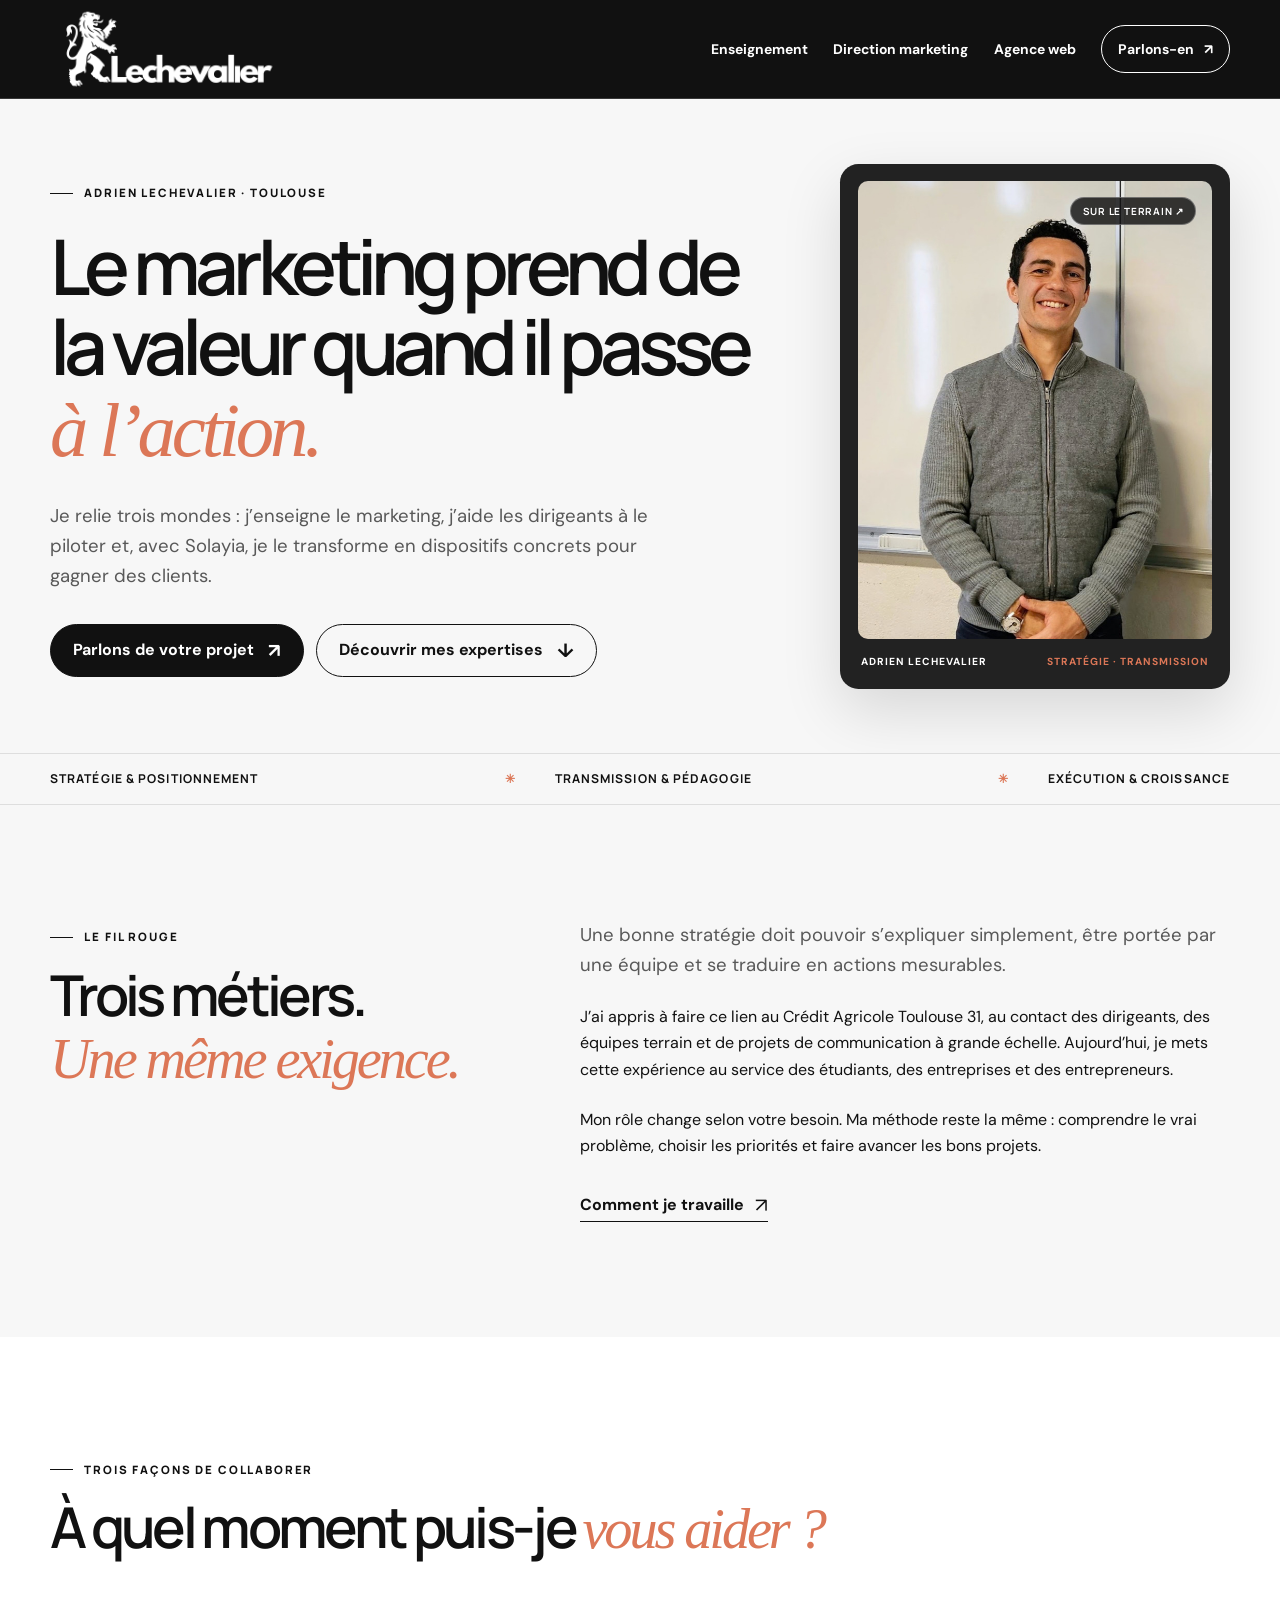
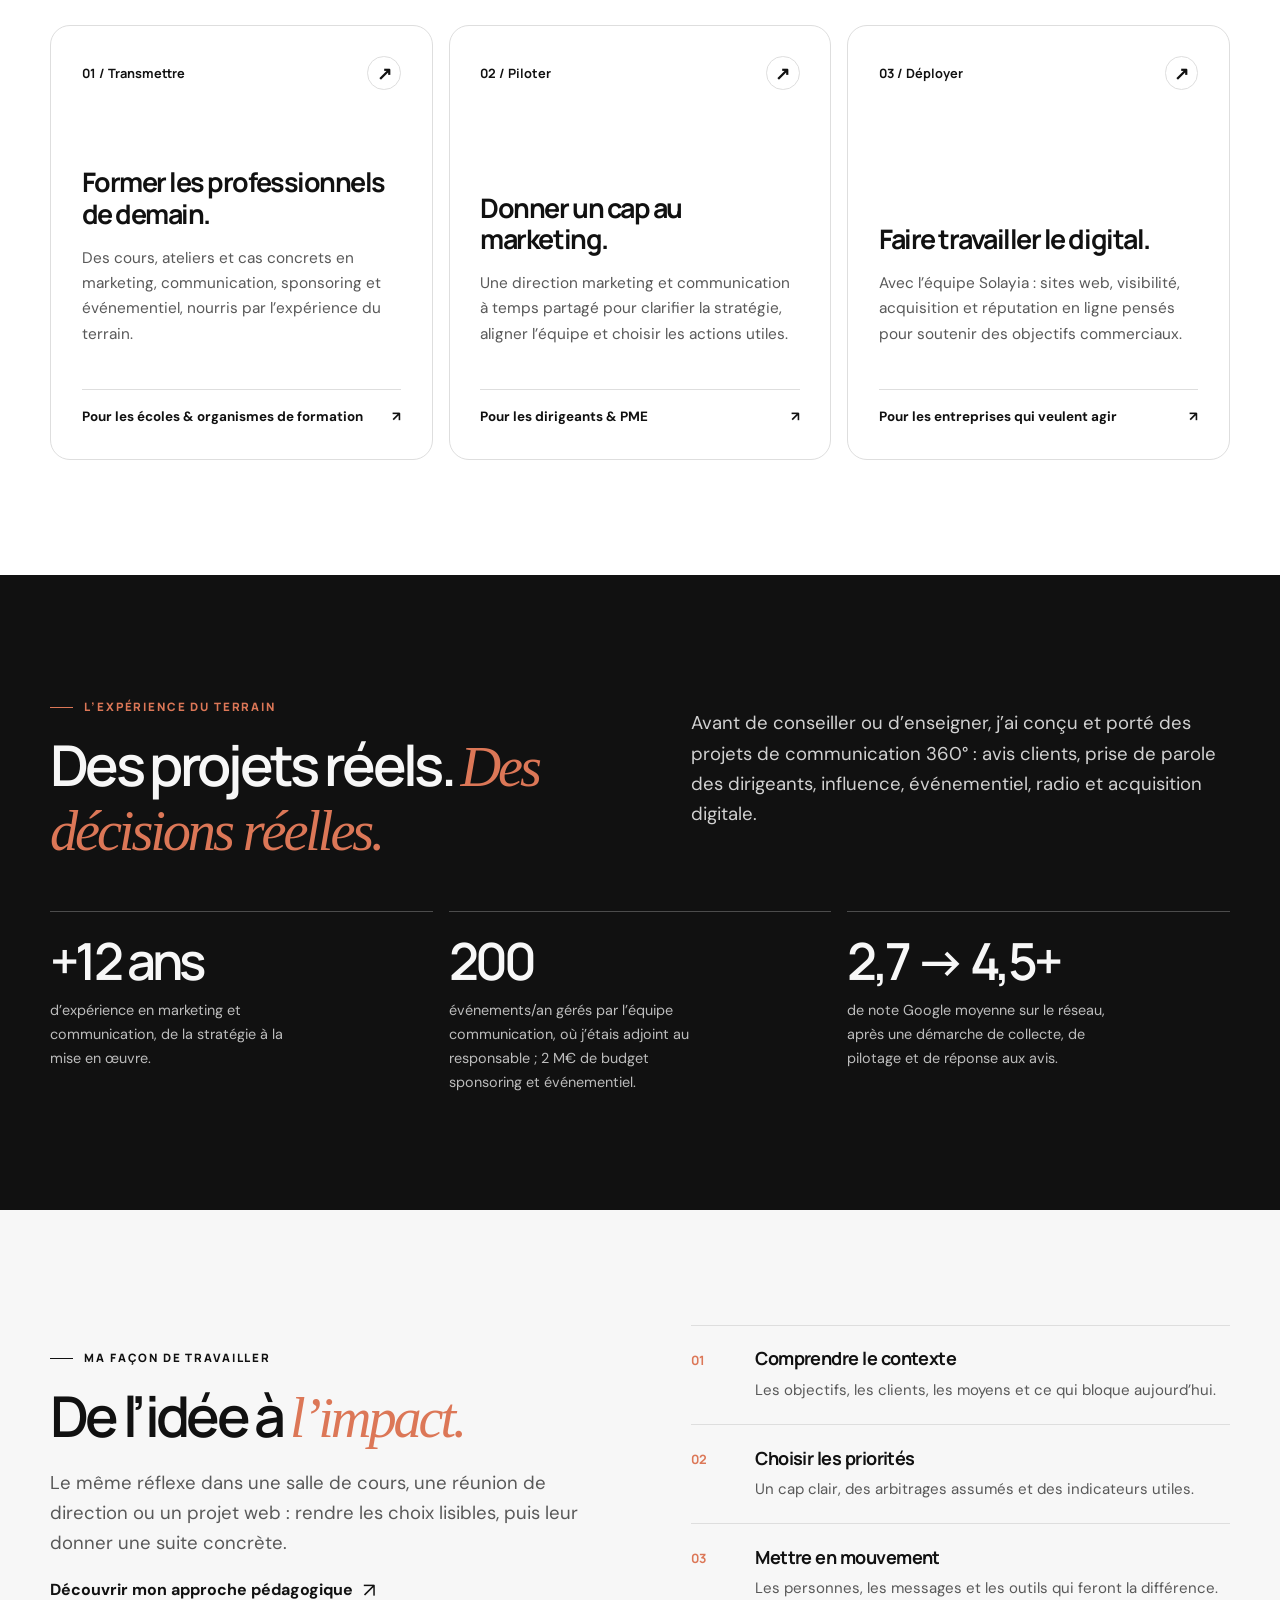
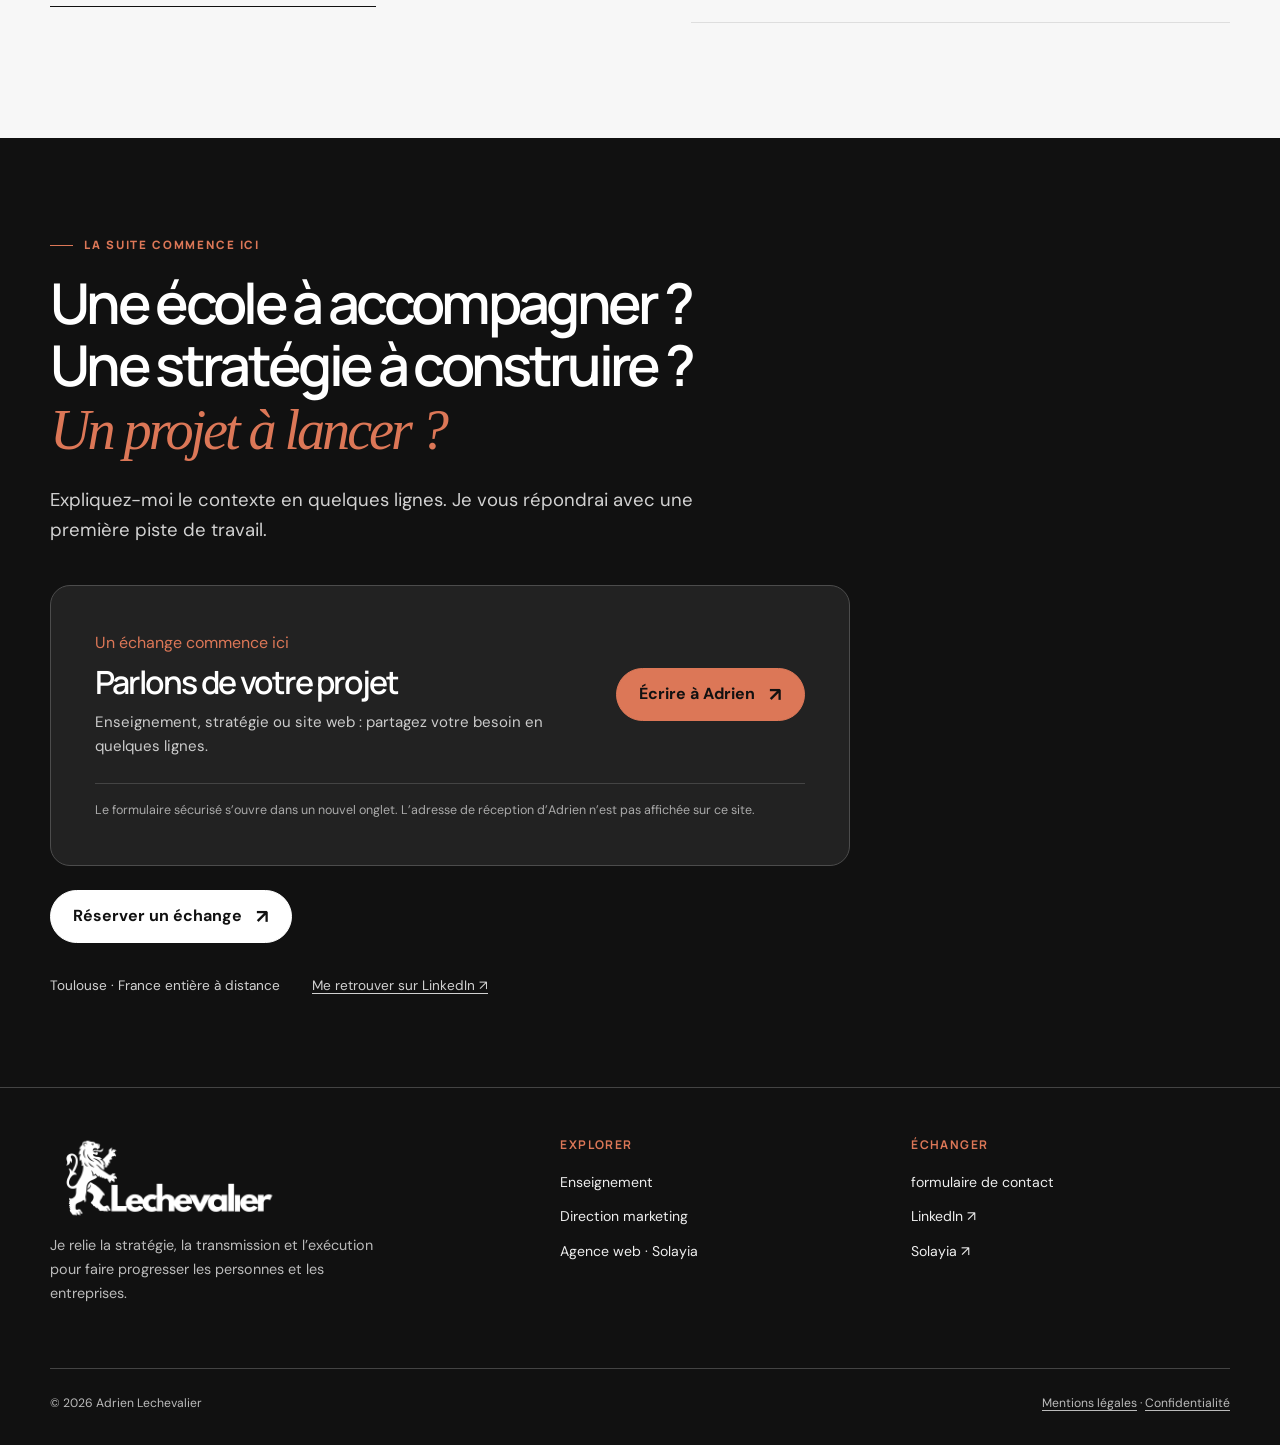
<file: index.html>
<!doctype html>
<html lang="fr">
<head>
  <meta charset="utf-8">
  <meta name="viewport" content="width=device-width, initial-scale=1">
  <meta name="theme-color" content="#f7f7f7">
  <meta name="description" content="Adrien Lechevalier : enseignant en marketing et communication, directeur marketing externalisé et cofondateur de l'agence web Solayia à Toulouse. Une stratégie qui se transmet et se concrétise.">
  <meta property="og:type" content="website">
  <meta property="og:title" content="Adrien Lechevalier — stratégie, transmission, exécution">
  <meta property="og:description" content="Enseignement, direction marketing externalisée et agence web : trois façons de faire avancer votre marketing.">
  <title>Adrien Lechevalier — Enseignant, directeur marketing externalisé & Solayia</title>
  <link rel="icon" type="image/png" href="assets/favicon.png">
  <link rel="preconnect" href="https://fonts.googleapis.com">
  <link rel="preconnect" href="https://fonts.gstatic.com" crossorigin>
  <link rel="stylesheet" href="styles.css?v=20260929-10">
  <script defer src="script.js?v=20260929-4"></script>
  <script type="application/ld+json">{"@context":"https://schema.org","@type":"Person","name":"Adrien Lechevalier","jobTitle":"Enseignant en marketing et directeur marketing externalisé","address":{"@type":"PostalAddress","addressLocality":"Toulouse","addressCountry":"FR"},"worksFor":{"@type":"Organization","name":"Solayia","url":"https://solayia.fr/"},"sameAs":["https://fr.linkedin.com/in/adrien-lechevalier"]}</script>
</head>
<body>
  <a class="skip-link" href="#contenu">Aller au contenu</a>
  <header class="site-header">
    <div class="container nav-wrap">
      <a class="brand" href="index.html" aria-label="Adrien Lechevalier, accueil"><span class="brand-lockup"><img class="brand-logo" src="assets/logo-adrien-2026.png" alt="" width="2000" height="2000"></span></a>
      <nav class="desktop-nav" aria-label="Navigation principale">
        <a href="enseignant.html">Enseignement</a><a href="direction-marketing.html">Direction marketing</a><a href="agence-web.html">Agence web</a><a class="nav-cta" href="#contact">Parlons-en <span aria-hidden="true">↗</span></a>
      </nav>
      <button class="menu-toggle" type="button" aria-label="Ouvrir le menu" aria-controls="menu-mobile" aria-expanded="false"><span></span></button>
    </div>
    <nav class="mobile-nav" id="menu-mobile" aria-label="Navigation mobile"><a href="index.html" aria-current="page">Accueil</a><a href="enseignant.html">Enseignement</a><a href="direction-marketing.html">Direction marketing</a><a href="agence-web.html">Agence web</a><a href="#contact">Parlons de votre projet ↗</a></nav>
  </header>

  <main id="contenu">
    <section class="hero">
      <div class="container hero-grid">
        <div class="hero-copy">
          <span class="eyebrow">Adrien Lechevalier · Toulouse</span>
          <h1 class="display">Le marketing prend de la valeur quand il passe <em>à l’action.</em></h1>
          <p class="lead">Je relie trois mondes : j’enseigne le marketing, j’aide les dirigeants à le piloter et, avec Solayia, je le transforme en dispositifs concrets pour gagner des clients.</p>
          <div class="button-row"><a class="button" href="#contact">Parlons de votre projet <span class="arrow" aria-hidden="true">↗</span></a><a class="button button--outline" href="#expertises">Découvrir mes expertises <span class="arrow" aria-hidden="true">↓</span></a></div>
        </div>
        <div class="hero-art"><div class="portrait-frame"><img class="hero-portrait" src="assets/portrait-adrien-lechevalier.jpg" alt="Portrait d’Adrien Lechevalier" width="683" height="884" fetchpriority="high"><span class="portrait-tag">Sur le terrain ↗</span></div><div class="portrait-caption"><span>Adrien Lechevalier</span><span>Stratégie · Transmission</span></div></div>
      </div>
    </section>
    <div class="ticker"><div class="container ticker-inner"><span>Stratégie & positionnement</span><span>Transmission & pédagogie</span><span>Exécution & croissance</span></div></div>

    <section class="section" aria-labelledby="fil-rouge">
      <div class="container intro-grid">
        <div><span class="eyebrow">Le fil rouge</span><h2 class="section-title" id="fil-rouge">Trois métiers.<br><em>Une même exigence.</em></h2></div>
        <div><p class="lead">Une bonne stratégie doit pouvoir s’expliquer simplement, être portée par une équipe et se traduire en actions mesurables.</p><p>J’ai appris à faire ce lien au Crédit Agricole Toulouse 31, au contact des dirigeants, des équipes terrain et de projets de communication à grande échelle. Aujourd’hui, je mets cette expérience au service des étudiants, des entreprises et des entrepreneurs.</p><p>Mon rôle change selon votre besoin. Ma méthode reste la même : comprendre le vrai problème, choisir les priorités et faire avancer les bons projets.</p><a class="text-link" href="direction-marketing.html">Comment je travaille <span class="arrow" aria-hidden="true">↗</span></a></div>
      </div>
    </section>

    <section class="section surface" id="expertises" aria-labelledby="expertises-titre">
      <div class="container"><span class="eyebrow">Trois façons de collaborer</span><h2 class="section-title" id="expertises-titre">À quel moment puis-je <em>vous aider ?</em></h2><div class="work-grid">
        <a class="work-card" href="enseignant.html"><span class="card-number">01 / Transmettre <span class="card-arrow" aria-hidden="true">↗</span></span><h3>Former les professionnels de demain.</h3><p>Des cours, ateliers et cas concrets en marketing, communication, sponsoring et événementiel, nourris par l’expérience du terrain.</p><span class="card-footer">Pour les écoles & organismes de formation <span aria-hidden="true">↗</span></span></a>
        <a class="work-card" href="direction-marketing.html"><span class="card-number">02 / Piloter <span class="card-arrow" aria-hidden="true">↗</span></span><h3>Donner un cap au marketing.</h3><p>Une direction marketing et communication à temps partagé pour clarifier la stratégie, aligner l’équipe et choisir les actions utiles.</p><span class="card-footer">Pour les dirigeants & PME <span aria-hidden="true">↗</span></span></a>
        <a class="work-card" href="agence-web.html"><span class="card-number">03 / Déployer <span class="card-arrow" aria-hidden="true">↗</span></span><h3>Faire travailler le digital.</h3><p>Avec l’équipe Solayia : sites web, visibilité, acquisition et réputation en ligne pensés pour soutenir des objectifs commerciaux.</p><span class="card-footer">Pour les entreprises qui veulent agir <span aria-hidden="true">↗</span></span></a>
      </div></div>
    </section>

    <section class="section dark" aria-labelledby="terrain">
      <div class="container"><div class="split"><div><span class="eyebrow">L’expérience du terrain</span><h2 class="section-title" id="terrain">Des projets réels. <em>Des décisions réelles.</em></h2></div><p class="lead">Avant de conseiller ou d’enseigner, j’ai conçu et porté des projets de communication 360° : avis clients, prise de parole des dirigeants, influence, événementiel, radio et acquisition digitale.</p></div><div class="evidence-grid"><div class="evidence"><strong>+12 ans</strong><span>d’expérience en marketing et communication, de la stratégie à la mise en œuvre.</span></div><div class="evidence"><strong>200</strong><span>événements/an gérés par l’équipe communication, où j’étais adjoint au responsable ; 2 M€ de budget sponsoring et événementiel.</span></div><div class="evidence"><strong>2,7 → 4,5+</strong><span>de note Google moyenne sur le réseau, après une démarche de collecte, de pilotage et de réponse aux avis.</span></div></div>
    </section>

    <section class="section" aria-labelledby="methode"><div class="container split split--align"><div><span class="eyebrow">Ma façon de travailler</span><h2 class="section-title" id="methode">De l’idée à <em>l’impact.</em></h2><p class="lead">Le même réflexe dans une salle de cours, une réunion de direction ou un projet web : rendre les choix lisibles, puis leur donner une suite concrète.</p><a class="text-link" href="enseignant.html">Découvrir mon approche pédagogique <span class="arrow" aria-hidden="true">↗</span></a></div><ol class="steps"><li><div><h3>Comprendre le contexte</h3><p>Les objectifs, les clients, les moyens et ce qui bloque aujourd’hui.</p></div></li><li><div><h3>Choisir les priorités</h3><p>Un cap clair, des arbitrages assumés et des indicateurs utiles.</p></div></li><li><div><h3>Mettre en mouvement</h3><p>Les personnes, les messages et les outils qui feront la différence.</p></div></li></ol></div></section>

    <section class="contact-band dark-band" aria-labelledby="contact"><div class="container"><span class="eyebrow">La suite commence ici</span><h2 class="section-title" id="contact">Une école à accompagner ?<br>Une stratégie à construire ?<br><em>Un projet à lancer ?</em></h2><p class="lead">Expliquez-moi le contexte en quelques lignes. Je vous répondrai avec une première piste de travail.</p><div class="contact-card">
  <div><span class="small-title">Un échange commence ici</span><h3>Parlons de votre projet</h3><p>Enseignement, stratégie ou site web : partagez votre besoin en quelques lignes.</p></div>
  <a class="button button--accent" href="https://formsubmit.co/el/xemexu/?subject=Demande%20depuis%20le%20site%20Adrien%20Lechevalier" target="_blank" rel="noopener noreferrer">Écrire à Adrien <span class="arrow" aria-hidden="true">↗</span></a>
  <p class="contact-note">Le formulaire sécurisé s’ouvre dans un nouvel onglet. L’adresse de réception d’Adrien n’est pas affichée sur ce site.</p>
</div><div class="button-row"><a class="button button--light" href="https://calendar.app.google/M3RFtpdJPuUSrRJf7" target="_blank" rel="noopener noreferrer">Réserver un échange <span class="arrow" aria-hidden="true">↗</span></a></div><div class="contact-meta"><span>Toulouse · France entière à distance</span><a href="https://fr.linkedin.com/in/adrien-lechevalier" target="_blank" rel="noopener noreferrer">Me retrouver sur LinkedIn ↗</a></div></div></section>
  </main>

  <footer class="site-footer"><div class="container"><div class="footer-grid"><div class="footer-brand"><span class="footer-lockup"><img class="footer-logo" src="assets/logo-adrien-2026.png" alt="Adrien Lechevalier" width="2000" height="2000" loading="lazy"></span><p>Je relie la stratégie, la transmission et l’exécution pour faire progresser les personnes et les entreprises.</p></div><div><h3>Explorer</h3><ul><li><a href="enseignant.html">Enseignement</a></li><li><a href="direction-marketing.html">Direction marketing</a></li><li><a href="agence-web.html">Agence web · Solayia</a></li></ul></div><div><h3>Échanger</h3><ul><li><a href="#contact">formulaire de contact</a></li><li><a href="https://fr.linkedin.com/in/adrien-lechevalier" target="_blank" rel="noopener noreferrer">LinkedIn ↗</a></li><li><a href="https://solayia.fr/" target="_blank" rel="noopener noreferrer">Solayia ↗</a></li></ul></div></div><div class="footer-bottom"><span>© <span data-year>2026</span> Adrien Lechevalier</span><span><a href="mentions-legales.html">Mentions légales</a> · <a href="confidentialite.html">Confidentialité</a></span></div></div></footer>
</body>
</html>
</file>
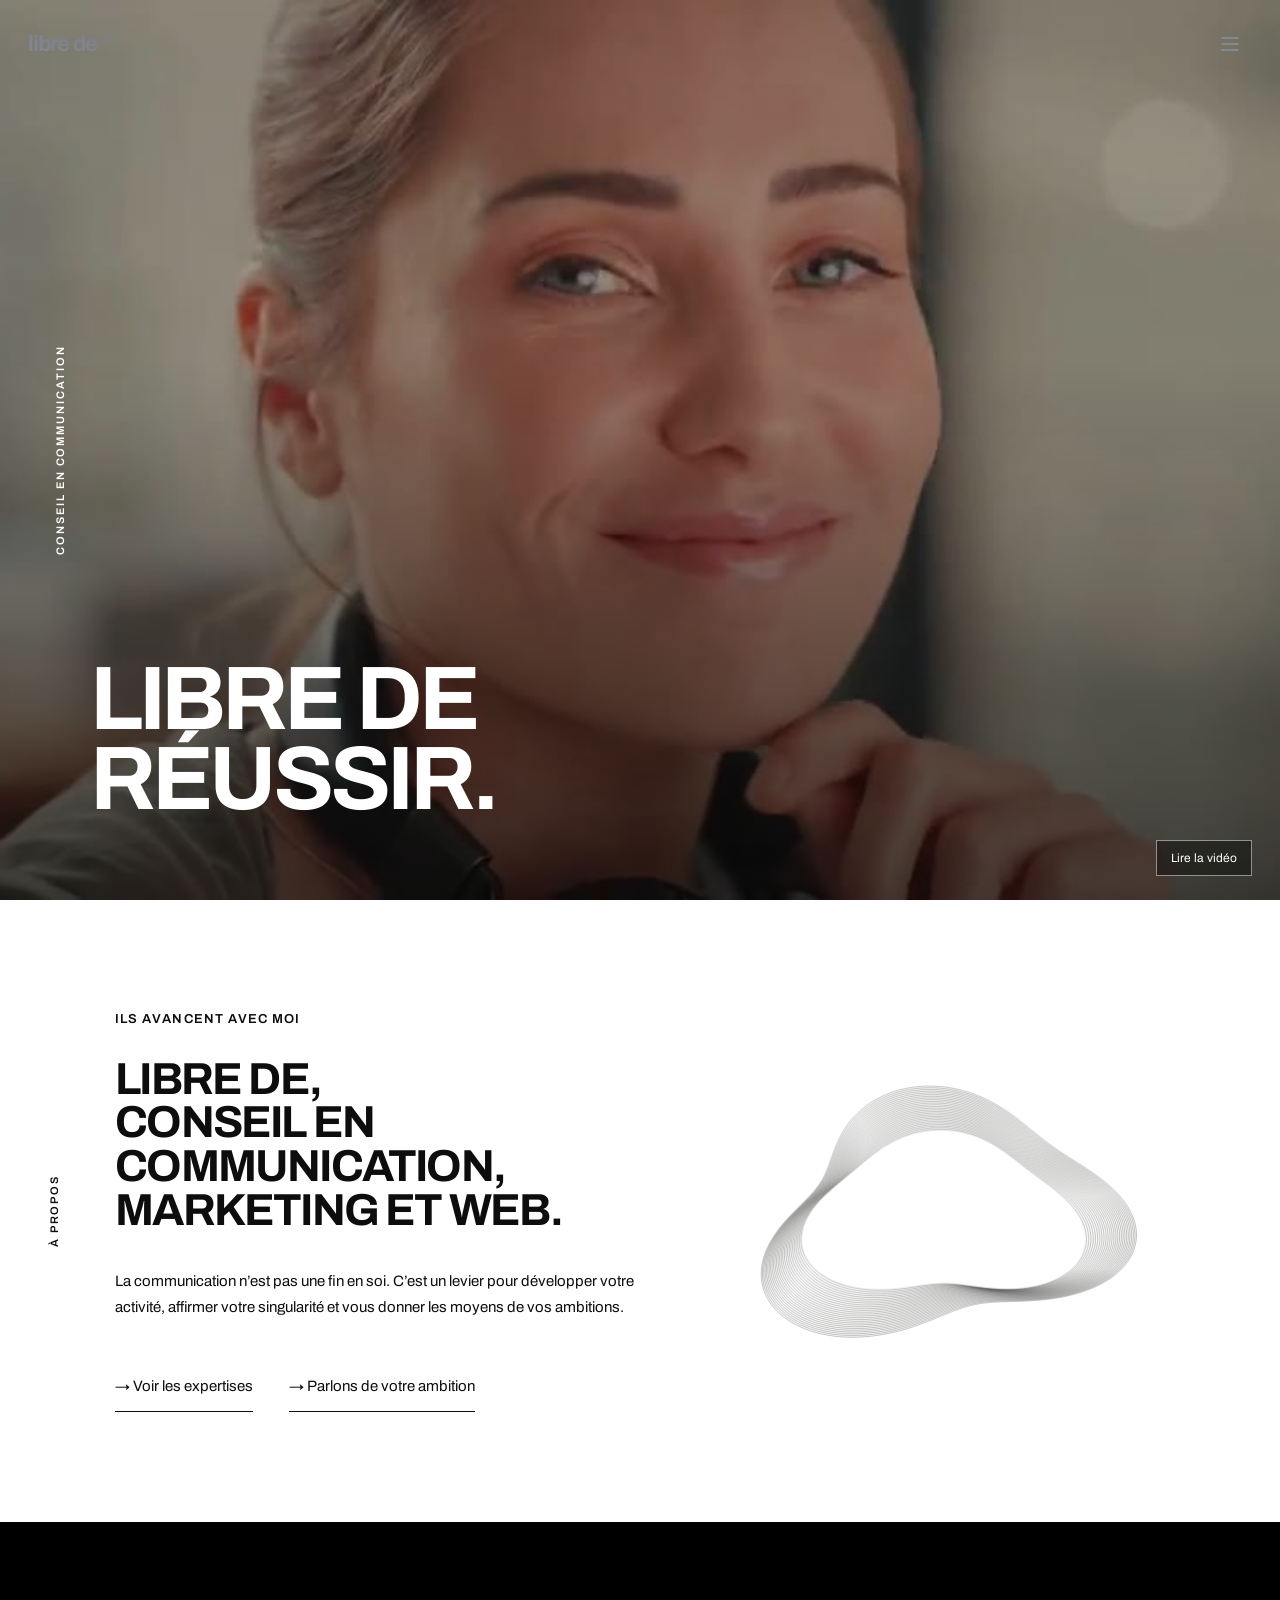
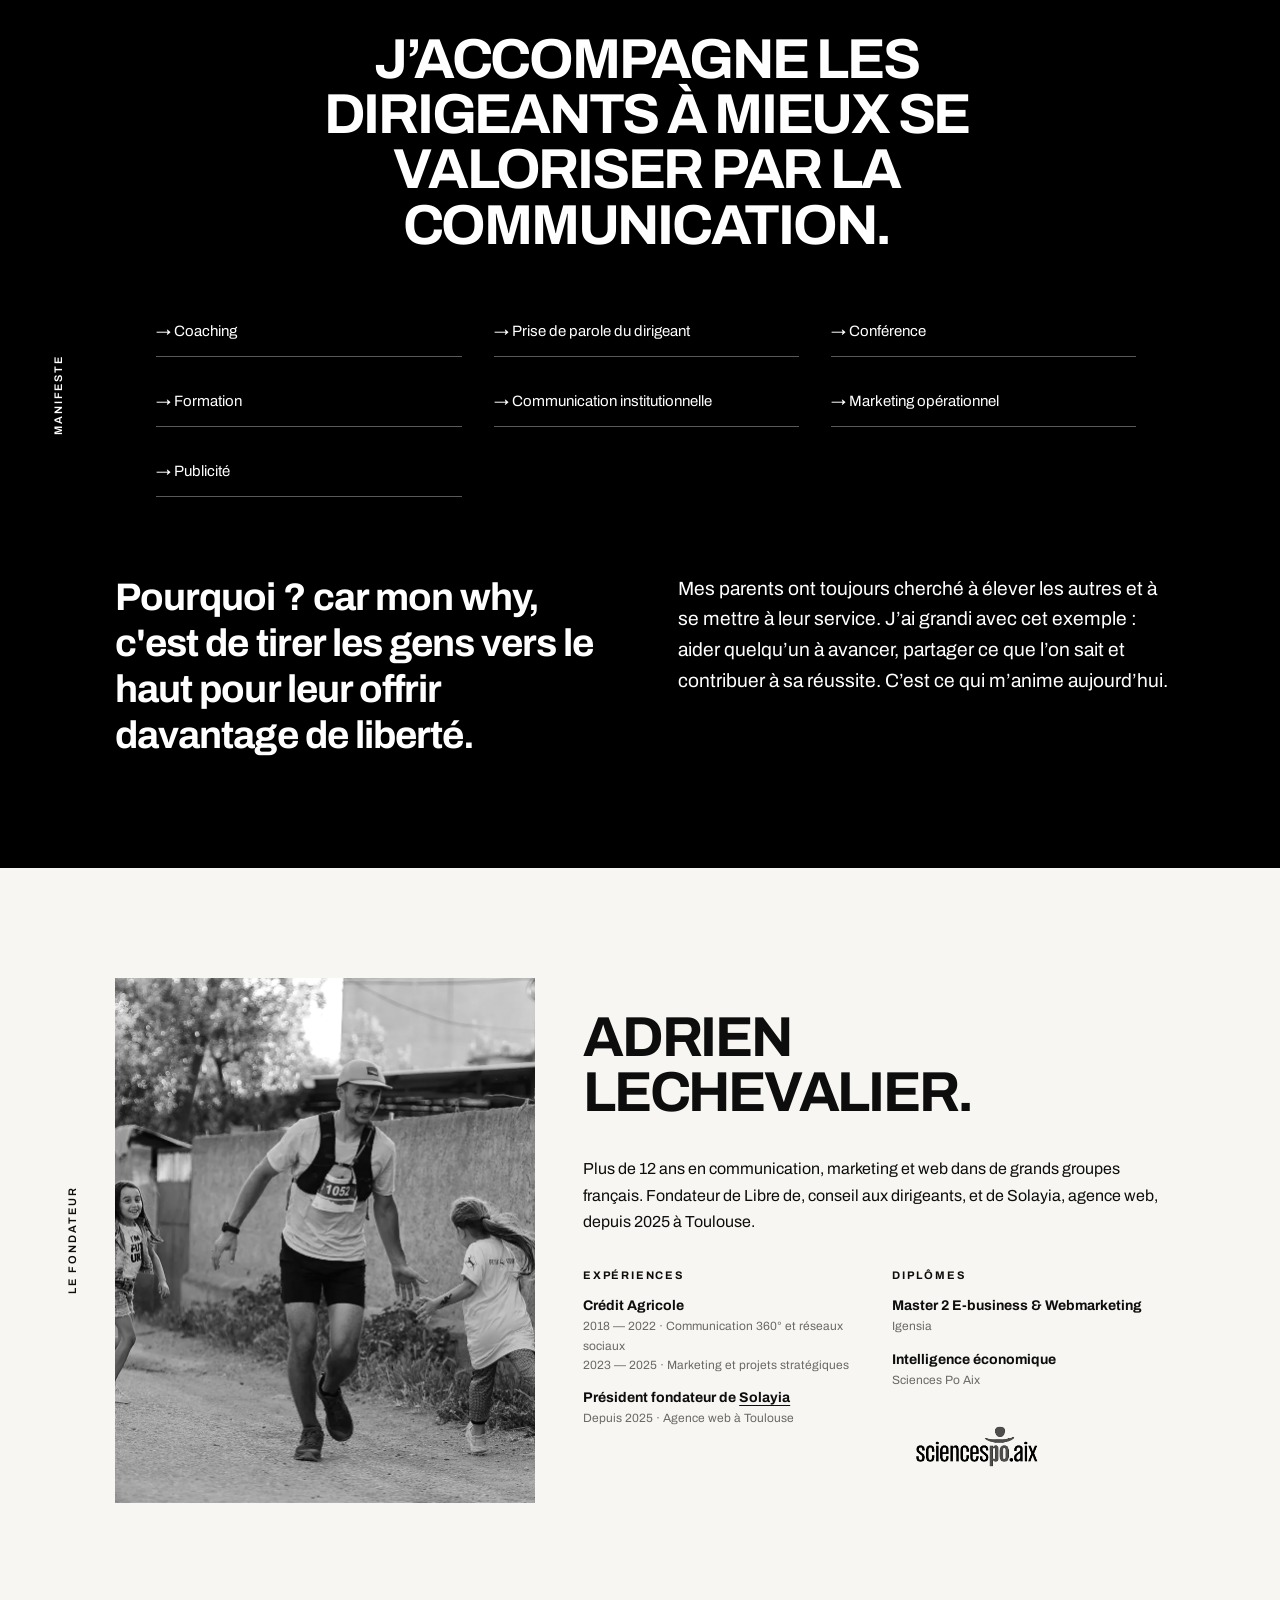
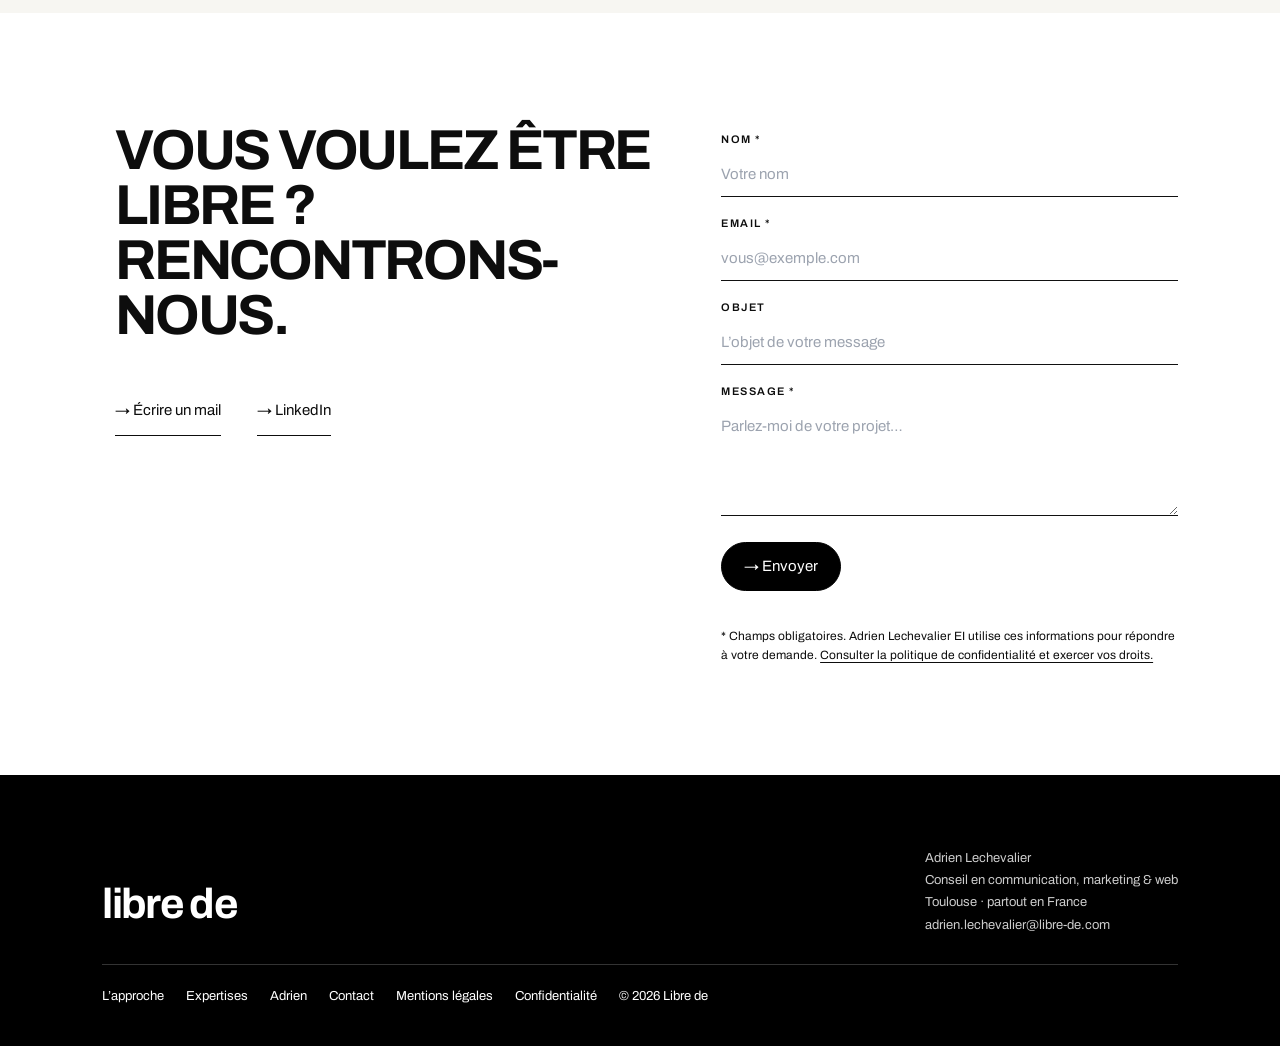
<file: libre-de/index.html>
<!DOCTYPE html>
<html lang="fr">
 <head>
  <meta charset="utf-8"/>
  <meta content="width=device-width, initial-scale=1" name="viewport"/>
  <link as="image" href="assets/hero-poster-20261002-new.jpg" rel="preload"/>
  <title>
   Libre de — Adrien Lechevalier | Communication, marketing &amp; web
  </title>
  <meta content="Adrien Lechevalier accompagne les dirigeants à mieux se valoriser par la communication. Communication, marketing et web." name="description"/>
  <meta content="Libre de — Adrien Lechevalier | Communication, marketing &amp; web" property="og:title"/>
  <meta content="Adrien Lechevalier accompagne les dirigeants à mieux se valoriser par la communication. Communication, marketing et web." property="og:description"/>
  <meta content="website" property="og:type"/>
  <meta content="summary" name="twitter:card"/>
  <meta content="Libre de — Adrien Lechevalier | Communication, marketing &amp; web" name="twitter:title"/>
  <meta content="Adrien Lechevalier accompagne les dirigeants à mieux se valoriser par la communication. Communication, marketing et web." name="twitter:description"/>
  <link href="https://libre-de.com/" rel="canonical"/>
  <meta content="https://libre-de.com/" property="og:url"/>
  <link href="favicon.ico?v=20261007-anneau" rel="icon" type="image/x-icon" sizes="16x16 32x32 48x48 64x64 256x256"/>
  <link href="favicon-anneau-32.png" rel="icon" type="image/png" sizes="32x32"/>
  <link href="favicon-anneau-256.png" rel="icon" type="image/png" sizes="256x256"/>
  <link href="apple-touch-icon.png?v=20261007-anneau" rel="apple-touch-icon" sizes="180x180"/>
  <link href="https://fonts.googleapis.com" rel="preconnect"/>
  <link crossorigin="anonymous" href="https://fonts.gstatic.com" rel="preconnect"/>
  <link href="assets/original.css" rel="stylesheet"/>
  <link href="https://fonts.googleapis.com/css2?family=Archivo:wght@400;500;600;700&amp;display=swap" rel="stylesheet"/>
  <link href="styles.css?v=20261002-2" rel="stylesheet"/>

  <style>
   #approche .about-layout { display:grid; grid-template-columns:minmax(0,1.15fr) minmax(0,1fr); gap:clamp(24px,4vw,70px); align-items:center; }
   #approche .about-copy { min-width:0; }
   #approche .about-copy .display { font-size:clamp(32px,3.5vw,58px); }
   #approche .about-copy .link-row { flex-wrap:wrap; }
   #libre-about-art { min-width:0; width:100%; }
   #libre-about-art .organic-stage { width:100%; aspect-ratio:1.4; min-height:260px; }
   #libre-about-art canvas { display:block; width:100%; height:100%; }
   @media(max-width:900px) { #approche .about-layout { grid-template-columns:1fr; gap:20px; } #libre-about-art { max-width:620px; margin-inline:auto; } }
   #expertises .why-layout { display:grid; grid-template-columns:minmax(0,1fr) minmax(0,1fr); gap:clamp(32px,5vw,80px); align-items:start; margin-top:clamp(48px,6vw,88px); }
   #expertises .why-heading { margin:0; font-family:inherit; font-size:clamp(26px,3vw,42px); font-weight:700; line-height:1.2; letter-spacing:-0.025em; text-align:left; }
   #expertises .why-story { margin:0; font-family:inherit; font-size:clamp(18px,1.5vw,22px); font-weight:400; line-height:1.6; text-align:left; }
   @media(max-width:760px) { #expertises .why-layout { grid-template-columns:1fr; gap:24px; } }
  </style>
 </head>
 <body>
  <div id="root">
   <header class="site-header">
    <a aria-label="Libre de — accueil" class="brand" href="#accueil">
     libre de
     <span>
      ®
     </span>
    </a>
    <button aria-controls="navigation" aria-expanded="false" aria-label="Ouvrir le menu" class="menu-toggle">
     <svg class="lucide lucide-menu" fill="none" height="24" stroke="currentColor" stroke-linecap="round" stroke-linejoin="round" stroke-width="1.5" viewbox="0 0 24 24" width="24" xmlns="http://www.w3.org/2000/svg">
      <line x1="4" x2="20" y1="12" y2="12">
      </line>
      <line x1="4" x2="20" y1="6" y2="6">
      </line>
      <line x1="4" x2="20" y1="18" y2="18">
      </line>
     </svg>
    </button>
   </header>
   <nav aria-label="Navigation principale" class="nav-overlay" hidden="" id="navigation">
    <button aria-label="Fermer le menu" class="nav-close">
     ✕
    </button>
    <a href="#approche">
     L’approche
    </a>
    <a href="#expertises">
     Les expertises
    </a>
    <a href="#adrien">
     Adrien Lechevalier
    </a>
    <a href="#contact">
     Contact
    </a>
   </nav>
   <main>
    <section class="hero" id="accueil">
     <video aria-hidden="true" autoplay="" class="hero-video" loop="" muted="" playsinline="" poster="assets/hero-poster-20261002-new.jpg" preload="metadata" tabindex="-1">
      <source src="assets/hero-20261002-new.mp4" type="video/mp4"/>
     </video>
     <div aria-hidden="true" class="hero-shade">
     </div>
     <span class="side-label">
      Conseil en communication
     </span>
     <h1>
      <span class="hero-prefix">
       Libre de
      </span>
      <em class="word-swap">
       réussir.
      </em>
     </h1>
    </section>
    <section class="section" id="approche">
     <span class="side-label">
      À propos
     </span>
     <div class="about-layout">
      <div class="about-copy">
     <p class="kicker">
      Ils avancent avec moi
     </p>
     <h2 class="display">
      Libre de,
      <br/>
      conseil en communication, marketing et web.
     </h2>
     <div class="two-col">
      <p>
       La communication n’est pas une fin en soi. C’est un levier pour développer votre activité, affirmer votre singularité et vous donner les moyens de vos ambitions.
      </p>
     </div>
     <div class="link-row">
      <a class="arrow-link" href="#expertises">
       → Voir les expertises
      </a>
      <a class="arrow-link" href="#contact">
       → Parlons de votre ambition
      </a>
     </div>
      </div>
     <div id="libre-about-art">
      <div class="organic-stage"><canvas role="img" aria-label="Une forme organique se transforme en phare et diffuse sa lumière."></canvas></div>
     </div>
     </div>
    </section>
    <section class="section section--black" id="expertises">
     <span class="side-label">
      Manifeste
     </span>
     <h2 class="display manifesto">
      <span>J’accompagne les dirigeants à mieux se valoriser par la communication.</span>
     </h2>
     <div class="expertise-grid">
      <a href="#contact">
       →
       <!-- -->
       Coaching
      </a>
      <a href="#contact">
       →
       <!-- -->
       Prise de parole du dirigeant
      </a>
      <a href="#contact">
       → Conférence
      </a>
      <a href="#contact">
       →
       <!-- -->
       Formation
      </a>
      <a href="#contact">
       →
       <!-- -->
       Communication institutionnelle
      </a>
      <a href="#contact">
       →
       <!-- -->
       Marketing opérationnel
      </a>
      <a href="#contact">
       →
       <!-- -->
       Publicité
      </a>
     </div>
     <div class="why-layout">
      <h2 class="why-heading">Pourquoi ? car mon why, c'est de tirer les gens vers le haut pour leur offrir davantage de liberté.</h2>
      <p class="why-story">Mes parents ont toujours cherché à élever les autres et à se mettre à leur service. J’ai grandi avec cet exemple : aider quelqu’un à avancer, partager ce que l’on sait et contribuer à sa réussite. C’est ce qui m’anime aujourd’hui.</p>
     </div>
    </section>
    <section class="section section--paper" id="adrien">
     <span class="side-label">
      Le fondateur
     </span>
     <div class="portrait-wrap">
      <img alt="Adrien Lechevalier, en course, entouré de deux enfants" class="portrait" src="assets/adrien.webp"/>
      <div class="portrait-copy">
       <h2 class="display">
        Adrien Lechevalier.
       </h2>
       <p class="lede">
        Plus de 12 ans en communication, marketing et web dans de grands groupes français. Fondateur de Libre de, conseil aux dirigeants, et de Solayia, agence web, depuis 2025 à Toulouse.
       </p>
       <div class="facts">
        <div>
         <h3>
          Expériences
         </h3>
         <p>
          <strong>
           Crédit Agricole
          </strong>
          <span>
           2018 — 2022 · Communication 360° et réseaux sociaux
          </span>
          <span>
           2023 — 2025 · Marketing et projets stratégiques
          </span>
         </p>
         <p>
          <strong>
           Président fondateur de
           <a href="https://solayia.fr/" rel="noopener noreferrer" target="_blank">
            Solayia
           </a>
          </strong>
          <span>
           Depuis 2025 · Agence web à Toulouse
          </span>
         </p>
        </div>
        <div>
         <h3>
          Diplômes
         </h3>
         <p>
          <strong>
           Master 2 E-business &amp; Webmarketing
          </strong>
          <span>
           Igensia
          </span>
         </p>
         <p>
          <strong>
           Intelligence économique
          </strong>
          <span>
           Sciences Po Aix
          </span>
          <img alt="Sciences Po Aix" class="school-logo" height="323" loading="lazy" src="assets/sciences-po-aix.png" width="619"/>
         </p>
        </div>
       </div>
      </div>
     </div>
    </section>
    <section class="section" id="contact">
     <div class="contact-grid">
      <div>
       <h2 class="display">
        Vous voulez être libre ?
        <br/>
        Rencontrons-nous.
       </h2>
       <div class="link-row">
        <a class="arrow-link" href="mailto:adrien.lechevalier@libre-de.com">
         → Écrire un mail
        </a>
        <a class="arrow-link" href="https://www.linkedin.com/in/adrien-lechevalier/" rel="noopener noreferrer" target="_blank">
         → LinkedIn
        </a>
       </div>
      </div>
      <form class="contact-form">
       <label style="position:absolute;left:-10000px" aria-hidden="true">Site web<input name="website" tabindex="-1" autocomplete="off"/></label>
       <label class="form-field">
        <span class="form-label">
         Nom *
        </span>
        <input maxlength="120" name="name" placeholder="Votre nom" required="" type="text"/>
       </label>
       <label class="form-field">
        <span class="form-label">
         Email *
        </span>
        <input name="email" placeholder="vous@exemple.com" required="" type="email"/>
       </label>
       <label class="form-field">
        <span class="form-label">
         Objet
        </span>
        <input maxlength="200" name="subject" placeholder="L’objet de votre message" type="text"/>
       </label>
       <label class="form-field">
        <span class="form-label">
         Message *
        </span>
        <textarea maxlength="5000" name="message" placeholder="Parlez-moi de votre projet…" required="" rows="4"></textarea>
       </label>
       <button class="submit" type="submit">
        →
        <!-- -->
        Envoyer
       </button>
       <p aria-live="polite" class="form-feedback" role="status">
       </p>
       <p class="form-privacy">
        * Champs obligatoires. Adrien Lechevalier EI utilise ces informations pour répondre à votre demande.
        <a href="confidentialite.html">
         Consulter la politique de confidentialité et exercer vos droits.
        </a>
       </p>
      </form>
     </div>
    </section>
    <footer class="footer">
     <div class="footer-top">
      <a class="footer-brand" href="#accueil">
       libre de
      </a>
      <p class="footer-meta">
       Adrien Lechevalier
       <br/>
       Conseil en communication, marketing &amp; web
       <br/>
       Toulouse · partout en France
       <br/>
       adrien.lechevalier@libre-de.com
      </p>
     </div>
     <div class="footer-links">
      <a href="#approche">
       L’approche
      </a>
      <a href="#expertises">
       Expertises
      </a>
      <a href="#adrien">
       Adrien
      </a>
      <a href="#contact">
       Contact
      </a>
      <a href="mentions-legales.html">
       Mentions légales
      </a>
      <a href="confidentialite.html">
       Confidentialité
      </a>
      <span>
       ©
       <!-- -->
       2026
       <!-- -->
       Libre de
      </span>
     </div>
    </footer>
   </main>
  </div>
  <!--$-->
  <!--$-->
  <!--/$-->
  <!--/$-->
  <script defer="" src="script.js?v=20261005-contact">
  </script>
  <script>
(()=>{
const root=document.getElementById('libre-about-art'),canvas=root.querySelector('canvas'),ctx=canvas.getContext('2d');
const N=440,L=27,TAU=Math.PI*2;
// Contour continu : pointe, lanterne, galerie, tour et socle.
const vertices=[[0,-208],[42,-177],[30,-177],[30,-133],[49,-133],[49,-119],[30,-119],[57,171],[72,171],[72,188],[-72,188],[-72,171],[-57,171],[-30,-119],[-49,-119],[-49,-133],[-30,-133],[-30,-177],[-42,-177],[0,-208]];
const lengths=[0];for(let i=1;i<vertices.length;i++)lengths.push(lengths[i-1]+Math.hypot(vertices[i][0]-vertices[i-1][0],vertices[i][1]-vertices[i-1][1]));
const total=lengths.at(-1),target=[];for(let i=0;i<N;i++){let d=i/N*total,j=1;while(lengths[j]<d)j++;const f=(d-lengths[j-1])/(lengths[j]-lengths[j-1]);target.push([vertices[j-1][0]*(1-f)+vertices[j][0]*f,vertices[j-1][1]*(1-f)+vertices[j][1]*f]);}
const ease=x=>{x=Math.max(0,Math.min(1,x));return x*x*x*(x*(x*6-15)+10)};
let w=800,h=590;function resize(){const bounds=canvas.getBoundingClientRect();w=bounds.width;h=bounds.height;const d=Math.min(devicePixelRatio||1,2);canvas.width=w*d;canvas.height=h*d;ctx.setTransform(d,0,0,d,0,0);draw(performance.now());}new ResizeObserver(resize).observe(root);
const motionQuery=matchMedia('(prefers-reduced-motion: reduce)');let reduced=motionQuery.matches,time=0,last=performance.now(),visible=true;
motionQuery.addEventListener('change',e=>{reduced=e.matches;draw(performance.now());});
new IntersectionObserver(entries=>{visible=entries[0].isIntersecting;},{rootMargin:'100px'}).observe(root);
function draw(now){const t=time,phase=t%18;let blend=phase<3?0:phase<8?ease((phase-3)/5):phase<13?1:phase<17?1-ease((phase-13)/4):0;if(reduced)blend=1;
ctx.clearRect(0,0,w,h);ctx.save();ctx.translate(w/2,h/2+12*w/800);ctx.scale(w/800,w/800);ctx.lineWidth=.72;
for(let k=0;k<L;k++){const q=k/(L-1),local=blend;ctx.beginPath();for(let i=0;i<N;i++){const a=i/N*TAU-Math.PI/2;const r=207+35*Math.sin(3*a+t*.42+q*.75)+20*Math.cos(2*a-t*.31+q*1.2);const band=(q-.5)*(63+22*Math.sin(3*a+t*.3));const x=(r+band)*Math.cos(a)*1.19,y=(r+band)*Math.sin(a)*.84;const s=1-q*.38;const tx=target[i][0]*s,ty=target[i][1]*s+q*13;const px=x*(1-local)+tx*local,py=y*(1-local)+ty*local;i?ctx.lineTo(px,py):ctx.moveTo(px,py);}ctx.closePath();ctx.strokeStyle=`rgba(34,34,32,${.7+blend*.1})`;ctx.stroke();}
const light=ease((blend-.82)/.18);if(light>0){const sweep=Math.sin(t*.7)*.13;for(let k=0;k<19;k++){const q=k/18,spread=(q-.5)*.43;ctx.beginPath();ctx.moveTo(33,-153+q*10);ctx.bezierCurveTo(115,-151+q*10,214,-154+(spread+sweep)*170,345,-149+(spread+sweep)*310);ctx.strokeStyle=`rgba(34,34,32,${light*(.25+.3*Math.sin(q*Math.PI))})`;ctx.stroke();ctx.beginPath();ctx.moveTo(-33,-153+q*10);ctx.bezierCurveTo(-115,-151+q*10,-214,-154+(spread-sweep)*170,-345,-149+(spread-sweep)*310);ctx.stroke();}
ctx.beginPath();ctx.ellipse(0,-149,9,5,0,0,TAU);ctx.fillStyle=`rgba(34,34,32,${light*.76})`;ctx.fill();}
ctx.restore();}
function frame(now){if(!root.isConnected)return;if(!reduced&&visible&&!document.hidden){time+=Math.min((now-last)/1000,.05);draw(now);}last=now;requestAnimationFrame(frame);}
resize();requestAnimationFrame(frame);
})();
</script>
 </body>
</html>
</file>
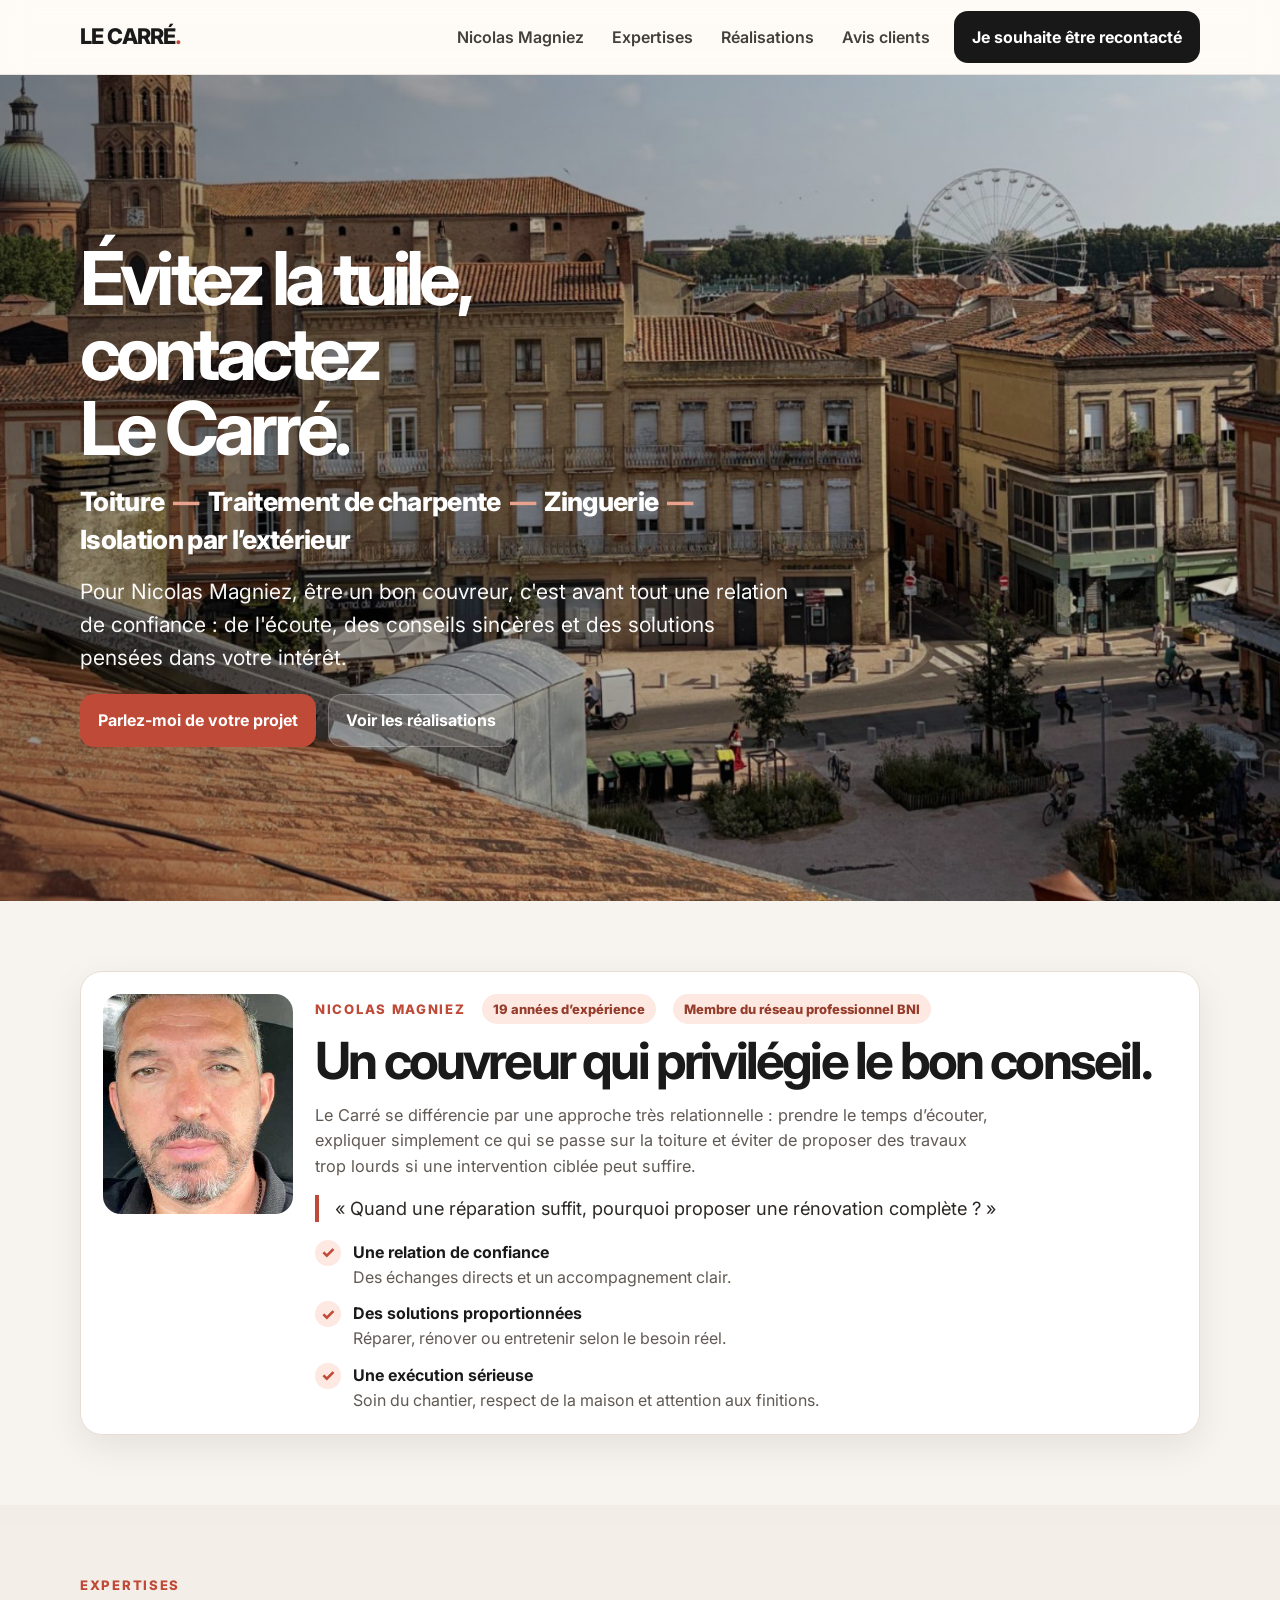
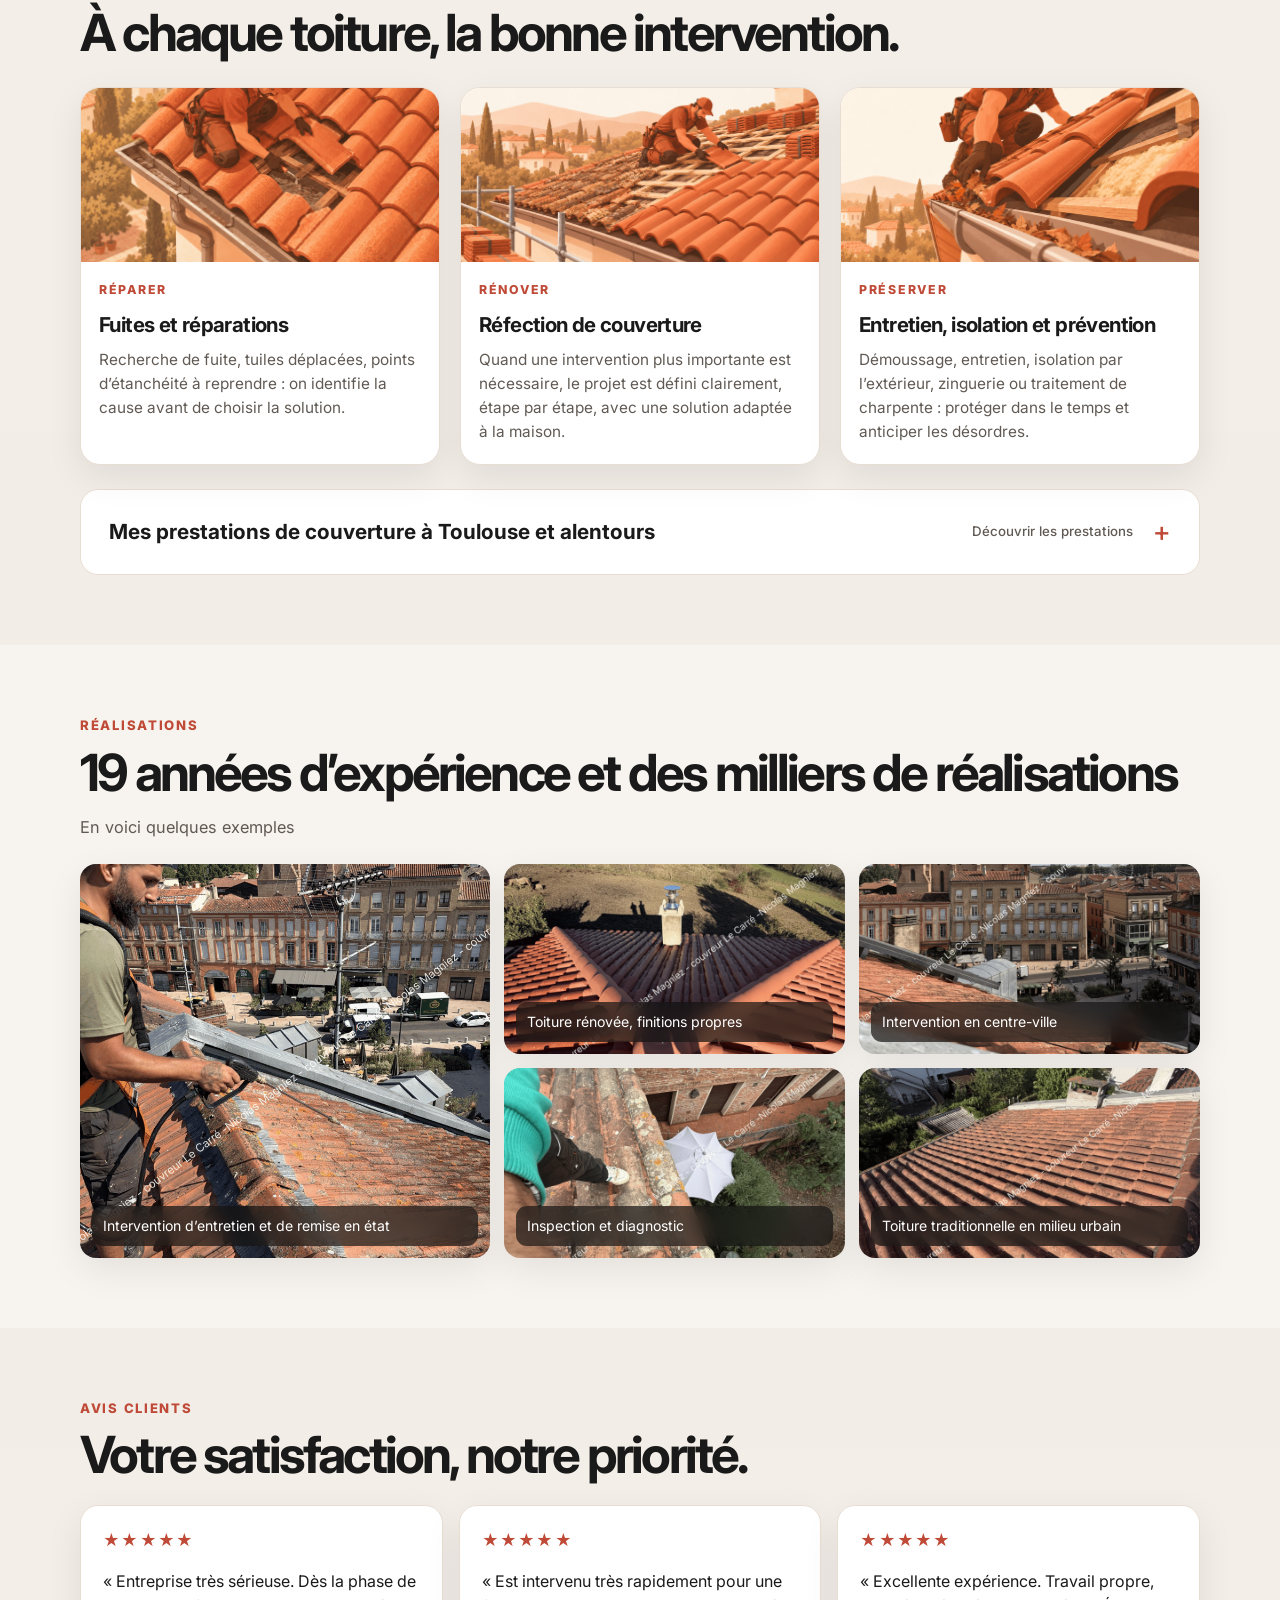
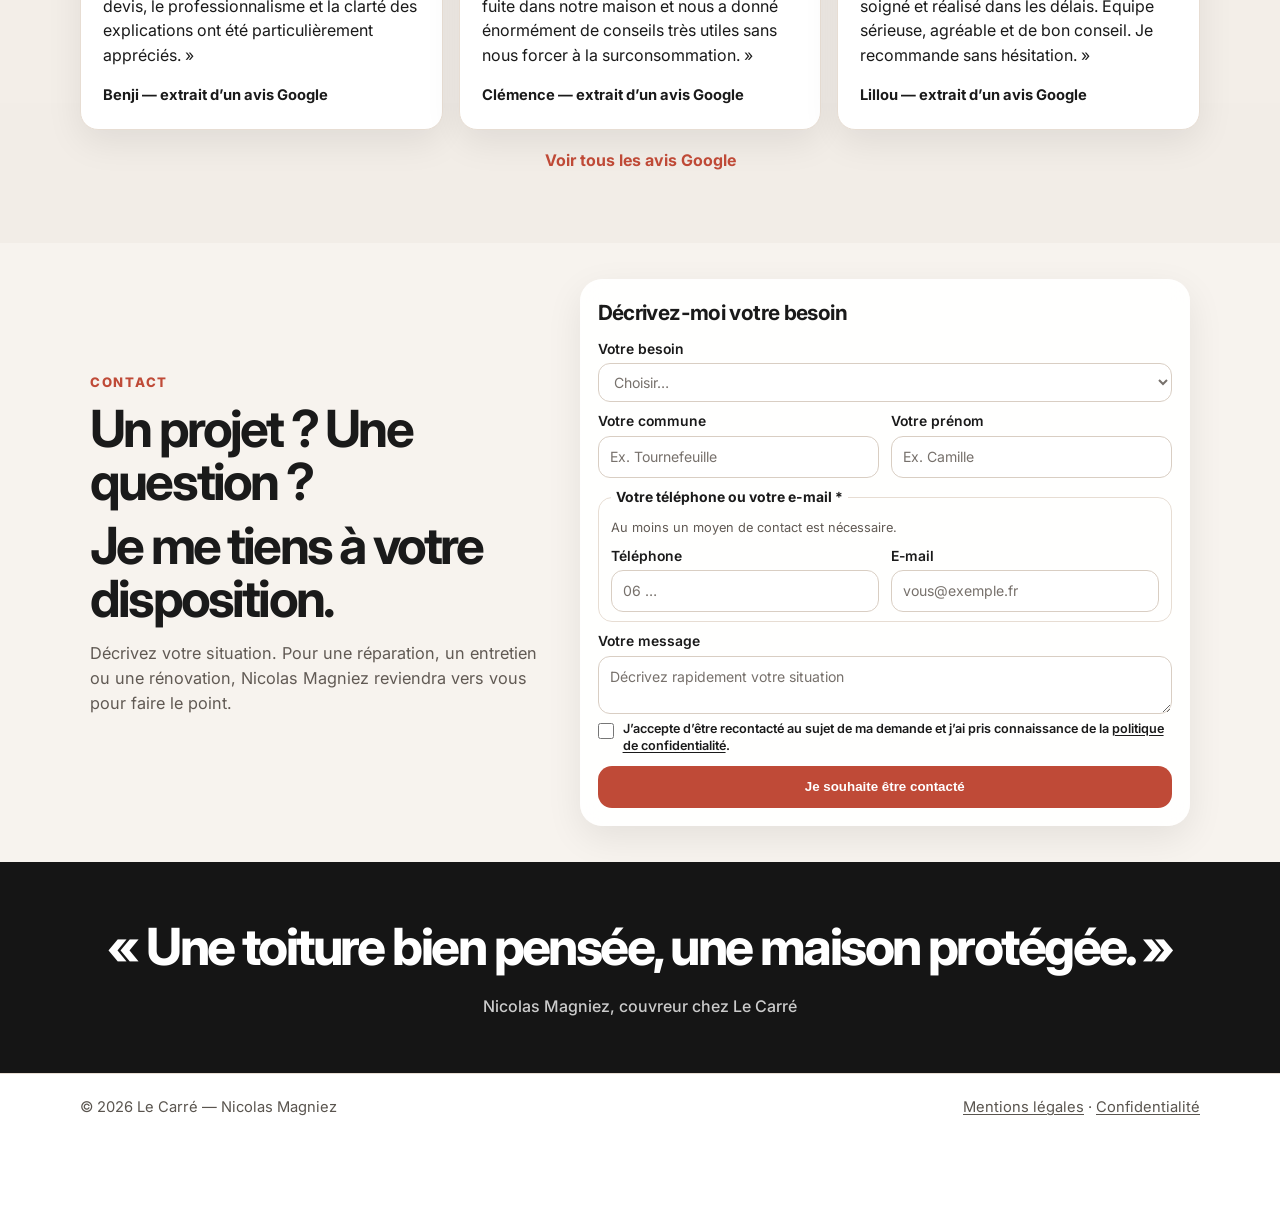
<file: nicolas-magniez/index.html>
<!doctype html>
<html lang="fr">
<head>
  <link rel="icon" type="image/svg+xml" href="assets/favicon-tuile.svg?v=2">
  <meta charset="utf-8">
  <meta name="viewport" content="width=device-width, initial-scale=1">
  <title>Couvreur à Toulouse | Réparation, rénovation toiture – Nicolas Magniez – Le Carré</title>
  <meta name="description" content="Nicolas Magniez, couvreur Le Carré : réparation, rénovation, traitement de charpente, zinguerie et isolation par l’extérieur à Toulouse, Muret, Auterive et dans le Lauragais.">
  <link rel="canonical" href="https://libre-de.github.io/adrien-lechevalier/nicolas-magniez/">
  <meta property="og:type" content="website">
  <meta property="og:title" content="Le Carré – Nicolas Magniez, couvreur à Toulouse">
  <meta property="og:description" content="Réparation, rénovation, traitement de charpente, zinguerie et isolation par l’extérieur. Des solutions pensées dans votre intérêt.">
  <meta property="og:url" content="https://libre-de.github.io/adrien-lechevalier/nicolas-magniez/">
  <meta property="og:image" content="https://libre-de.github.io/adrien-lechevalier/nicolas-magniez/assets/hero-poster.jpg">
  <meta name="theme-color" content="#bf4a37">
  <link rel="preload" as="image" href="assets/hero-poster.jpg" fetchpriority="high">
  <link rel="preconnect" href="https://fonts.googleapis.com">
  <link rel="preconnect" href="https://fonts.gstatic.com" crossorigin>
  <link rel="stylesheet" href="https://fonts.googleapis.com/css2?family=Inter:wght@400;500;600;700;800&display=swap" media="print" onload="this.media='all'">
  <noscript><link rel="stylesheet" href="https://fonts.googleapis.com/css2?family=Inter:wght@400;500;600;700;800&display=swap"></noscript>
  <script type="application/ld+json">{"@context":"https://schema.org","@type":"RoofingContractor","name":"Le Carré – Nicolas Magniez","url":"https://libre-de.github.io/adrien-lechevalier/nicolas-magniez/","description":"Entreprise de couverture, réparation et rénovation de toiture à Toulouse et alentours.","areaServed":[{"@type":"City","name":"Auterive"},{"@type":"City","name":"Nailloux"},{"@type":"City","name":"Villefranche-de-Lauragais"},{"@type":"City","name":"Montastruc-la-Conseillère"},{"@type":"City","name":"Saint-Jory"},{"@type":"City","name":"Merville"},{"@type":"City","name":"Plaisance-du-Touch"},{"@type":"City","name":"Muret"},{"@type":"City","name":"Toulouse"}],"image":"https://libre-de.github.io/adrien-lechevalier/nicolas-magniez/assets/hero-poster.jpg","hasOfferCatalog":{"@type":"OfferCatalog","name":"Expertises toiture","itemListElement":[{"@type":"OfferCatalog","name":"Réparation de toiture"},{"@type":"OfferCatalog","name":"Rénovation de couverture"},{"@type":"OfferCatalog","name":"Traitement de charpente"},{"@type":"OfferCatalog","name":"Zinguerie"},{"@type":"OfferCatalog","name":"Isolation par l’extérieur"}]}}</script>
  <link rel="stylesheet" href="style.css?v=20261026-consent3">
</head>
<body>
<div class="tile-journey" aria-hidden="true">
  <svg class="journey-layer" viewBox="0 0 1000 1000" preserveAspectRatio="none">
    <path class="journey-guide" d="M770 115 C875 215 155 250 205 385 S860 520 790 640 S145 785 235 885 S640 942 505 972" />
    <path class="journey-progress" d="M770 115 C875 215 155 250 205 385 S860 520 790 640 S145 785 235 885 S640 942 505 972" />
  </svg>
  <div class="tile-follower">
    <img class="tile-svg" src="assets/tuile-toiture.png" alt="" aria-hidden="true">
  </div>
</div>
<header class="header">
  <div class="container nav">
    <a class="brand" href="index.html">LE CARRÉ<span>.</span></a>
    <button class="mobile-menu-toggle" type="button" aria-expanded="false" aria-controls="site-navigation" aria-label="Ouvrir le menu">Menu</button>
    <nav class="navlinks" id="site-navigation">
      <a href="#nicolas">Nicolas Magniez</a>
      <a href="#prestations">Expertises</a>
      <a href="#realisations">Réalisations</a>
      <a href="#avis">Avis clients</a>
    </nav>
    <div class="navactions">
      <a class="btn phone" href="#contact">Je souhaite être recontacté</a>
    </div>
  </div>
</header>

<section class="hero simple">
  <div class="hero-media">
    <video muted loop playsinline preload="none" poster="assets/hero-poster.jpg" aria-label="Vidéo des travaux de couverture de Nicolas Magniez">
      <source src="assets/toiture nicolas magniez couvreur carré.mp4" type="video/mp4">
      <img src="assets/hero-poster.jpg" alt="Toiture en tuiles vues depuis le dessus">
    </video>
  </div>
  <div class="hero-overlay"></div>
  <div class="container hero-content">
    <div class="hero-copy">
      <h1>Évitez la tuile,<span class="hero-title-secondline">contactez</span><span class="hero-title-secondline">Le Carré.</span></h1>
      <div class="hero-expertises">Toiture <span>—</span> Traitement de charpente <span>—</span> Zinguerie <span>—</span> Isolation par l’extérieur</div><p class="hero-trust">Pour Nicolas Magniez, être un bon couvreur, c'est avant tout une relation de confiance : de l'écoute, des conseils sincères et des solutions pensées dans votre intérêt.</p>
      <div class="hero-cta">
        <a class="btn primary" href="#contact">Parlez-moi de votre projet</a>
        <a class="btn secondary" style="background:rgba(255,255,255,.14);color:#fff;border-color:rgba(255,255,255,.2)" href="#realisations">Voir les réalisations</a>
      </div>
    </div>
  </div>
</section>

<section id="nicolas" class="section">
  <div class="container">
    <div class="portrait-card">
      <img src="assets/profile-image-type-person-2275447%20%281%29.jpg" onerror="this.onerror=null;this.src='assets/nicolas.webp'" alt="Portrait de Nicolas Magniez" loading="lazy" decoding="async">
      <div>
        <div class="eyebrow">Nicolas Magniez <span class="experience-pill">19 années d’expérience</span> <span class="experience-pill">Membre du réseau professionnel BNI</span></div>
        <h2>Un couvreur qui privilégie le bon conseil.</h2>
        <p class="lead">Le Carré se différencie par une approche très relationnelle : prendre le temps d’écouter, expliquer simplement ce qui se passe sur la toiture et éviter de proposer des travaux trop lourds si une intervention ciblée peut suffire.</p>
        <p class="quote">« Quand une réparation suffit, pourquoi proposer une rénovation complète ? »</p>
        <div class="checks">
          <div class="check"><i>✓</i><div><strong>Une relation de confiance</strong><br><span class="lead" style="font-size:1rem">Des échanges directs et un accompagnement clair.</span></div></div>
          <div class="check"><i>✓</i><div><strong>Des solutions proportionnées</strong><br><span class="lead" style="font-size:1rem">Réparer, rénover ou entretenir selon le besoin réel.</span></div></div>
          <div class="check"><i>✓</i><div><strong>Une exécution sérieuse</strong><br><span class="lead" style="font-size:1rem">Soin du chantier, respect de la maison et attention aux finitions.</span></div></div>
        </div>
      </div>
    </div>
  </div>
</section>

<section id="prestations" class="section alt">
  <div class="container">
    <div class="eyebrow">Expertises</div>
    <h2>À chaque toiture, la bonne intervention.</h2>
    <div class="services">
      <article class="service-card">
        <img src="assets/reparation.png" alt="Artisan réparant une toiture en tuiles" loading="lazy" decoding="async" width="1447" height="1087">
        <div class="content">
          <div class="kicker">Réparer</div>
          <h3>Fuites et réparations</h3>
          <p>Recherche de fuite, tuiles déplacées, points d’étanchéité à reprendre : on identifie la cause avant de choisir la solution.</p>
        </div>
      </article>
      <article class="service-card">
        <img src="assets/couverture.png" alt="Artisan rénovant une couverture en tuiles" loading="lazy" decoding="async" width="1448" height="1086">
        <div class="content">
          <div class="kicker">Rénover</div>
          <h3>Réfection de couverture</h3>
          <p>Quand une intervention plus importante est nécessaire, le projet est défini clairement, étape par étape, avec une solution adaptée à la maison.</p>
        </div>
      </article>
      <article class="service-card">
        <img src="assets/entretien.png" alt="Artisan entretenant une gouttière" loading="lazy" decoding="async" width="1448" height="1086">
        <div class="content">
          <div class="kicker">Préserver</div>
          <h3>Entretien, isolation et prévention</h3>
          <p>Démoussage, entretien, isolation par l’extérieur, zinguerie ou traitement de charpente : protéger dans le temps et anticiper les désordres.</p>
        </div>
      </article>
    </div>
    <details class="expertise-details"><summary>Mes prestations de couverture à Toulouse et alentours <span class="details-hint">Découvrir les prestations</span></summary><div class="expertise-details-content"><p>Recherche de fuite, réparation et rénovation de toiture, entretien et démoussage, zinguerie et gouttières, traitement de charpente, isolation par l’extérieur, habillage des planches de rive, pose de fenêtres de toit Velux et puits de jour : Nicolas Magniez étudie chaque besoin pour proposer une intervention adaptée à votre couverture.</p><p><strong>Zone d’intervention :</strong> Toulouse, Auterive, Nailloux, Villefranche-de-Lauragais, Montastruc-la-Conseillère, Saint-Jory, Merville, Plaisance-du-Touch et Muret.</p></div></details>
  </div>
</section>

<section id="realisations" class="section">
  <div class="container">
    <div class="eyebrow">Réalisations</div>
    <h2>19 années d’expérience et des milliers de réalisations</h2>
    <p class="lead">En voici quelques exemples</p>
    <div class="gallery">
      <div class="item large"><img src="assets/entretien-nettoyage.png" alt="Intervention d'entretien sur une toiture à Toulouse" loading="lazy" decoding="async"><div class="caption">Intervention d’entretien et de remise en état</div></div>
      <div class="item"><img src="assets/toiture-neuve-vallee.png" alt="Toiture rénovée avec tuiles neuves" loading="lazy" decoding="async"><div class="caption">Toiture rénovée, finitions propres</div></div>
      <div class="item"><img class="gallery-city-roof" src="assets/vue-toulouse-toit.png" alt="Vue de Toulouse depuis une toiture" loading="lazy" decoding="async"><div class="caption">Intervention en centre-ville</div></div>
      <div class="item"><img src="assets/toit-cour.png" alt="Intervention sur toiture au-dessus d'une cour intérieure" loading="lazy" decoding="async"><div class="caption">Inspection et diagnostic</div></div>
      <div class="item"><img src="assets/toiture-ville.png" alt="Toiture urbaine avec tuiles traditionnelles" loading="lazy" decoding="async"><div class="caption">Toiture traditionnelle en milieu urbain</div></div>
    </div>
  </div>
</section>

<section id="avis" class="section alt">
  <div class="container">
    <div class="eyebrow">Avis clients</div>
    <h2>Votre satisfaction, notre priorité.</h2>
    <div class="reviews">
      <article class="review"><div class="stars">★★★★★</div><p>« Entreprise très sérieuse. Dès la phase de devis, le professionnalisme et la clarté des explications ont été particulièrement appréciés. »</p><strong>Benji — extrait d’un avis Google</strong></article>
      <article class="review"><div class="stars">★★★★★</div><p>« Est intervenu très rapidement pour une fuite dans notre maison et nous a donné énormément de conseils très utiles sans nous forcer à la surconsommation. »</p><strong>Clémence — extrait d’un avis Google</strong></article>
      <article class="review"><div class="stars">★★★★★</div><p>« Excellente expérience. Travail propre, soigné et réalisé dans les délais. Équipe sérieuse, agréable et de bon conseil. Je recommande sans hésitation. »</p><strong>Lillou — extrait d’un avis Google</strong></article>
    </div>
    <div class="reviews-link"><a href="https://share.google/Vi1uRMYiUWTxgaMyL" target="_blank" rel="noopener">Voir tous les avis Google</a></div>
  </div>
</section>

<section id="contact" class="section">
  <div class="container contact-wrap">
    <div class="grid-2">
      <div>
        <div class="eyebrow">Contact</div>
        <h2>Un projet ? Une question ?<span class="contact-title-break">Je me tiens à votre disposition.</span></h2>
        <p class="lead">Décrivez votre situation. Pour une réparation, un entretien ou une rénovation, Nicolas Magniez reviendra vers vous pour faire le point.</p>
        
      </div>
      <div class="contact-card">
        <h3>Décrivez-moi votre besoin</h3>
        
        <form class="form" data-lead method="POST" action="https://formsubmit.co/ajax/nicolas.magniez@me.com">
          <input type="hidden" name="_subject" value="Nouvelle demande de rappel – Le Carré">
          <input type="hidden" name="_template" value="table">
          <input type="text" name="_honey" tabindex="-1" autocomplete="off" class="form-honeypot" aria-hidden="true">
          <div class="row field-besoin"><label for="besoin">Votre besoin</label><select name="Besoin" id="besoin"><option value="">Choisir…</option><option>Recherche de fuite</option><option>Rénovation de toiture</option><option>Entretien / démoussage</option><option>Pose de Velux / puits de jour</option><option>Zinguerie</option><option>Traitement de charpente</option><option>Isolation par l’extérieur</option><option>Habillage des planches de rive</option><option>Autre</option></select></div>
          <div class="row field-commune"><label>Votre commune</label><input name="Commune" placeholder="Ex. Tournefeuille"></div>
          <div class="row field-prenom"><label>Votre prénom</label><input name="Nom" autocomplete="given-name" placeholder="Ex. Camille"></div>
          <fieldset class="contact-method"><legend>Votre téléphone ou votre e-mail *</legend><p>Au moins un moyen de contact est nécessaire.</p><div class="row"><label for="telephone">Téléphone</label><input id="telephone" name="Téléphone" type="tel" autocomplete="tel" placeholder="06 …"></div><div class="row"><label for="email">E-mail</label><input id="email" name="Email" type="email" autocomplete="email" placeholder="vous@exemple.fr"></div></fieldset>
          <div class="row field-message"><label>Votre message</label><textarea name="Message" placeholder="Décrivez rapidement votre situation"></textarea></div>
          <label class="consent-label"><input type="checkbox" name="consent" required><span>J’accepte d’être recontacté au sujet de ma demande et j’ai pris connaissance de la <a href="confidentialite.html">politique de confidentialité</a>.</span></label>
          <button class="btn primary" type="submit">Je souhaite être contacté</button>
          <p class="form-feedback" role="status" aria-live="polite"></p>
          
        </form>
      </div>
    </div>
  </div>
</section>

<section class="cta"><div class="container"><blockquote class="signature-quote"><p>« Une toiture bien pensée, une maison protégée. »</p><footer>Nicolas Magniez, couvreur chez Le Carré</footer></blockquote></div></section>
<footer class="footer"><div class="container"><span>© 2026 Le Carré — Nicolas Magniez</span><span><a href="mentions-legales.html">Mentions légales</a> · <a href="confidentialite.html">Confidentialité</a></span></div></footer>
<script src="app.js?v=20261026-video2"></script>
</body>
</html>
</file>
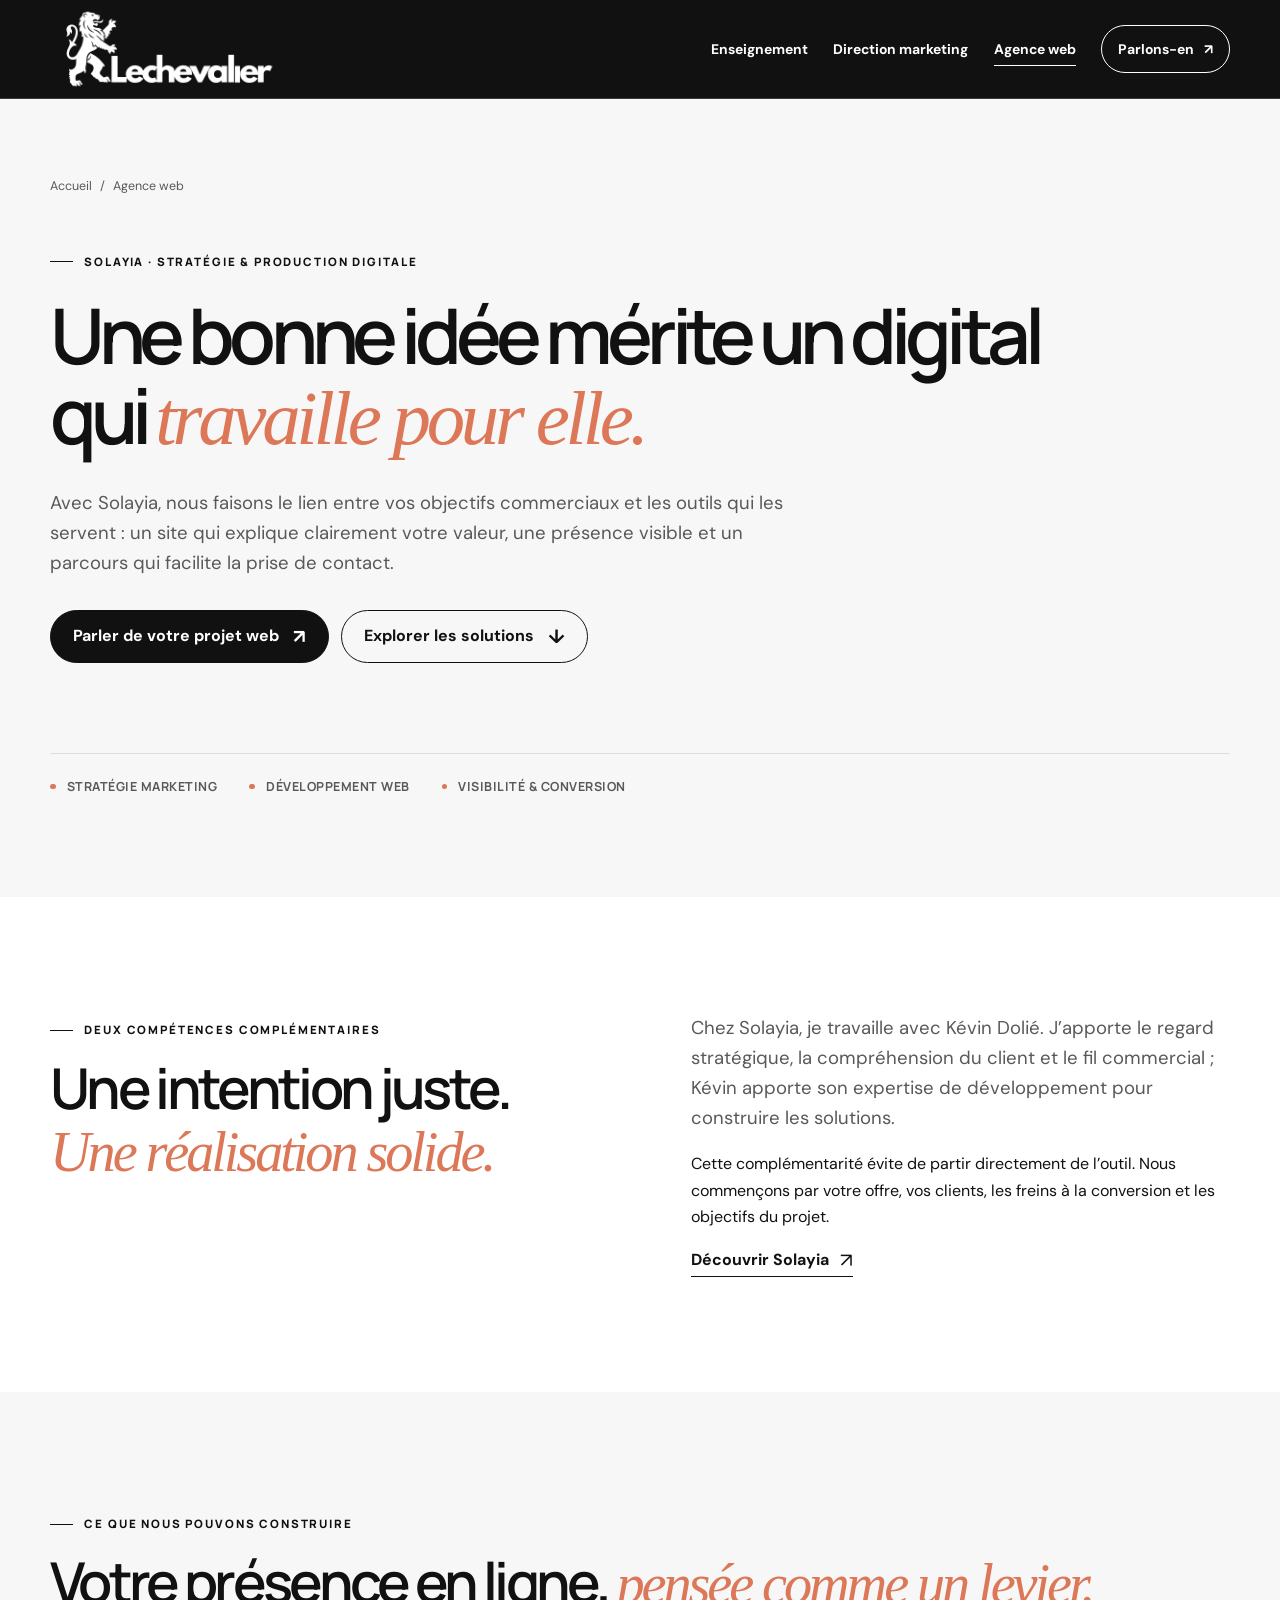
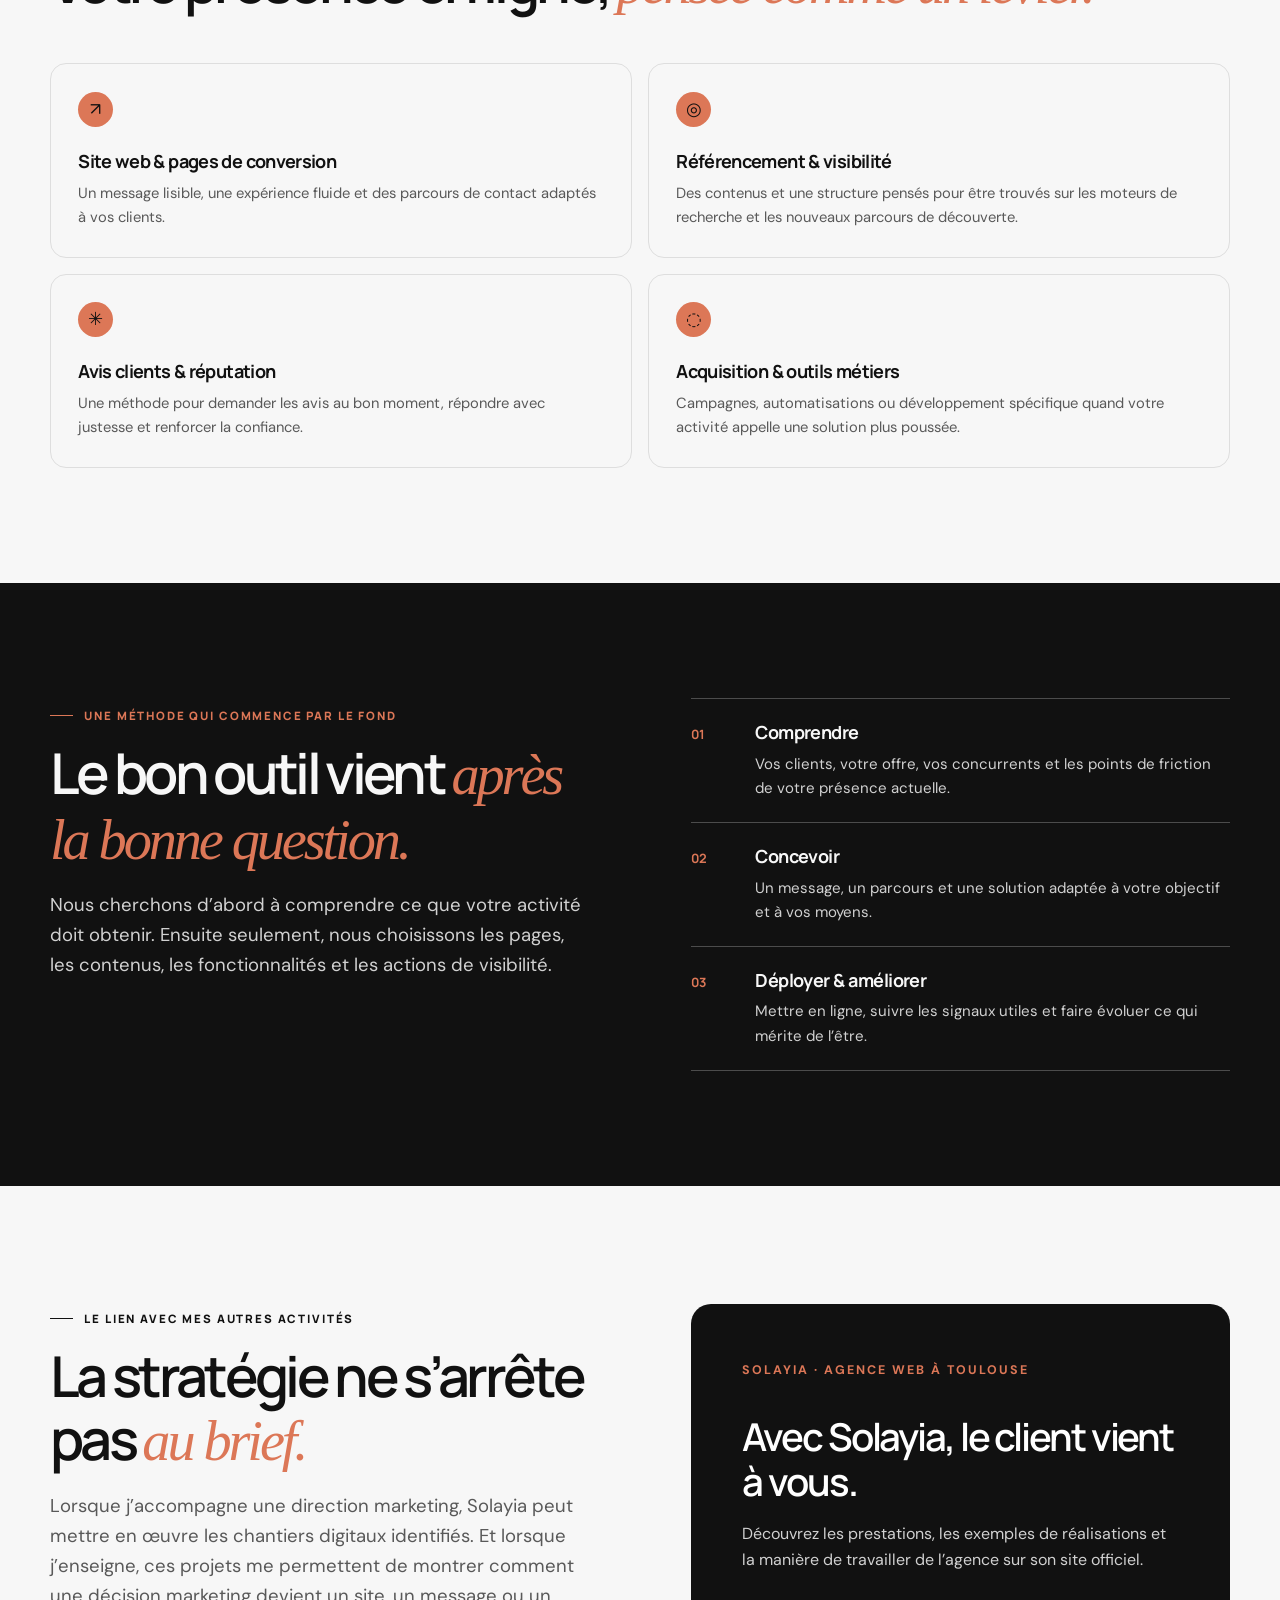
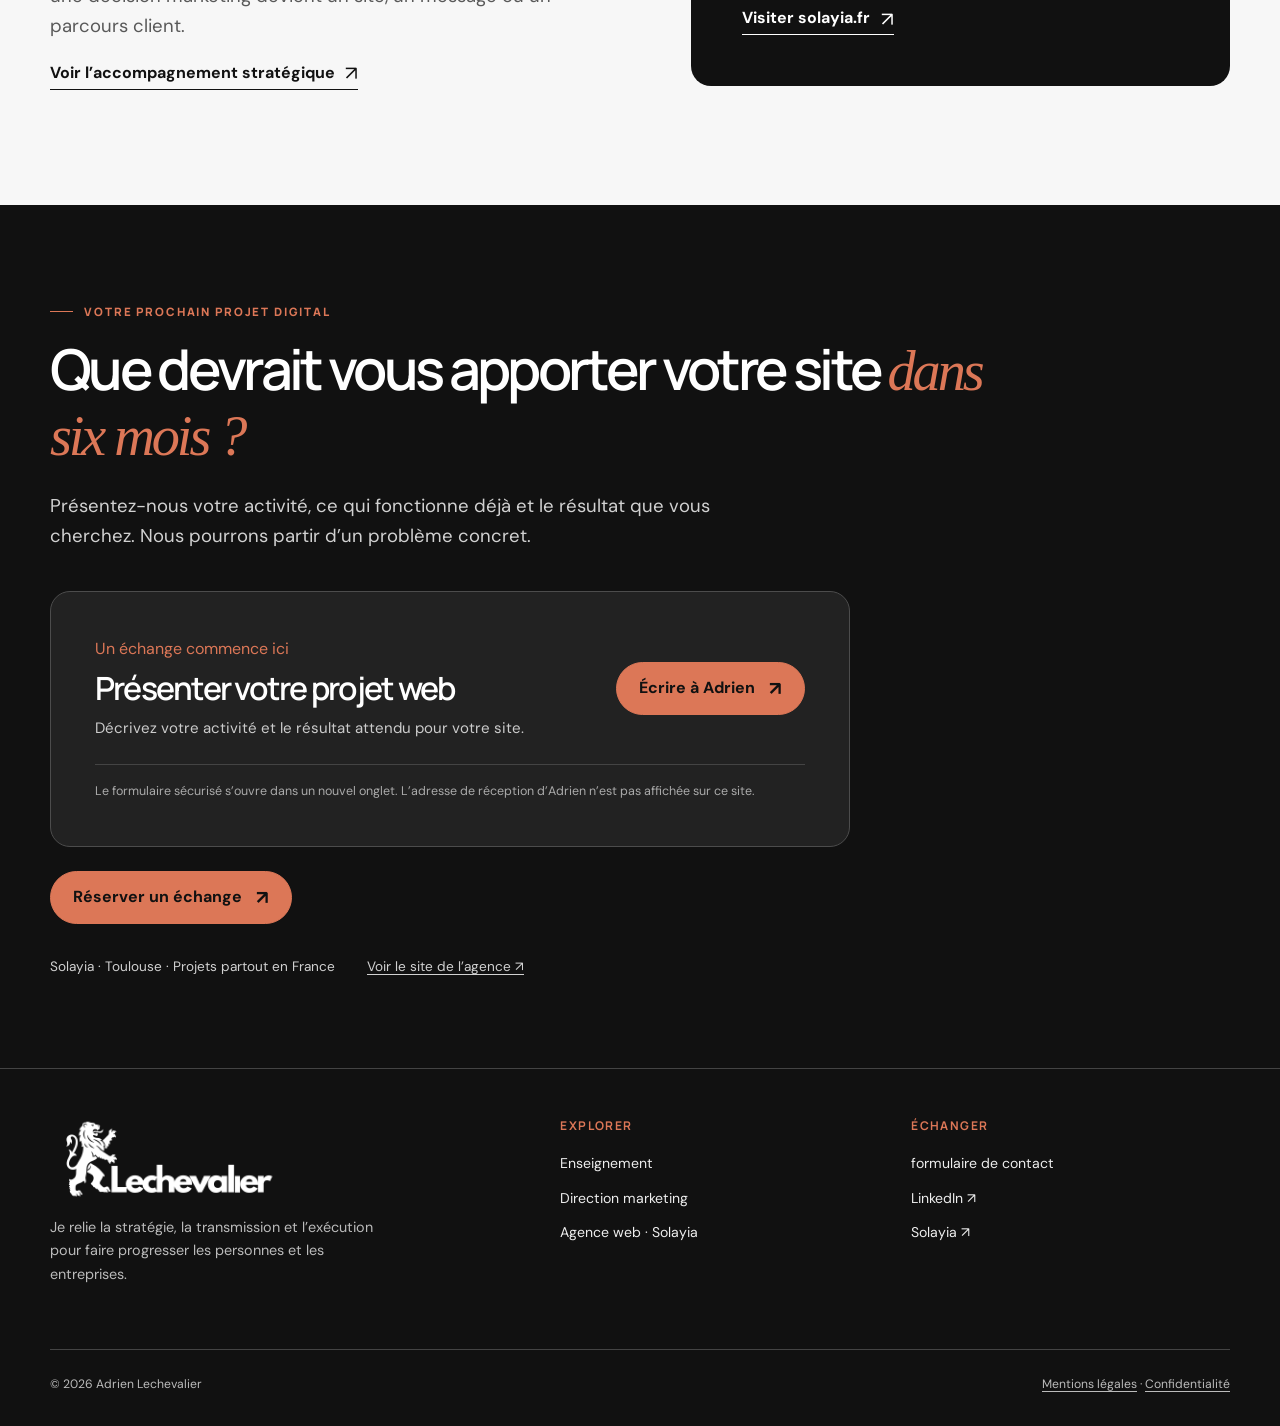
<file: agence-web.html>
<!doctype html>
<html lang="fr">
<head>
  <meta charset="utf-8"><meta name="viewport" content="width=device-width, initial-scale=1"><meta name="theme-color" content="#f7f7f7">
  <meta name="description" content="Avec Solayia, Adrien Lechevalier et Kévin Dolié associent stratégie marketing et développement web pour créer des sites, améliorer la visibilité et générer des opportunités commerciales.">
  <meta property="og:type" content="website"><meta property="og:title" content="Agence web Solayia — Adrien Lechevalier"><meta property="og:description" content="Une stratégie claire et une équipe pour la mettre en ligne : sites web, visibilité, acquisition et réputation.">
  <title>Agence web Solayia : stratégie & digital — Adrien Lechevalier</title>
  <link rel="icon" type="image/png" href="assets/favicon.png"><link rel="preconnect" href="https://fonts.googleapis.com"><link rel="preconnect" href="https://fonts.gstatic.com" crossorigin><link rel="stylesheet" href="styles.css?v=20260929-10"><script defer src="script.js?v=20260929-4"></script>
</head>
<body>
  <a class="skip-link" href="#contenu">Aller au contenu</a>
  <header class="site-header"><div class="container nav-wrap"><a class="brand" href="index.html" aria-label="Adrien Lechevalier, accueil"><span class="brand-lockup"><img class="brand-logo" src="assets/logo-adrien-2026.png" alt="" width="2000" height="2000"></span></a><nav class="desktop-nav" aria-label="Navigation principale"><a href="enseignant.html">Enseignement</a><a href="direction-marketing.html">Direction marketing</a><a href="agence-web.html" aria-current="page">Agence web</a><a class="nav-cta" href="#contact">Parlons-en <span aria-hidden="true">↗</span></a></nav><button class="menu-toggle" type="button" aria-label="Ouvrir le menu" aria-controls="menu-mobile" aria-expanded="false"><span></span></button></div><nav class="mobile-nav" id="menu-mobile" aria-label="Navigation mobile"><a href="index.html">Accueil</a><a href="enseignant.html">Enseignement</a><a href="direction-marketing.html">Direction marketing</a><a href="agence-web.html" aria-current="page">Agence web</a><a href="#contact">Parlons de votre site ↗</a></nav></header>

  <main id="contenu">
    <section class="page-hero"><div class="container"><nav class="breadcrumbs" aria-label="Fil d’Ariane"><a href="index.html">Accueil</a><span aria-hidden="true">/</span><span>Agence web</span></nav><span class="eyebrow">Solayia · Stratégie & production digitale</span><h1 class="display">Une bonne idée mérite un digital qui <em>travaille pour elle.</em></h1><p class="lead">Avec Solayia, nous faisons le lien entre vos objectifs commerciaux et les outils qui les servent : un site qui explique clairement votre valeur, une présence visible et un parcours qui facilite la prise de contact.</p><div class="button-row"><a class="button" href="https://calendar.app.google/M3RFtpdJPuUSrRJf7" target="_blank" rel="noopener noreferrer">Parler de votre projet web <span class="arrow" aria-hidden="true">↗</span></a><a class="button button--outline" href="#solutions">Explorer les solutions <span class="arrow" aria-hidden="true">↓</span></a></div><div class="microproof"><span>Stratégie marketing</span><span>Développement web</span><span>Visibilité & conversion</span></div></div></section>

    <section class="section surface" aria-labelledby="duo"><div class="container split"><div><span class="eyebrow">Deux compétences complémentaires</span><h2 class="section-title" id="duo">Une intention juste. <em>Une réalisation solide.</em></h2></div><div><p class="lead">Chez Solayia, je travaille avec Kévin Dolié. J’apporte le regard stratégique, la compréhension du client et le fil commercial ; Kévin apporte son expertise de développement pour construire les solutions.</p><p>Cette complémentarité évite de partir directement de l’outil. Nous commençons par votre offre, vos clients, les freins à la conversion et les objectifs du projet.</p><a class="text-link" href="https://solayia.fr/" target="_blank" rel="noopener noreferrer">Découvrir Solayia <span class="arrow" aria-hidden="true">↗</span></a></div></div></section>

    <section class="section" id="solutions" aria-labelledby="prestations"><div class="container"><span class="eyebrow">Ce que nous pouvons construire</span><h2 class="section-title" id="prestations">Votre présence en ligne, <em>pensée comme un levier.</em></h2><div class="service-list"><article class="service-item"><span class="service-icon" aria-hidden="true">↗</span><h3>Site web & pages de conversion</h3><p>Un message lisible, une expérience fluide et des parcours de contact adaptés à vos clients.</p></article><article class="service-item"><span class="service-icon" aria-hidden="true">◎</span><h3>Référencement & visibilité</h3><p>Des contenus et une structure pensés pour être trouvés sur les moteurs de recherche et les nouveaux parcours de découverte.</p></article><article class="service-item"><span class="service-icon" aria-hidden="true">✳</span><h3>Avis clients & réputation</h3><p>Une méthode pour demander les avis au bon moment, répondre avec justesse et renforcer la confiance.</p></article><article class="service-item"><span class="service-icon" aria-hidden="true">◌</span><h3>Acquisition & outils métiers</h3><p>Campagnes, automatisations ou développement spécifique quand votre activité appelle une solution plus poussée.</p></article></div></div></section>

    <section class="section dark" aria-labelledby="processus"><div class="container split"><div><span class="eyebrow">Une méthode qui commence par le fond</span><h2 class="section-title" id="processus">Le bon outil vient <em>après la bonne question.</em></h2><p class="lead">Nous cherchons d’abord à comprendre ce que votre activité doit obtenir. Ensuite seulement, nous choisissons les pages, les contenus, les fonctionnalités et les actions de visibilité.</p></div><ol class="steps"><li><div><h3>Comprendre</h3><p>Vos clients, votre offre, vos concurrents et les points de friction de votre présence actuelle.</p></div></li><li><div><h3>Concevoir</h3><p>Un message, un parcours et une solution adaptée à votre objectif et à vos moyens.</p></div></li><li><div><h3>Déployer & améliorer</h3><p>Mettre en ligne, suivre les signaux utiles et faire évoluer ce qui mérite de l’être.</p></div></li></ol></div></section>

    <section class="section" aria-labelledby="liaison"><div class="container split split--align"><div><span class="eyebrow">Le lien avec mes autres activités</span><h2 class="section-title" id="liaison">La stratégie ne s’arrête pas <em>au brief.</em></h2><p class="lead">Lorsque j’accompagne une direction marketing, Solayia peut mettre en œuvre les chantiers digitaux identifiés. Et lorsque j’enseigne, ces projets me permettent de montrer comment une décision marketing devient un site, un message ou un parcours client.</p><a class="text-link" href="direction-marketing.html">Voir l’accompagnement stratégique <span class="arrow" aria-hidden="true">↗</span></a></div><div class="project-panel"><span class="small-title">Solayia · Agence web à Toulouse</span><h3>Avec Solayia, le client vient à vous.</h3><p>Découvrez les prestations, les exemples de réalisations et la manière de travailler de l’agence sur son site officiel.</p><a class="text-link" href="https://solayia.fr/" target="_blank" rel="noopener noreferrer">Visiter solayia.fr <span class="arrow" aria-hidden="true">↗</span></a></div></div></section>

    <section class="contact-band dark-band" aria-labelledby="contact"><div class="container"><span class="eyebrow">Votre prochain projet digital</span><h2 class="section-title" id="contact">Que devrait vous apporter votre site <em>dans six mois ?</em></h2><p class="lead">Présentez-nous votre activité, ce qui fonctionne déjà et le résultat que vous cherchez. Nous pourrons partir d’un problème concret.</p><div class="contact-card">
  <div><span class="small-title">Un échange commence ici</span><h3>Présenter votre projet web</h3><p>Décrivez votre activité et le résultat attendu pour votre site.</p></div>
  <a class="button button--accent" href="https://formsubmit.co/el/xemexu/?subject=Projet%20web%20avec%20Solayia" target="_blank" rel="noopener noreferrer">Écrire à Adrien <span class="arrow" aria-hidden="true">↗</span></a>
  <p class="contact-note">Le formulaire sécurisé s’ouvre dans un nouvel onglet. L’adresse de réception d’Adrien n’est pas affichée sur ce site.</p>
</div><div class="button-row"><a class="button button--accent" href="https://calendar.app.google/M3RFtpdJPuUSrRJf7" target="_blank" rel="noopener noreferrer">Réserver un échange <span class="arrow" aria-hidden="true">↗</span></a></div><div class="contact-meta"><span>Solayia · Toulouse · Projets partout en France</span><a href="https://solayia.fr/" target="_blank" rel="noopener noreferrer">Voir le site de l’agence ↗</a></div></div></section>
  </main>
  <footer class="site-footer"><div class="container"><div class="footer-grid"><div class="footer-brand"><span class="footer-lockup"><img class="footer-logo" src="assets/logo-adrien-2026.png" alt="Adrien Lechevalier" width="2000" height="2000" loading="lazy"></span><p>Je relie la stratégie, la transmission et l’exécution pour faire progresser les personnes et les entreprises.</p></div><div><h3>Explorer</h3><ul><li><a href="enseignant.html">Enseignement</a></li><li><a href="direction-marketing.html">Direction marketing</a></li><li><a href="agence-web.html">Agence web · Solayia</a></li></ul></div><div><h3>Échanger</h3><ul><li><a href="#contact">formulaire de contact</a></li><li><a href="https://fr.linkedin.com/in/adrien-lechevalier" target="_blank" rel="noopener noreferrer">LinkedIn ↗</a></li><li><a href="https://solayia.fr/" target="_blank" rel="noopener noreferrer">Solayia ↗</a></li></ul></div></div><div class="footer-bottom"><span>© <span data-year>2026</span> Adrien Lechevalier</span><span><a href="mentions-legales.html">Mentions légales</a> · <a href="confidentialite.html">Confidentialité</a></span></div></div></footer>
</body>
</html>
</file>
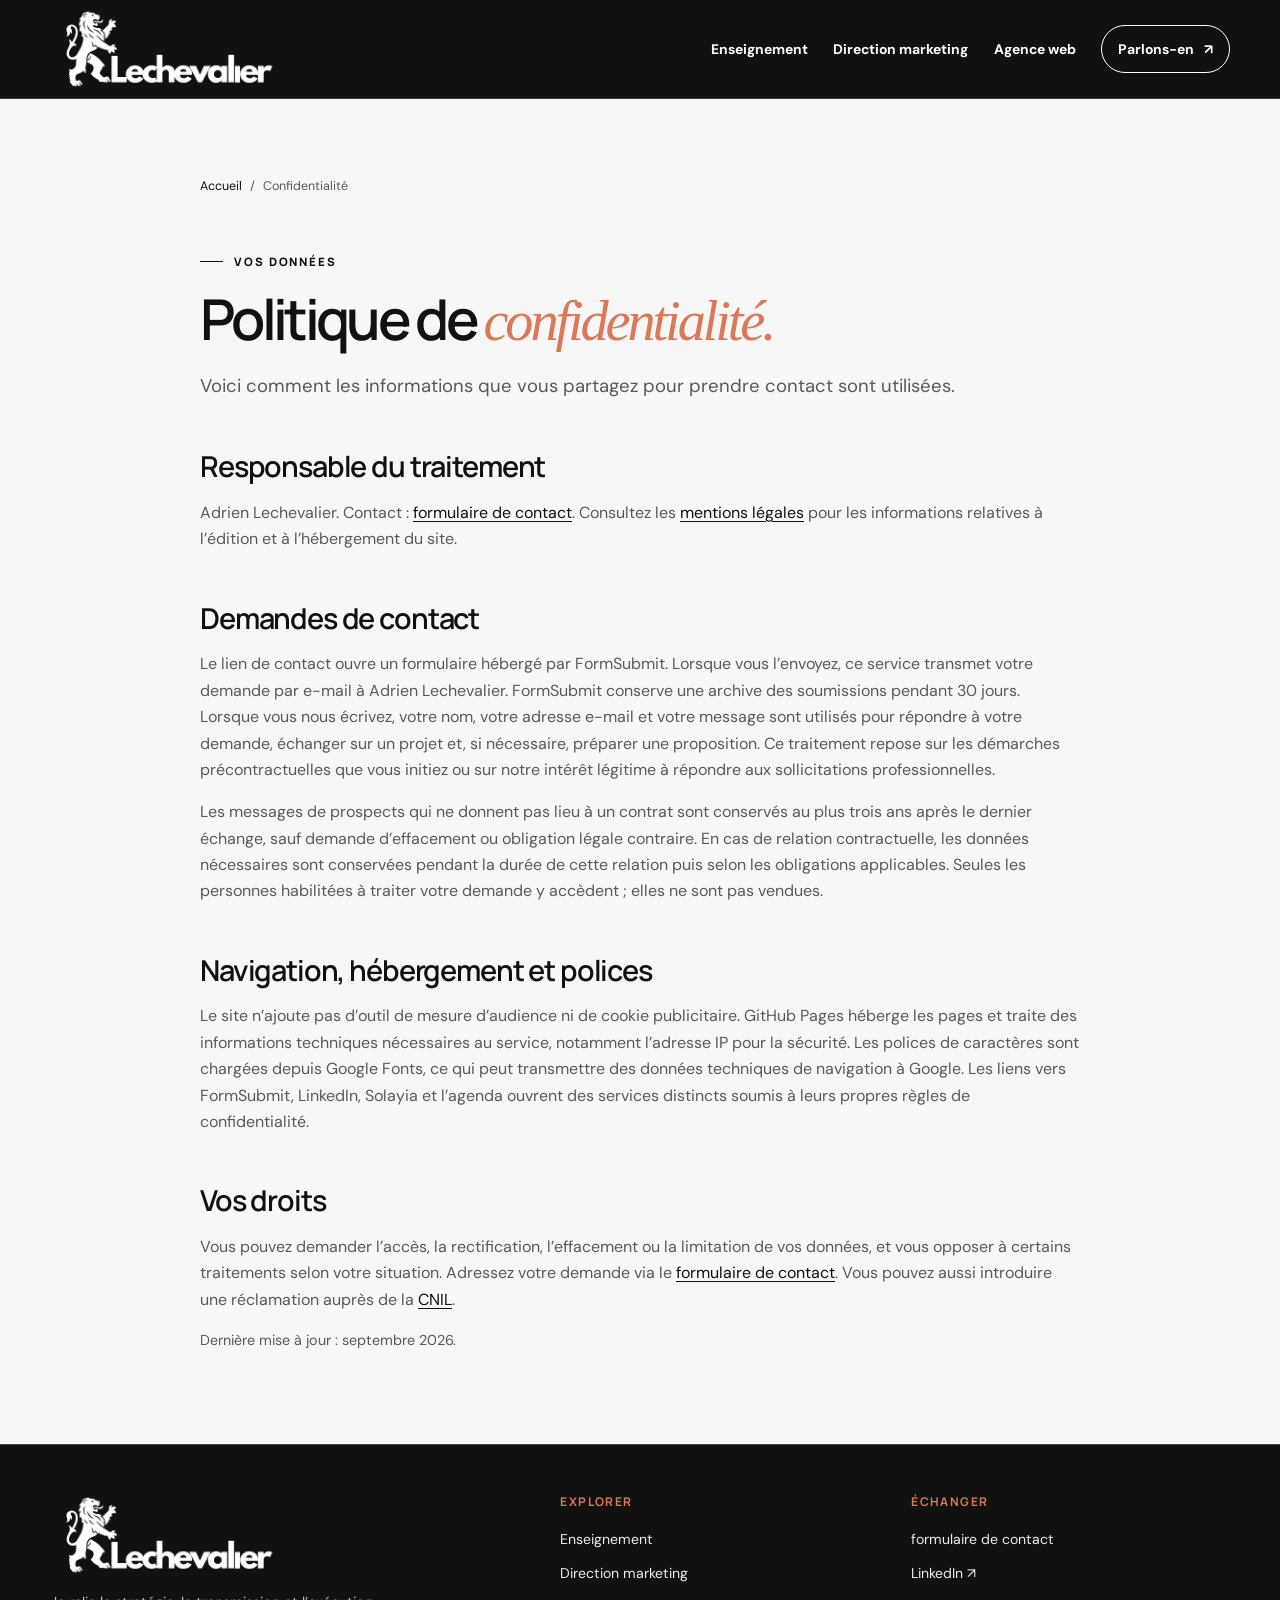
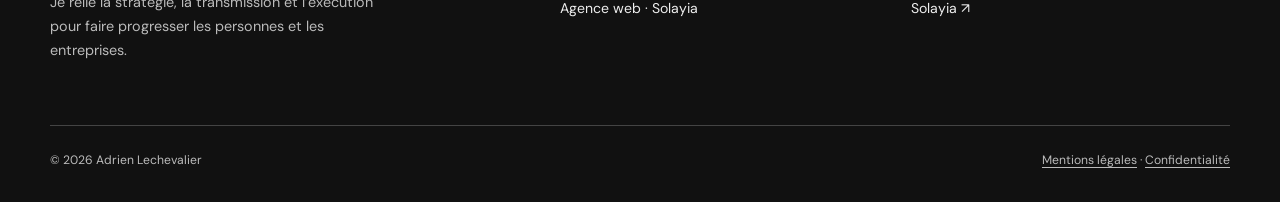
<file: confidentialite.html>
<!doctype html>
<html lang="fr">
<head>
  <meta charset="utf-8">
  <meta name="viewport" content="width=device-width, initial-scale=1">
  <meta name="theme-color" content="#f7f7f7">
  <meta name="description" content="Politique de confidentialité du site Adrien Lechevalier : contact, navigation et droits sur vos données.">
  <title>Confidentialité — Adrien Lechevalier</title>
  <link rel="icon" type="image/png" href="assets/favicon.png">
  <link rel="preconnect" href="https://fonts.googleapis.com">
  <link rel="preconnect" href="https://fonts.gstatic.com" crossorigin>
  <link rel="stylesheet" href="styles.css?v=20260929-10">
  <script defer src="script.js?v=20260929-4"></script>
</head>
<body>
  <a class="skip-link" href="#contenu">Aller au contenu</a>
  <header class="site-header"><div class="container nav-wrap"><a class="brand" href="index.html" aria-label="Adrien Lechevalier, accueil"><span class="brand-lockup"><img class="brand-logo" src="assets/logo-adrien-2026.png" alt="" width="2000" height="2000"></span></a><nav class="desktop-nav" aria-label="Navigation principale"><a href="enseignant.html">Enseignement</a><a href="direction-marketing.html">Direction marketing</a><a href="agence-web.html">Agence web</a><a class="nav-cta" href="index.html#contact">Parlons-en <span aria-hidden="true">↗</span></a></nav><button class="menu-toggle" type="button" aria-label="Ouvrir le menu" aria-controls="menu-mobile" aria-expanded="false"><span></span></button></div><nav class="mobile-nav" id="menu-mobile" aria-label="Navigation mobile"><a href="index.html">Accueil</a><a href="enseignant.html">Enseignement</a><a href="direction-marketing.html">Direction marketing</a><a href="agence-web.html">Agence web</a><a href="index.html#contact">Écrire à Adrien ↗</a></nav></header>

  <main id="contenu" class="section-sm"><div class="container legal-page">
    <nav class="breadcrumbs" aria-label="Fil d’Ariane"><a href="index.html">Accueil</a><span aria-hidden="true">/</span><span>Confidentialité</span></nav>
    <span class="eyebrow">Vos données</span><h1 class="section-title">Politique de <em>confidentialité.</em></h1>
    <p class="lead">Voici comment les informations que vous partagez pour prendre contact sont utilisées.</p>

    <h2>Responsable du traitement</h2>
    <p>Adrien Lechevalier. Contact : <a href="index.html#contact">formulaire de contact</a>. Consultez les <a href="mentions-legales.html">mentions légales</a> pour les informations relatives à l’édition et à l’hébergement du site.</p>

    <h2>Demandes de contact</h2>
    <p>Le lien de contact ouvre un formulaire hébergé par FormSubmit. Lorsque vous l’envoyez, ce service transmet votre demande par e-mail à Adrien Lechevalier. FormSubmit conserve une archive des soumissions pendant 30 jours. Lorsque vous nous écrivez, votre nom, votre adresse e-mail et votre message sont utilisés pour répondre à votre demande, échanger sur un projet et, si nécessaire, préparer une proposition. Ce traitement repose sur les démarches précontractuelles que vous initiez ou sur notre intérêt légitime à répondre aux sollicitations professionnelles.</p>
    <p>Les messages de prospects qui ne donnent pas lieu à un contrat sont conservés au plus trois ans après le dernier échange, sauf demande d’effacement ou obligation légale contraire. En cas de relation contractuelle, les données nécessaires sont conservées pendant la durée de cette relation puis selon les obligations applicables. Seules les personnes habilitées à traiter votre demande y accèdent ; elles ne sont pas vendues.</p>

    <h2>Navigation, hébergement et polices</h2>
    <p>Le site n’ajoute pas d’outil de mesure d’audience ni de cookie publicitaire. GitHub Pages héberge les pages et traite des informations techniques nécessaires au service, notamment l’adresse IP pour la sécurité. Les polices de caractères sont chargées depuis Google Fonts, ce qui peut transmettre des données techniques de navigation à Google. Les liens vers FormSubmit, LinkedIn, Solayia et l’agenda ouvrent des services distincts soumis à leurs propres règles de confidentialité.</p>

    <h2>Vos droits</h2>
    <p>Vous pouvez demander l’accès, la rectification, l’effacement ou la limitation de vos données, et vous opposer à certains traitements selon votre situation. Adressez votre demande via le <a href="index.html#contact">formulaire de contact</a>. Vous pouvez aussi introduire une réclamation auprès de la <a href="https://www.cnil.fr/" target="_blank" rel="noopener noreferrer">CNIL</a>.</p>
    <p class="small">Dernière mise à jour : septembre 2026.</p>
  </div></main>

  <footer class="site-footer"><div class="container"><div class="footer-grid"><div class="footer-brand"><span class="footer-lockup"><img class="footer-logo" src="assets/logo-adrien-2026.png" alt="Adrien Lechevalier" width="2000" height="2000" loading="lazy"></span><p>Je relie la stratégie, la transmission et l’exécution pour faire progresser les personnes et les entreprises.</p></div><div><h3>Explorer</h3><ul><li><a href="enseignant.html">Enseignement</a></li><li><a href="direction-marketing.html">Direction marketing</a></li><li><a href="agence-web.html">Agence web · Solayia</a></li></ul></div><div><h3>Échanger</h3><ul><li><a href="index.html#contact">formulaire de contact</a></li><li><a href="https://fr.linkedin.com/in/adrien-lechevalier" target="_blank" rel="noopener noreferrer">LinkedIn ↗</a></li><li><a href="https://solayia.fr/" target="_blank" rel="noopener noreferrer">Solayia ↗</a></li></ul></div></div><div class="footer-bottom"><span>© <span data-year>2026</span> Adrien Lechevalier</span><span><a href="mentions-legales.html">Mentions légales</a> · <a href="confidentialite.html" aria-current="page">Confidentialité</a></span></div></div></footer>
</body>
</html>
</file>
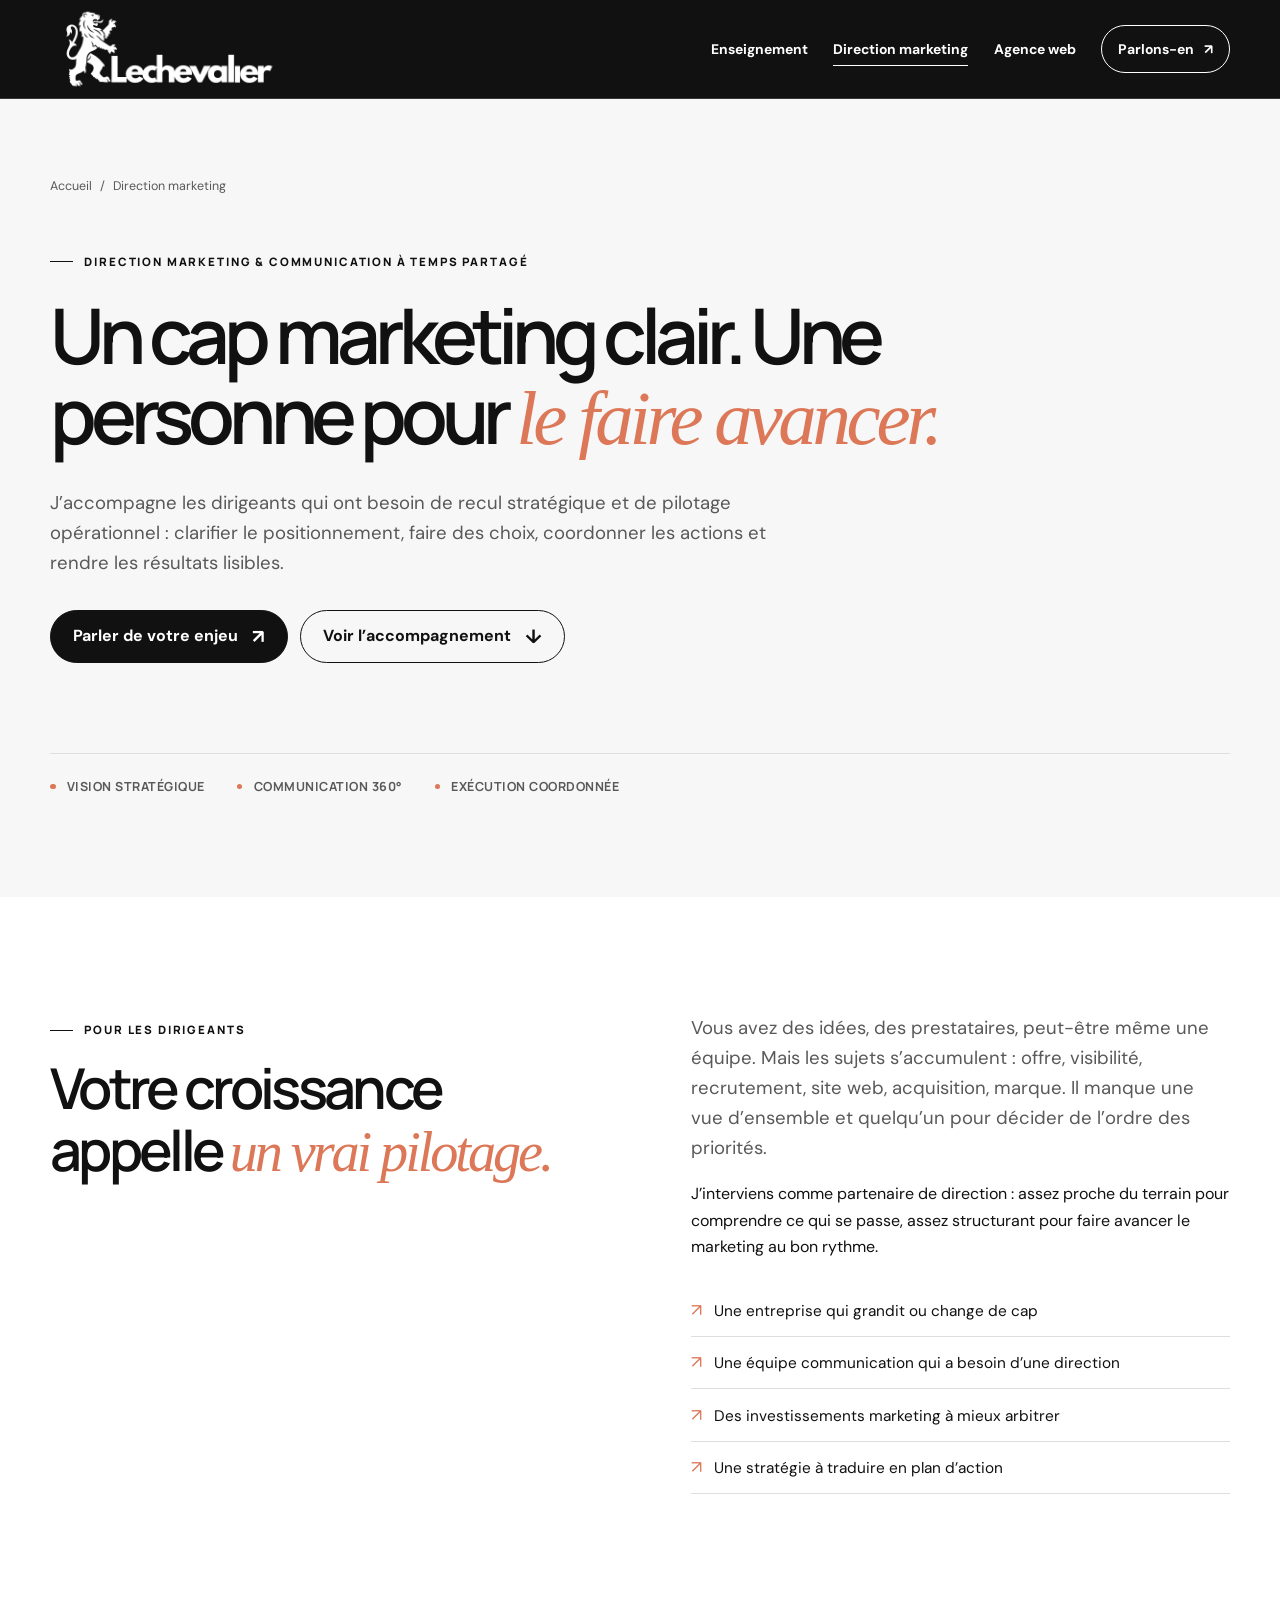
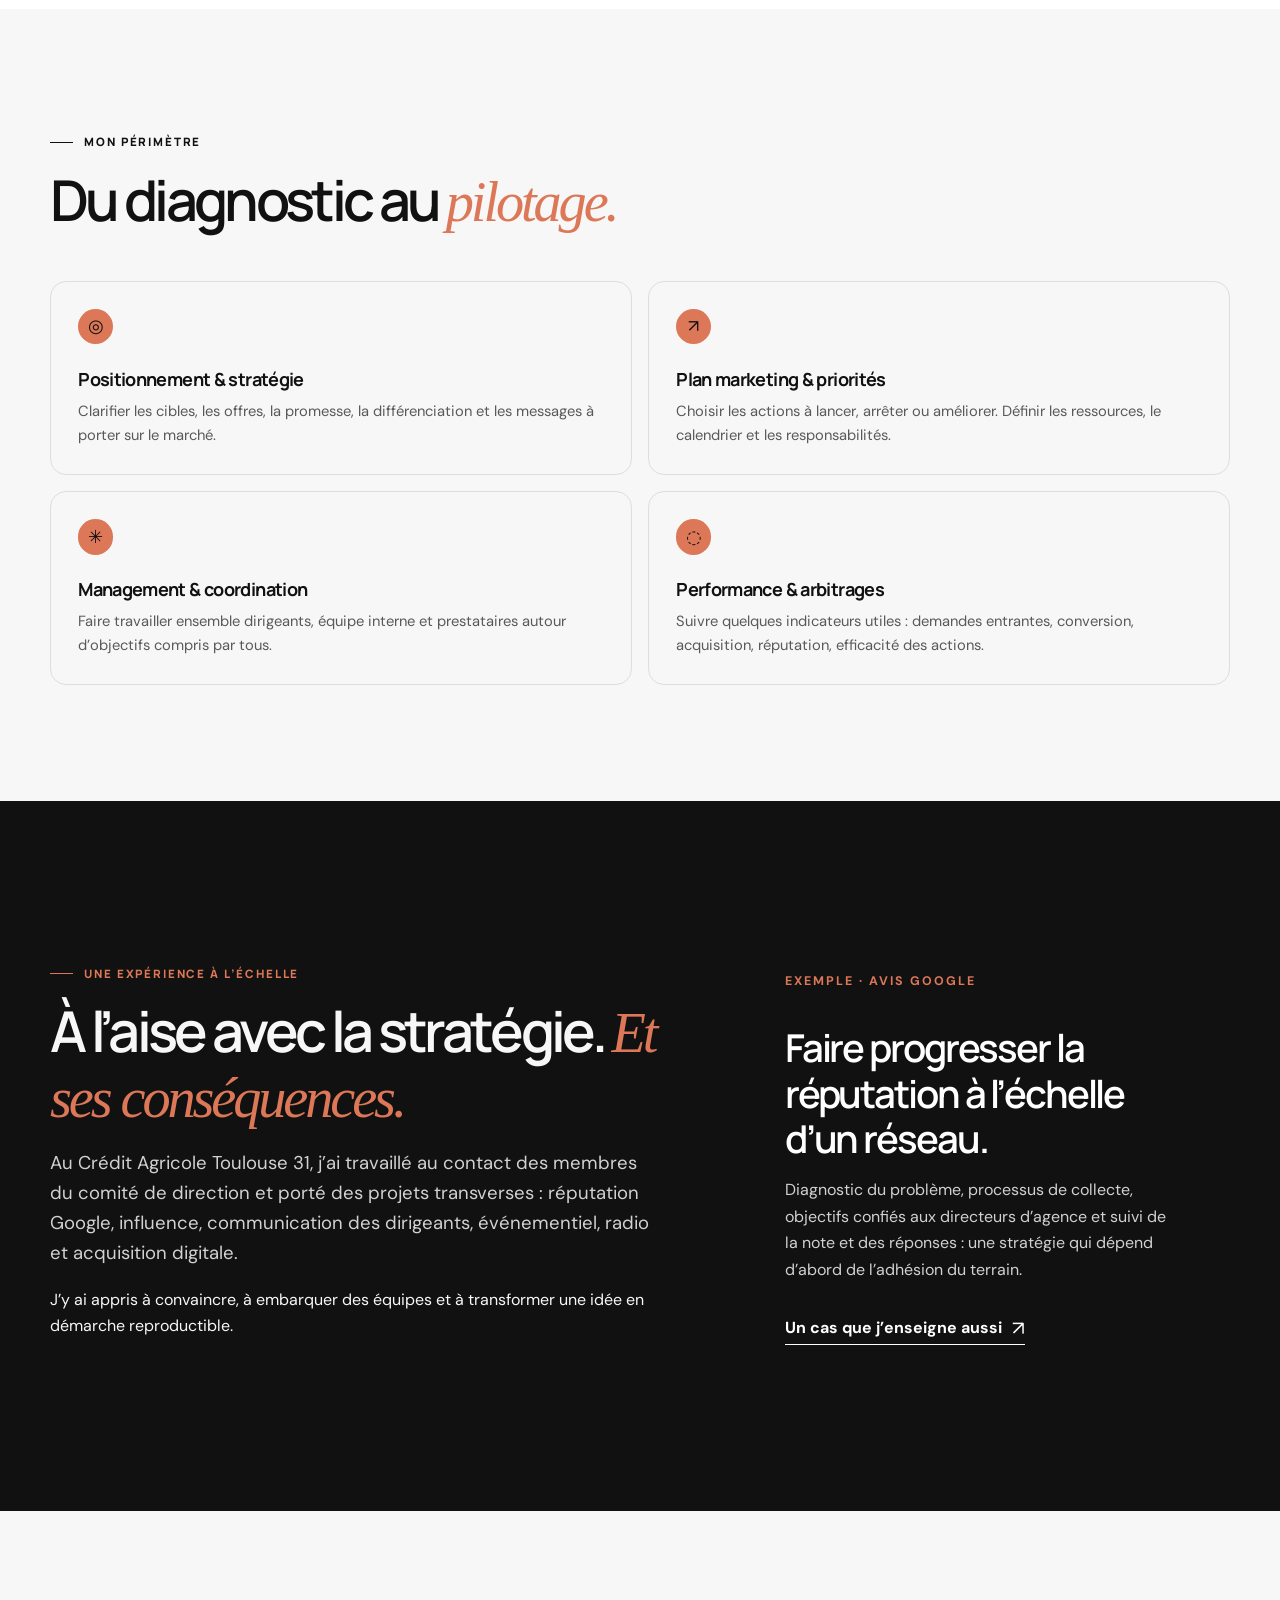
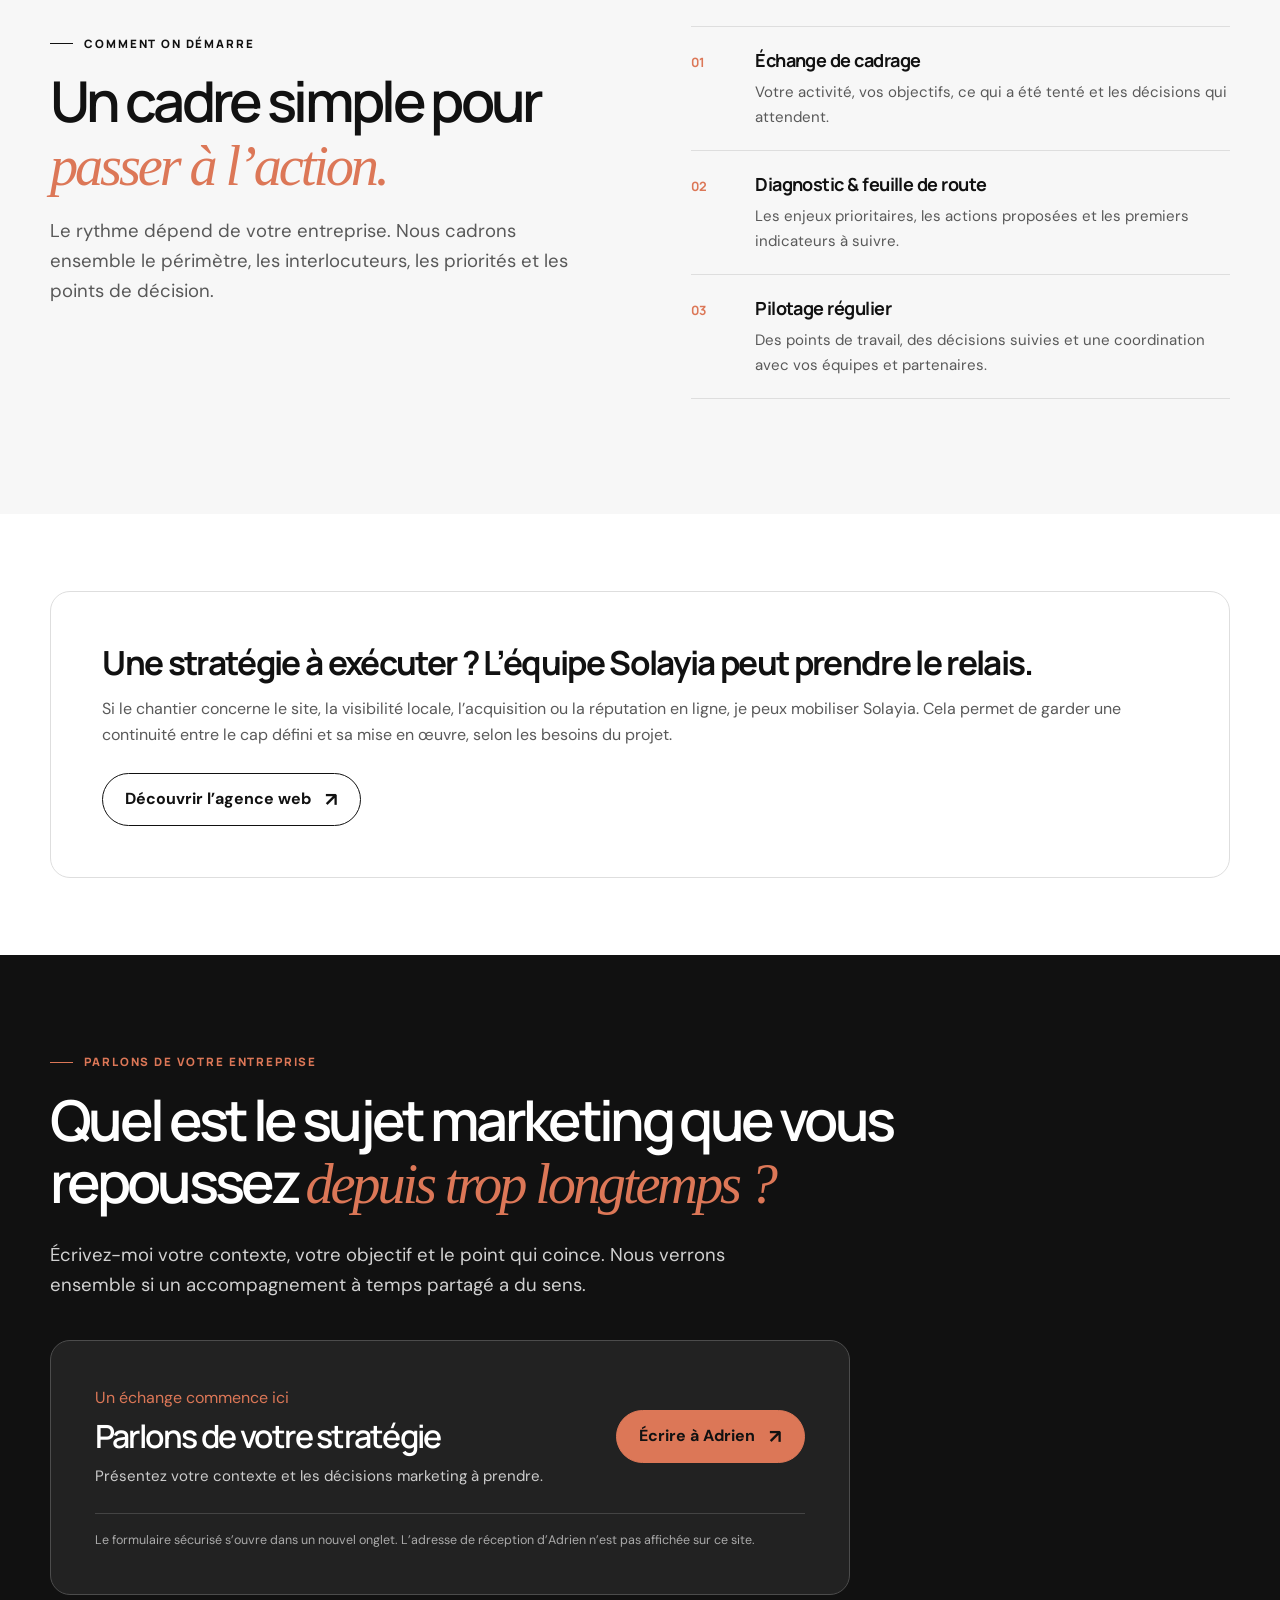
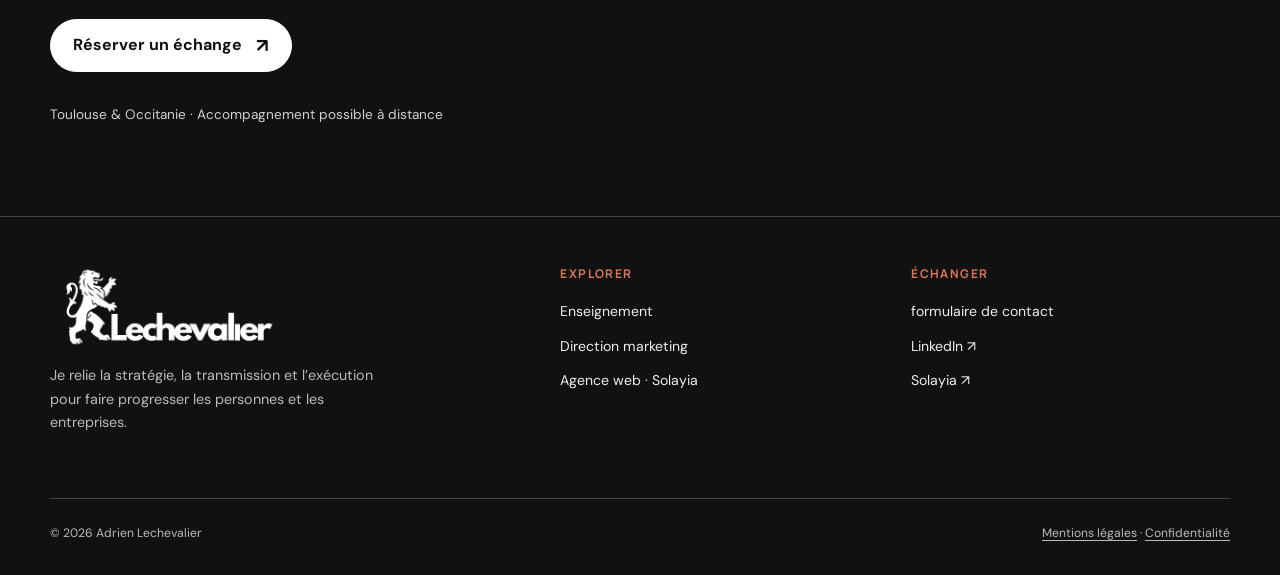
<file: direction-marketing.html>
<!doctype html>
<html lang="fr">
<head>
  <meta charset="utf-8"><meta name="viewport" content="width=device-width, initial-scale=1"><meta name="theme-color" content="#f7f7f7">
  <meta name="description" content="Adrien Lechevalier accompagne les dirigeants comme directeur marketing et communication externalisé : positionnement, stratégie, plan d'action, pilotage des équipes et mesure des résultats à Toulouse et à distance.">
  <meta property="og:type" content="website"><meta property="og:title" content="Directeur marketing externalisé — Adrien Lechevalier"><meta property="og:description" content="Un cap marketing clair, des actions prioritaires et une direction à temps partagé pour les entreprises en mouvement.">
  <title>Directeur marketing externalisé à Toulouse — Adrien Lechevalier</title>
  <link rel="icon" type="image/png" href="assets/favicon.png"><link rel="preconnect" href="https://fonts.googleapis.com"><link rel="preconnect" href="https://fonts.gstatic.com" crossorigin><link rel="stylesheet" href="styles.css?v=20260929-10"><script defer src="script.js?v=20260929-4"></script>
</head>
<body>
  <a class="skip-link" href="#contenu">Aller au contenu</a>
  <header class="site-header"><div class="container nav-wrap"><a class="brand" href="index.html" aria-label="Adrien Lechevalier, accueil"><span class="brand-lockup"><img class="brand-logo" src="assets/logo-adrien-2026.png" alt="" width="2000" height="2000"></span></a><nav class="desktop-nav" aria-label="Navigation principale"><a href="enseignant.html">Enseignement</a><a href="direction-marketing.html" aria-current="page">Direction marketing</a><a href="agence-web.html">Agence web</a><a class="nav-cta" href="#contact">Parlons-en <span aria-hidden="true">↗</span></a></nav><button class="menu-toggle" type="button" aria-label="Ouvrir le menu" aria-controls="menu-mobile" aria-expanded="false"><span></span></button></div><nav class="mobile-nav" id="menu-mobile" aria-label="Navigation mobile"><a href="index.html">Accueil</a><a href="enseignant.html">Enseignement</a><a href="direction-marketing.html" aria-current="page">Direction marketing</a><a href="agence-web.html">Agence web</a><a href="#contact">Parlons de votre projet ↗</a></nav></header>

  <main id="contenu">
    <section class="page-hero"><div class="container"><nav class="breadcrumbs" aria-label="Fil d’Ariane"><a href="index.html">Accueil</a><span aria-hidden="true">/</span><span>Direction marketing</span></nav><span class="eyebrow">Direction marketing & communication à temps partagé</span><h1 class="display">Un cap marketing clair. Une personne pour <em>le faire avancer.</em></h1><p class="lead">J’accompagne les dirigeants qui ont besoin de recul stratégique et de pilotage opérationnel : clarifier le positionnement, faire des choix, coordonner les actions et rendre les résultats lisibles.</p><div class="button-row"><a class="button" href="#contact">Parler de votre enjeu <span class="arrow" aria-hidden="true">↗</span></a><a class="button button--outline" href="#accompagnement">Voir l’accompagnement <span class="arrow" aria-hidden="true">↓</span></a></div><div class="microproof"><span>Vision stratégique</span><span>Communication 360°</span><span>Exécution coordonnée</span></div></div></section>

    <section class="section surface" aria-labelledby="situation"><div class="container split"><div><span class="eyebrow">Pour les dirigeants</span><h2 class="section-title" id="situation">Votre croissance appelle <em>un vrai pilotage.</em></h2></div><div><p class="lead">Vous avez des idées, des prestataires, peut-être même une équipe. Mais les sujets s’accumulent : offre, visibilité, recrutement, site web, acquisition, marque. Il manque une vue d’ensemble et quelqu’un pour décider de l’ordre des priorités.</p><p>J’interviens comme partenaire de direction : assez proche du terrain pour comprendre ce qui se passe, assez structurant pour faire avancer le marketing au bon rythme.</p><ul class="check-list"><li>Une entreprise qui grandit ou change de cap</li><li>Une équipe communication qui a besoin d’une direction</li><li>Des investissements marketing à mieux arbitrer</li><li>Une stratégie à traduire en plan d’action</li></ul></div></div></section>

    <section class="section" id="accompagnement" aria-labelledby="missions"><div class="container"><span class="eyebrow">Mon périmètre</span><h2 class="section-title" id="missions">Du diagnostic au <em>pilotage.</em></h2><div class="service-list"><article class="service-item"><span class="service-icon" aria-hidden="true">◎</span><h3>Positionnement & stratégie</h3><p>Clarifier les cibles, les offres, la promesse, la différenciation et les messages à porter sur le marché.</p></article><article class="service-item"><span class="service-icon" aria-hidden="true">↗</span><h3>Plan marketing & priorités</h3><p>Choisir les actions à lancer, arrêter ou améliorer. Définir les ressources, le calendrier et les responsabilités.</p></article><article class="service-item"><span class="service-icon" aria-hidden="true">✳</span><h3>Management & coordination</h3><p>Faire travailler ensemble dirigeants, équipe interne et prestataires autour d’objectifs compris par tous.</p></article><article class="service-item"><span class="service-icon" aria-hidden="true">◌</span><h3>Performance & arbitrages</h3><p>Suivre quelques indicateurs utiles : demandes entrantes, conversion, acquisition, réputation, efficacité des actions.</p></article></div></div></section>

    <section class="section dark" aria-labelledby="experience"><div class="container metric-spotlight"><div><span class="eyebrow">Une expérience à l’échelle</span><h2 class="section-title" id="experience">À l’aise avec la stratégie. <em>Et ses conséquences.</em></h2><p class="lead">Au Crédit Agricole Toulouse 31, j’ai travaillé au contact des membres du comité de direction et porté des projets transverses : réputation Google, influence, communication des dirigeants, événementiel, radio et acquisition digitale.</p><p>J’y ai appris à convaincre, à embarquer des équipes et à transformer une idée en démarche reproductible.</p></div><div class="project-panel"><span class="small-title">Exemple · Avis Google</span><h3>Faire progresser la réputation à l’échelle d’un réseau.</h3><p>Diagnostic du problème, processus de collecte, objectifs confiés aux directeurs d’agence et suivi de la note et des réponses : une stratégie qui dépend d’abord de l’adhésion du terrain.</p><a class="text-link" href="enseignant.html">Un cas que j’enseigne aussi <span class="arrow" aria-hidden="true">↗</span></a></div></div></section>

    <section class="section" aria-labelledby="demarrage"><div class="container split"><div><span class="eyebrow">Comment on démarre</span><h2 class="section-title" id="demarrage">Un cadre simple pour <em>passer à l’action.</em></h2><p class="lead">Le rythme dépend de votre entreprise. Nous cadrons ensemble le périmètre, les interlocuteurs, les priorités et les points de décision.</p></div><ol class="steps"><li><div><h3>Échange de cadrage</h3><p>Votre activité, vos objectifs, ce qui a été tenté et les décisions qui attendent.</p></div></li><li><div><h3>Diagnostic & feuille de route</h3><p>Les enjeux prioritaires, les actions proposées et les premiers indicateurs à suivre.</p></div></li><li><div><h3>Pilotage régulier</h3><p>Des points de travail, des décisions suivies et une coordination avec vos équipes et partenaires.</p></div></li></ol></div></section>

    <section class="section-sm surface"><div class="container callout"><h3>Une stratégie à exécuter ? L’équipe Solayia peut prendre le relais.</h3><p>Si le chantier concerne le site, la visibilité locale, l’acquisition ou la réputation en ligne, je peux mobiliser Solayia. Cela permet de garder une continuité entre le cap défini et sa mise en œuvre, selon les besoins du projet.</p><a class="button button--outline" href="agence-web.html">Découvrir l’agence web <span class="arrow" aria-hidden="true">↗</span></a></div></section>

    <section class="contact-band dark-band" aria-labelledby="contact"><div class="container"><span class="eyebrow">Parlons de votre entreprise</span><h2 class="section-title" id="contact">Quel est le sujet marketing que vous repoussez <em>depuis trop longtemps ?</em></h2><p class="lead">Écrivez-moi votre contexte, votre objectif et le point qui coince. Nous verrons ensemble si un accompagnement à temps partagé a du sens.</p><div class="contact-card">
  <div><span class="small-title">Un échange commence ici</span><h3>Parlons de votre stratégie</h3><p>Présentez votre contexte et les décisions marketing à prendre.</p></div>
  <a class="button button--accent" href="https://formsubmit.co/el/xemexu/?subject=Direction%20marketing%20externalis%C3%A9e" target="_blank" rel="noopener noreferrer">Écrire à Adrien <span class="arrow" aria-hidden="true">↗</span></a>
  <p class="contact-note">Le formulaire sécurisé s’ouvre dans un nouvel onglet. L’adresse de réception d’Adrien n’est pas affichée sur ce site.</p>
</div><div class="button-row"><a class="button button--light" href="https://calendar.app.google/M3RFtpdJPuUSrRJf7" target="_blank" rel="noopener noreferrer">Réserver un échange <span class="arrow" aria-hidden="true">↗</span></a></div><div class="contact-meta"><span>Toulouse & Occitanie · Accompagnement possible à distance</span></div></div></section>
  </main>
  <footer class="site-footer"><div class="container"><div class="footer-grid"><div class="footer-brand"><span class="footer-lockup"><img class="footer-logo" src="assets/logo-adrien-2026.png" alt="Adrien Lechevalier" width="2000" height="2000" loading="lazy"></span><p>Je relie la stratégie, la transmission et l’exécution pour faire progresser les personnes et les entreprises.</p></div><div><h3>Explorer</h3><ul><li><a href="enseignant.html">Enseignement</a></li><li><a href="direction-marketing.html">Direction marketing</a></li><li><a href="agence-web.html">Agence web · Solayia</a></li></ul></div><div><h3>Échanger</h3><ul><li><a href="#contact">formulaire de contact</a></li><li><a href="https://fr.linkedin.com/in/adrien-lechevalier" target="_blank" rel="noopener noreferrer">LinkedIn ↗</a></li><li><a href="https://solayia.fr/" target="_blank" rel="noopener noreferrer">Solayia ↗</a></li></ul></div></div><div class="footer-bottom"><span>© <span data-year>2026</span> Adrien Lechevalier</span><span><a href="mentions-legales.html">Mentions légales</a> · <a href="confidentialite.html">Confidentialité</a></span></div></div></footer>
</body>
</html>
</file>
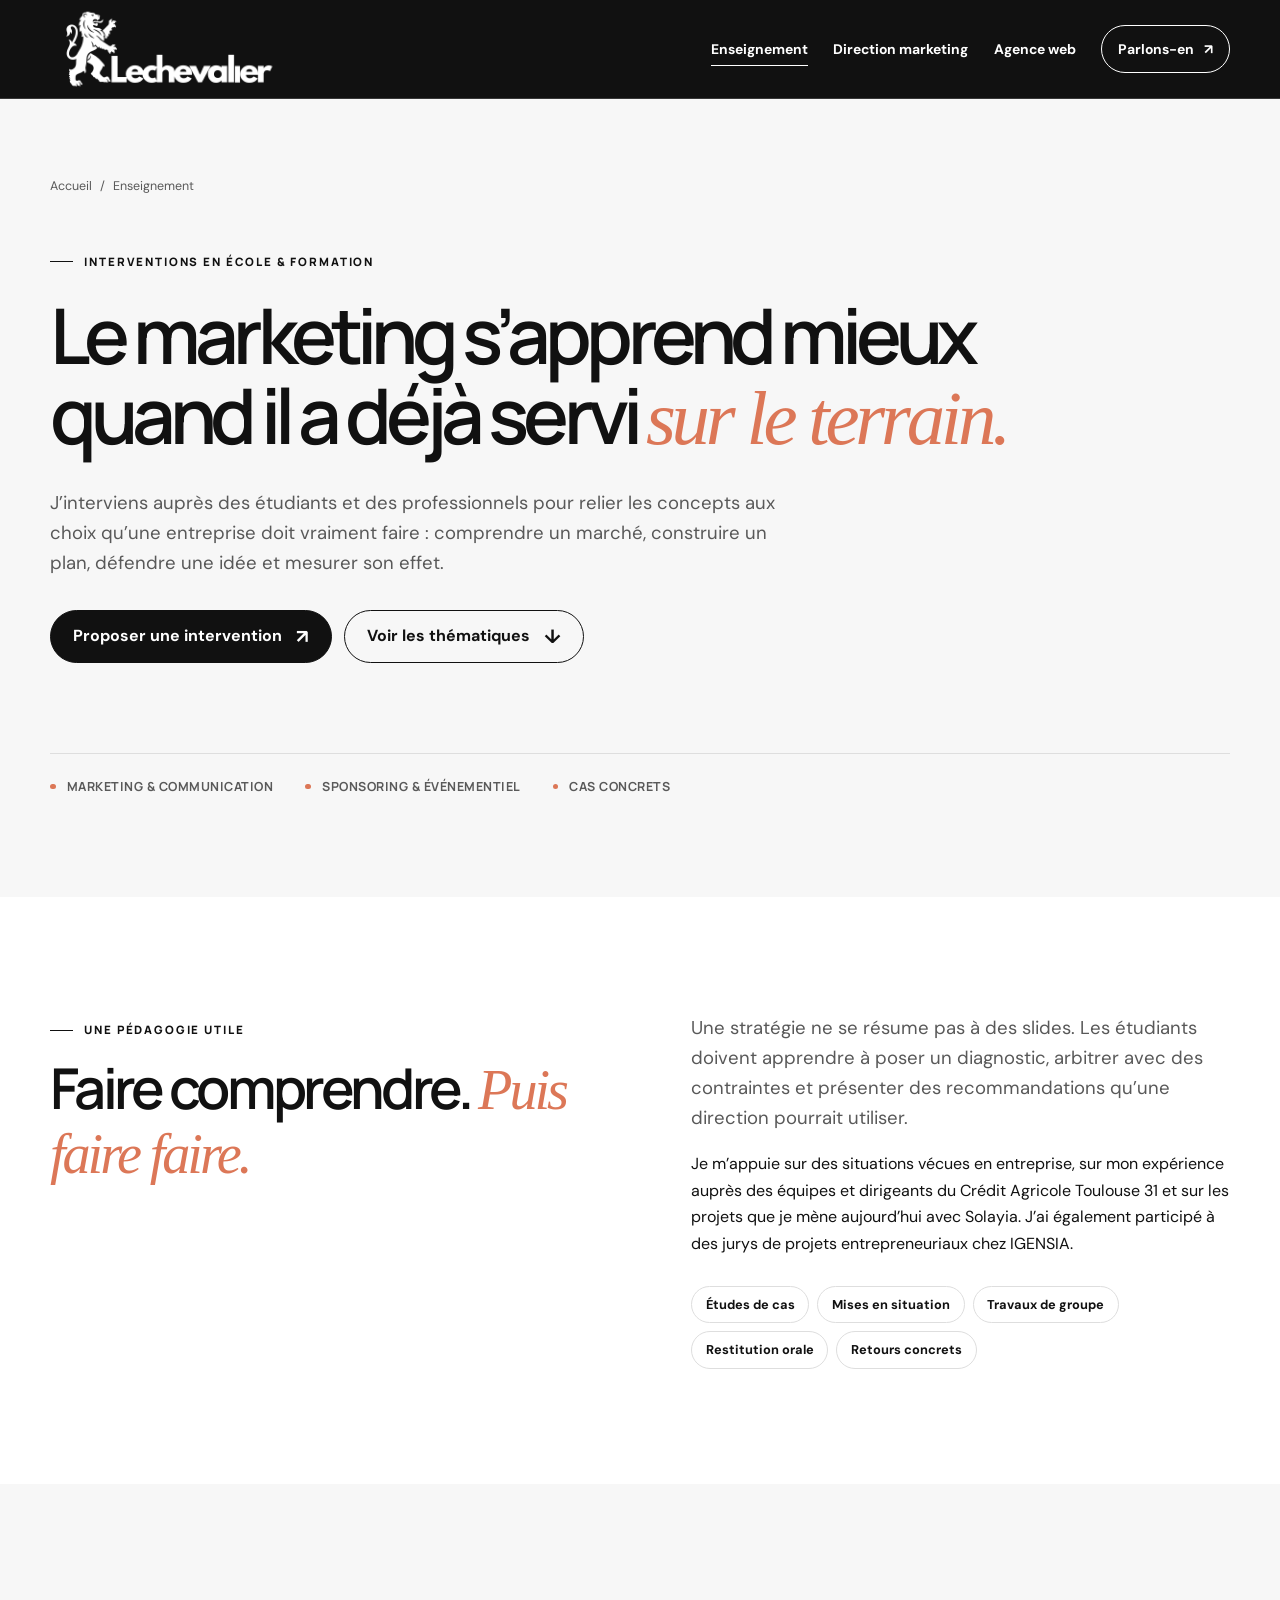
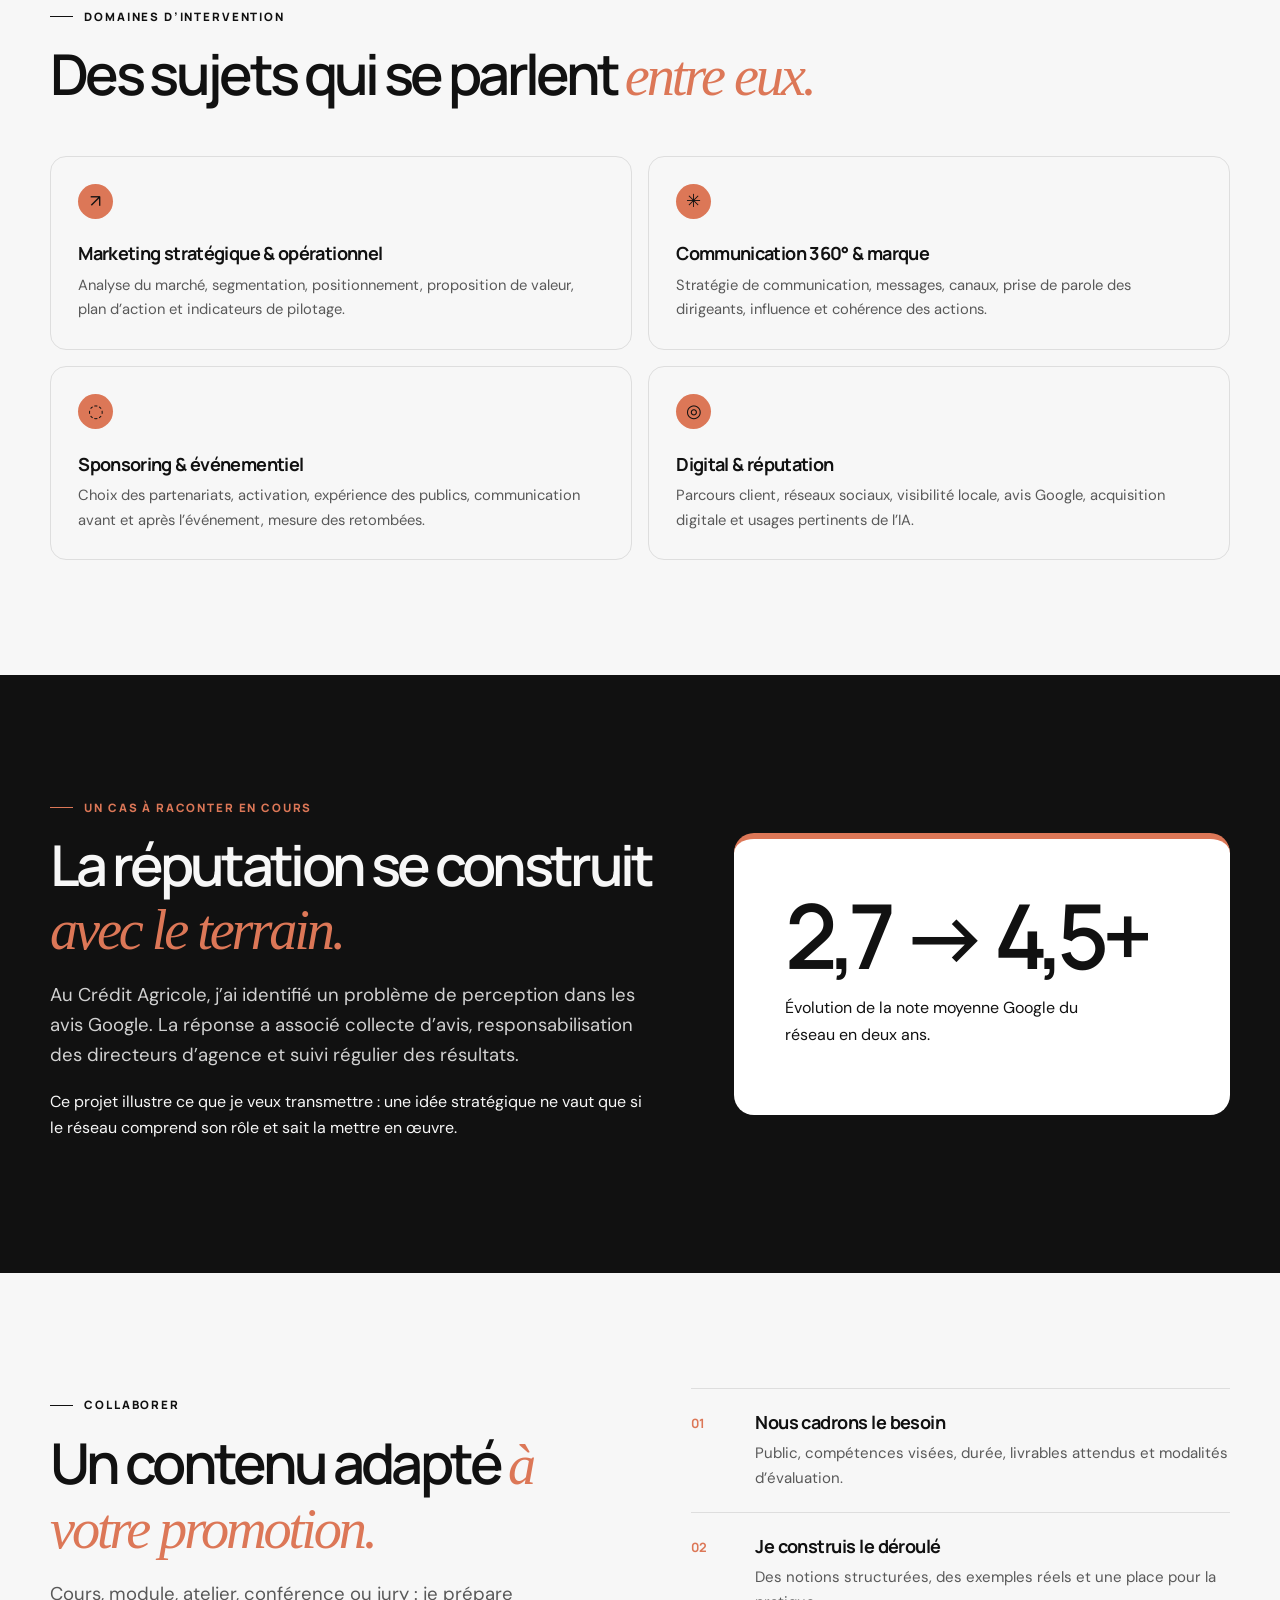
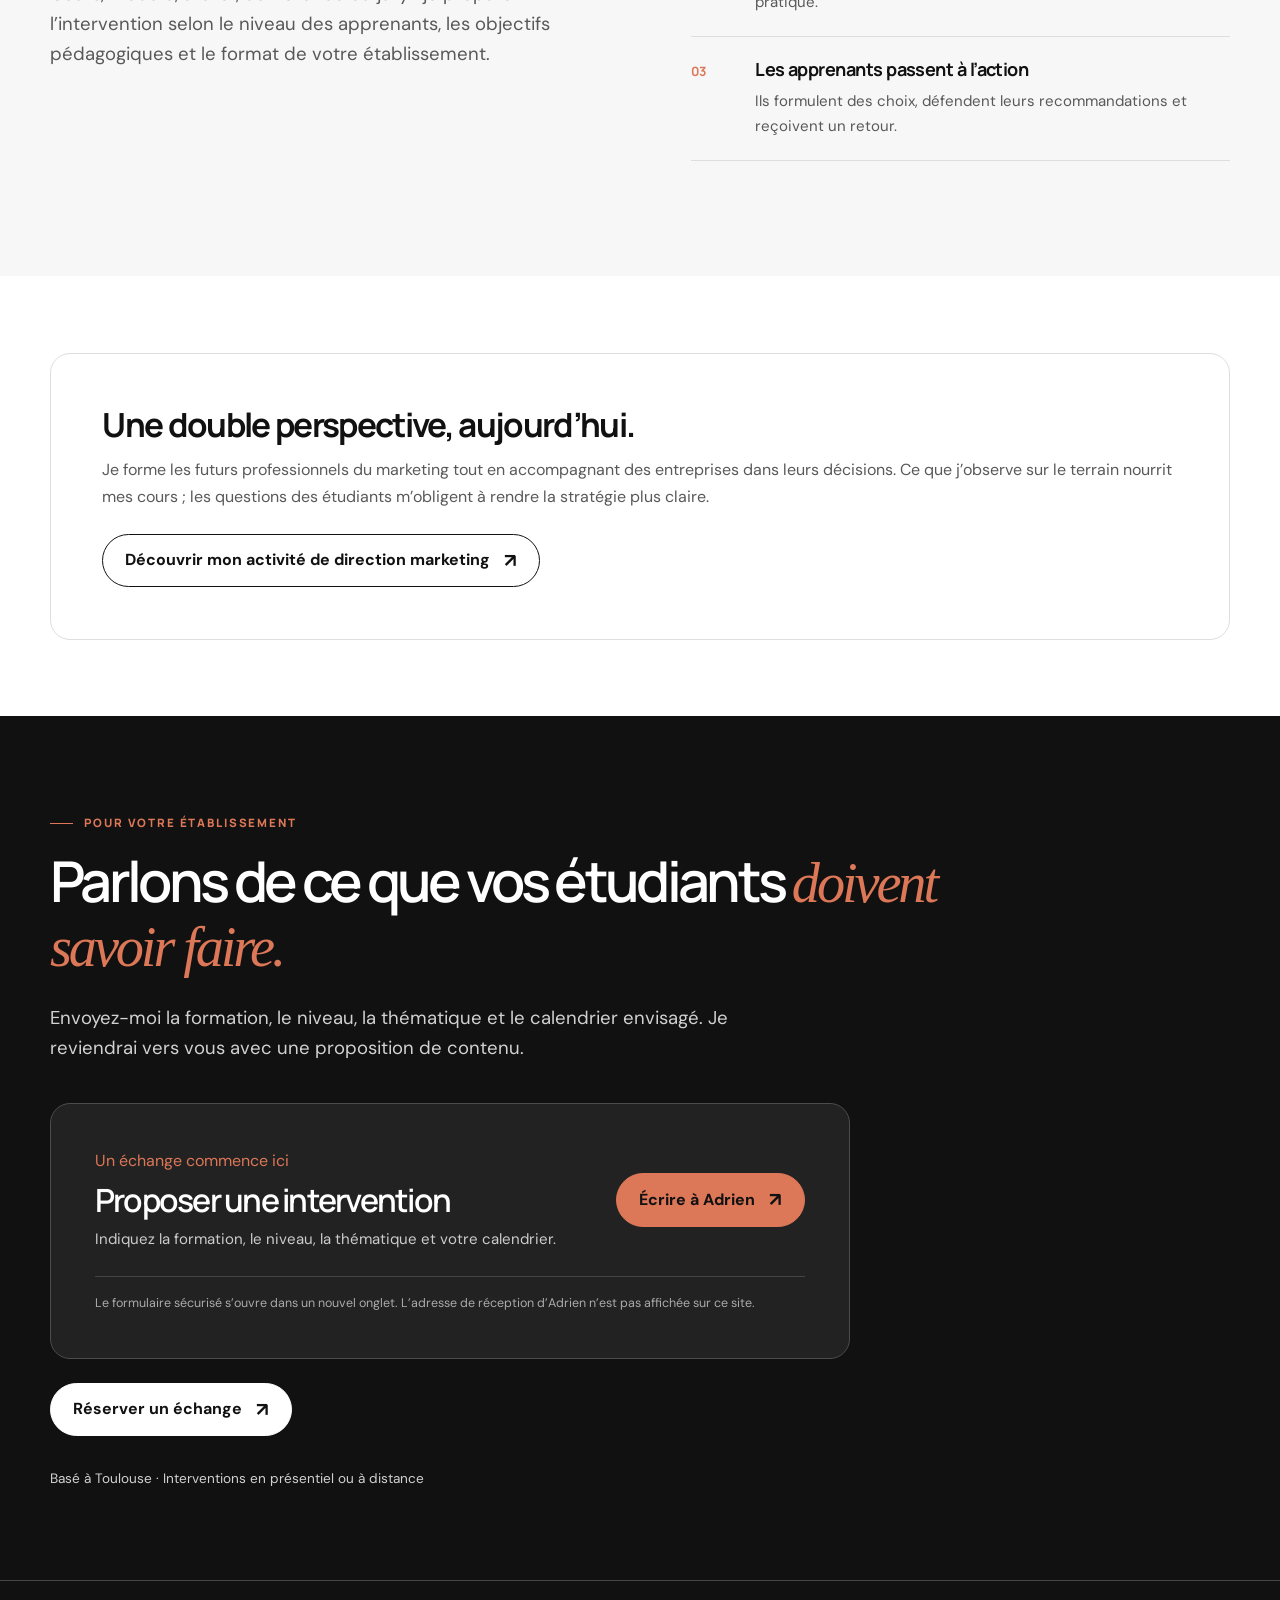
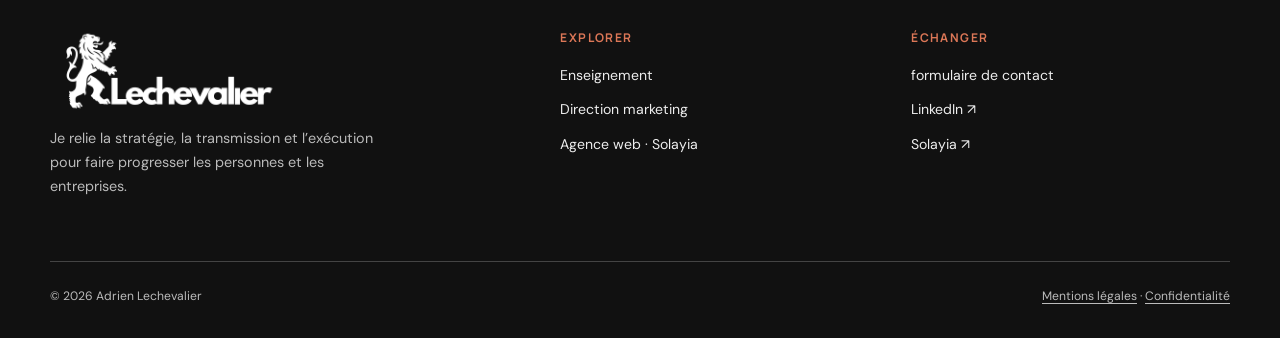
<file: enseignant.html>
<!doctype html>
<html lang="fr">
<head>
  <meta charset="utf-8"><meta name="viewport" content="width=device-width, initial-scale=1"><meta name="theme-color" content="#f7f7f7">
  <meta name="description" content="Adrien Lechevalier intervient en école et en formation sur le marketing stratégique, la communication 360°, le sponsoring, l'événementiel et le digital. Des cours ancrés dans l'expérience du terrain.">
  <meta property="og:type" content="website"><meta property="og:title" content="Enseignant en marketing & communication — Adrien Lechevalier"><meta property="og:description" content="Des cours et ateliers qui relient la stratégie aux décisions et aux projets réels.">
  <title>Enseignant en marketing, sponsoring & événementiel — Adrien Lechevalier</title>
  <link rel="icon" type="image/png" href="assets/favicon.png"><link rel="preconnect" href="https://fonts.googleapis.com"><link rel="preconnect" href="https://fonts.gstatic.com" crossorigin><link rel="stylesheet" href="styles.css?v=20260929-10"><script defer src="script.js?v=20260929-4"></script>
</head>
<body>
  <a class="skip-link" href="#contenu">Aller au contenu</a>
  <header class="site-header"><div class="container nav-wrap"><a class="brand" href="index.html" aria-label="Adrien Lechevalier, accueil"><span class="brand-lockup"><img class="brand-logo" src="assets/logo-adrien-2026.png" alt="" width="2000" height="2000"></span></a><nav class="desktop-nav" aria-label="Navigation principale"><a href="enseignant.html" aria-current="page">Enseignement</a><a href="direction-marketing.html">Direction marketing</a><a href="agence-web.html">Agence web</a><a class="nav-cta" href="#contact">Parlons-en <span aria-hidden="true">↗</span></a></nav><button class="menu-toggle" type="button" aria-label="Ouvrir le menu" aria-controls="menu-mobile" aria-expanded="false"><span></span></button></div><nav class="mobile-nav" id="menu-mobile" aria-label="Navigation mobile"><a href="index.html">Accueil</a><a href="enseignant.html" aria-current="page">Enseignement</a><a href="direction-marketing.html">Direction marketing</a><a href="agence-web.html">Agence web</a><a href="#contact">Proposer une intervention ↗</a></nav></header>

  <main id="contenu">
    <section class="page-hero"><div class="container"><nav class="breadcrumbs" aria-label="Fil d’Ariane"><a href="index.html">Accueil</a><span aria-hidden="true">/</span><span>Enseignement</span></nav><span class="eyebrow">Interventions en école & formation</span><h1 class="display">Le marketing s’apprend mieux quand il a déjà servi <em>sur le terrain.</em></h1><p class="lead">J’interviens auprès des étudiants et des professionnels pour relier les concepts aux choix qu’une entreprise doit vraiment faire : comprendre un marché, construire un plan, défendre une idée et mesurer son effet.</p><div class="button-row"><a class="button" href="#contact">Proposer une intervention <span class="arrow" aria-hidden="true">↗</span></a><a class="button button--outline" href="#programmes">Voir les thématiques <span class="arrow" aria-hidden="true">↓</span></a></div><div class="microproof"><span>Marketing & communication</span><span>Sponsoring & événementiel</span><span>Cas concrets</span></div></div></section>

    <section class="section surface" aria-labelledby="pedagogie"><div class="container split"><div><span class="eyebrow">Une pédagogie utile</span><h2 class="section-title" id="pedagogie">Faire comprendre. <em>Puis faire faire.</em></h2></div><div><p class="lead">Une stratégie ne se résume pas à des slides. Les étudiants doivent apprendre à poser un diagnostic, arbitrer avec des contraintes et présenter des recommandations qu’une direction pourrait utiliser.</p><p>Je m’appuie sur des situations vécues en entreprise, sur mon expérience auprès des équipes et dirigeants du Crédit Agricole Toulouse 31 et sur les projets que je mène aujourd’hui avec Solayia. J’ai également participé à des jurys de projets entrepreneuriaux chez IGENSIA.</p><ul class="tag-list"><li>Études de cas</li><li>Mises en situation</li><li>Travaux de groupe</li><li>Restitution orale</li><li>Retours concrets</li></ul></div></div></section>

    <section class="section" id="programmes" aria-labelledby="themes"><div class="container"><span class="eyebrow">Domaines d’intervention</span><h2 class="section-title" id="themes">Des sujets qui se parlent <em>entre eux.</em></h2><div class="service-list"><article class="service-item"><span class="service-icon" aria-hidden="true">↗</span><h3>Marketing stratégique & opérationnel</h3><p>Analyse du marché, segmentation, positionnement, proposition de valeur, plan d’action et indicateurs de pilotage.</p></article><article class="service-item"><span class="service-icon" aria-hidden="true">✳</span><h3>Communication 360° & marque</h3><p>Stratégie de communication, messages, canaux, prise de parole des dirigeants, influence et cohérence des actions.</p></article><article class="service-item"><span class="service-icon" aria-hidden="true">◌</span><h3>Sponsoring & événementiel</h3><p>Choix des partenariats, activation, expérience des publics, communication avant et après l’événement, mesure des retombées.</p></article><article class="service-item"><span class="service-icon" aria-hidden="true">◎</span><h3>Digital & réputation</h3><p>Parcours client, réseaux sociaux, visibilité locale, avis Google, acquisition digitale et usages pertinents de l’IA.</p></article></div></div></section>

    <section class="section dark" aria-labelledby="exemple"><div class="container metric-spotlight"><div><span class="eyebrow">Un cas à raconter en cours</span><h2 class="section-title" id="exemple">La réputation se construit <em>avec le terrain.</em></h2><p class="lead">Au Crédit Agricole, j’ai identifié un problème de perception dans les avis Google. La réponse a associé collecte d’avis, responsabilisation des directeurs d’agence et suivi régulier des résultats.</p><p>Ce projet illustre ce que je veux transmettre : une idée stratégique ne vaut que si le réseau comprend son rôle et sait la mettre en œuvre.</p></div><div class="metric-box"><strong>2,7 → 4,5+</strong><p>Évolution de la note moyenne Google du réseau en deux ans.</p></div></div></section>

    <section class="section" aria-labelledby="formats"><div class="container split"><div><span class="eyebrow">Collaborer</span><h2 class="section-title" id="formats">Un contenu adapté <em>à votre promotion.</em></h2><p class="lead">Cours, module, atelier, conférence ou jury : je prépare l’intervention selon le niveau des apprenants, les objectifs pédagogiques et le format de votre établissement.</p></div><ol class="steps"><li><div><h3>Nous cadrons le besoin</h3><p>Public, compétences visées, durée, livrables attendus et modalités d’évaluation.</p></div></li><li><div><h3>Je construis le déroulé</h3><p>Des notions structurées, des exemples réels et une place pour la pratique.</p></div></li><li><div><h3>Les apprenants passent à l’action</h3><p>Ils formulent des choix, défendent leurs recommandations et reçoivent un retour.</p></div></li></ol></div></section>

    <section class="section-sm surface"><div class="container callout"><h3>Une double perspective, aujourd’hui.</h3><p>Je forme les futurs professionnels du marketing tout en accompagnant des entreprises dans leurs décisions. Ce que j’observe sur le terrain nourrit mes cours ; les questions des étudiants m’obligent à rendre la stratégie plus claire.</p><a class="button button--outline" href="direction-marketing.html">Découvrir mon activité de direction marketing <span class="arrow" aria-hidden="true">↗</span></a></div></section>

    <section class="contact-band dark-band" aria-labelledby="contact"><div class="container"><span class="eyebrow">Pour votre établissement</span><h2 class="section-title" id="contact">Parlons de ce que vos étudiants <em>doivent savoir faire.</em></h2><p class="lead">Envoyez-moi la formation, le niveau, la thématique et le calendrier envisagé. Je reviendrai vers vous avec une proposition de contenu.</p><div class="contact-card">
  <div><span class="small-title">Un échange commence ici</span><h3>Proposer une intervention</h3><p>Indiquez la formation, le niveau, la thématique et votre calendrier.</p></div>
  <a class="button button--accent" href="https://formsubmit.co/el/xemexu/?subject=Proposition%20d%E2%80%99intervention%20p%C3%A9dagogique" target="_blank" rel="noopener noreferrer">Écrire à Adrien <span class="arrow" aria-hidden="true">↗</span></a>
  <p class="contact-note">Le formulaire sécurisé s’ouvre dans un nouvel onglet. L’adresse de réception d’Adrien n’est pas affichée sur ce site.</p>
</div><div class="button-row"><a class="button button--light" href="https://calendar.app.google/M3RFtpdJPuUSrRJf7" target="_blank" rel="noopener noreferrer">Réserver un échange <span class="arrow" aria-hidden="true">↗</span></a></div><div class="contact-meta"><span>Basé à Toulouse · Interventions en présentiel ou à distance</span></div></div></section>
  </main>
  <footer class="site-footer"><div class="container"><div class="footer-grid"><div class="footer-brand"><span class="footer-lockup"><img class="footer-logo" src="assets/logo-adrien-2026.png" alt="Adrien Lechevalier" width="2000" height="2000" loading="lazy"></span><p>Je relie la stratégie, la transmission et l’exécution pour faire progresser les personnes et les entreprises.</p></div><div><h3>Explorer</h3><ul><li><a href="enseignant.html">Enseignement</a></li><li><a href="direction-marketing.html">Direction marketing</a></li><li><a href="agence-web.html">Agence web · Solayia</a></li></ul></div><div><h3>Échanger</h3><ul><li><a href="#contact">formulaire de contact</a></li><li><a href="https://fr.linkedin.com/in/adrien-lechevalier" target="_blank" rel="noopener noreferrer">LinkedIn ↗</a></li><li><a href="https://solayia.fr/" target="_blank" rel="noopener noreferrer">Solayia ↗</a></li></ul></div></div><div class="footer-bottom"><span>© <span data-year>2026</span> Adrien Lechevalier</span><span><a href="mentions-legales.html">Mentions légales</a> · <a href="confidentialite.html">Confidentialité</a></span></div></div></footer>
</body>
</html>
</file>
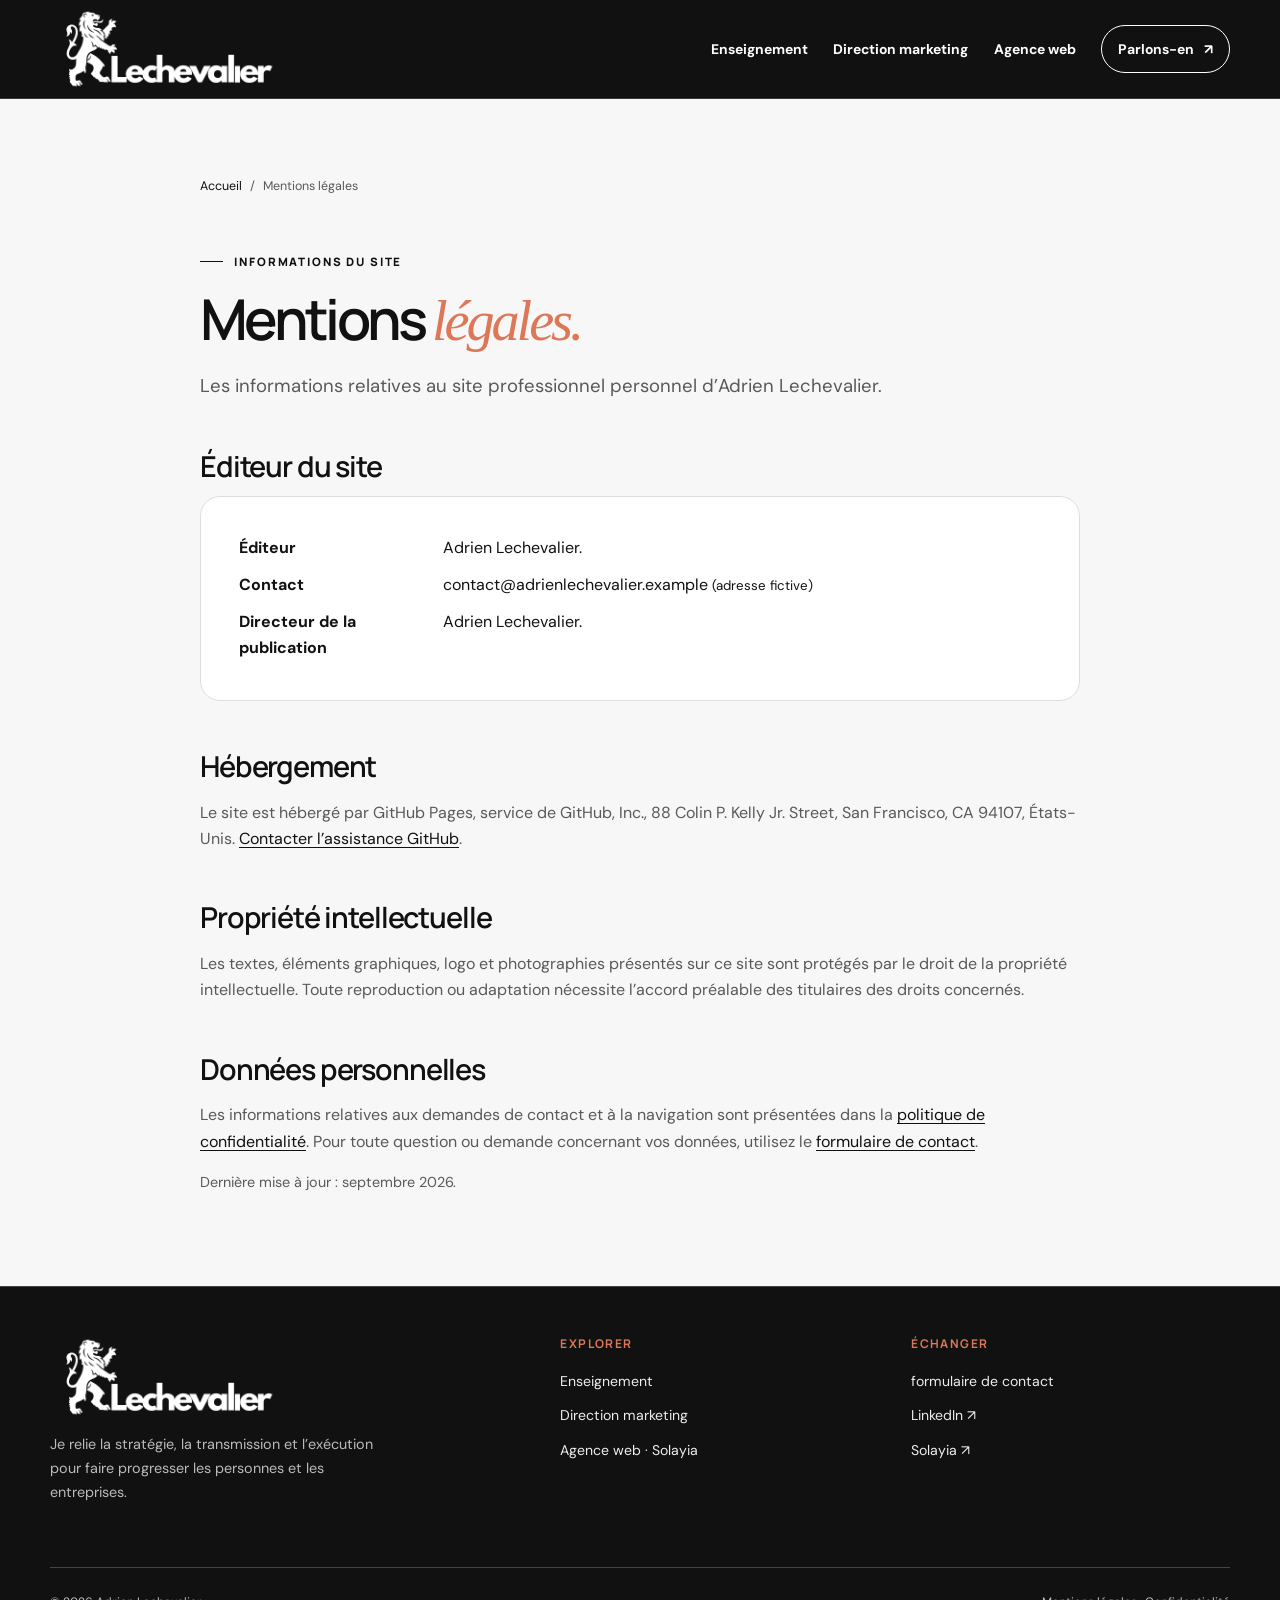
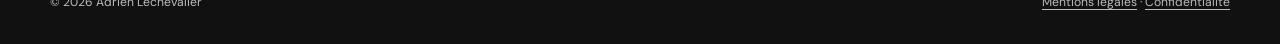
<file: mentions-legales.html>
<!doctype html>
<html lang="fr">
<head>
  <meta charset="utf-8">
  <meta name="viewport" content="width=device-width, initial-scale=1">
  <meta name="theme-color" content="#f7f7f7">
  <meta name="description" content="Mentions légales du site Adrien Lechevalier : éditeur, hébergeur et propriété intellectuelle.">
  <title>Mentions légales — Adrien Lechevalier</title>
  <link rel="icon" type="image/png" href="assets/favicon.png">
  <link rel="preconnect" href="https://fonts.googleapis.com">
  <link rel="preconnect" href="https://fonts.gstatic.com" crossorigin>
  <link rel="stylesheet" href="styles.css?v=20260929-10">
  <script defer src="script.js?v=20260929-4"></script>
</head>
<body>
  <a class="skip-link" href="#contenu">Aller au contenu</a>
  <header class="site-header"><div class="container nav-wrap"><a class="brand" href="index.html" aria-label="Adrien Lechevalier, accueil"><span class="brand-lockup"><img class="brand-logo" src="assets/logo-adrien-2026.png" alt="" width="2000" height="2000"></span></a><nav class="desktop-nav" aria-label="Navigation principale"><a href="enseignant.html">Enseignement</a><a href="direction-marketing.html">Direction marketing</a><a href="agence-web.html">Agence web</a><a class="nav-cta" href="index.html#contact">Parlons-en <span aria-hidden="true">↗</span></a></nav><button class="menu-toggle" type="button" aria-label="Ouvrir le menu" aria-controls="menu-mobile" aria-expanded="false"><span></span></button></div><nav class="mobile-nav" id="menu-mobile" aria-label="Navigation mobile"><a href="index.html">Accueil</a><a href="enseignant.html">Enseignement</a><a href="direction-marketing.html">Direction marketing</a><a href="agence-web.html">Agence web</a><a href="index.html#contact">Écrire à Adrien ↗</a></nav></header>

  <main id="contenu" class="section-sm"><div class="container legal-page">
    <nav class="breadcrumbs" aria-label="Fil d’Ariane"><a href="index.html">Accueil</a><span aria-hidden="true">/</span><span>Mentions légales</span></nav>
    <span class="eyebrow">Informations du site</span><h1 class="section-title">Mentions <em>légales.</em></h1>
    <p class="lead">Les informations relatives au site professionnel personnel d’Adrien Lechevalier.</p>

    <h2>Éditeur du site</h2>
    <div class="legal-card"><dl>
      <dt>Éditeur</dt><dd>Adrien Lechevalier.</dd>
      <dt>Contact</dt><dd>contact@adrienlechevalier.example <small>(adresse fictive)</small></dd>
      <dt>Directeur de la publication</dt><dd>Adrien Lechevalier.</dd>
    </dl></div>

    <h2>Hébergement</h2>
    <p>Le site est hébergé par GitHub Pages, service de GitHub, Inc., 88 Colin P. Kelly Jr. Street, San Francisco, CA 94107, États-Unis. <a href="https://support.github.com/" target="_blank" rel="noopener noreferrer">Contacter l’assistance GitHub</a>.</p>

    <h2>Propriété intellectuelle</h2>
    <p>Les textes, éléments graphiques, logo et photographies présentés sur ce site sont protégés par le droit de la propriété intellectuelle. Toute reproduction ou adaptation nécessite l’accord préalable des titulaires des droits concernés.</p>

    <h2>Données personnelles</h2>
    <p>Les informations relatives aux demandes de contact et à la navigation sont présentées dans la <a href="confidentialite.html">politique de confidentialité</a>. Pour toute question ou demande concernant vos données, utilisez le <a href="index.html#contact">formulaire de contact</a>.</p>
    <p class="small">Dernière mise à jour : septembre 2026.</p>
  </div></main>

  <footer class="site-footer"><div class="container"><div class="footer-grid"><div class="footer-brand"><span class="footer-lockup"><img class="footer-logo" src="assets/logo-adrien-2026.png" alt="Adrien Lechevalier" width="2000" height="2000" loading="lazy"></span><p>Je relie la stratégie, la transmission et l’exécution pour faire progresser les personnes et les entreprises.</p></div><div><h3>Explorer</h3><ul><li><a href="enseignant.html">Enseignement</a></li><li><a href="direction-marketing.html">Direction marketing</a></li><li><a href="agence-web.html">Agence web · Solayia</a></li></ul></div><div><h3>Échanger</h3><ul><li><a href="index.html#contact">formulaire de contact</a></li><li><a href="https://fr.linkedin.com/in/adrien-lechevalier" target="_blank" rel="noopener noreferrer">LinkedIn ↗</a></li><li><a href="https://solayia.fr/" target="_blank" rel="noopener noreferrer">Solayia ↗</a></li></ul></div></div><div class="footer-bottom"><span>© <span data-year>2026</span> Adrien Lechevalier</span><span><a href="mentions-legales.html" aria-current="page">Mentions légales</a> · <a href="confidentialite.html">Confidentialité</a></span></div></div></footer>
</body>
</html>
</file>
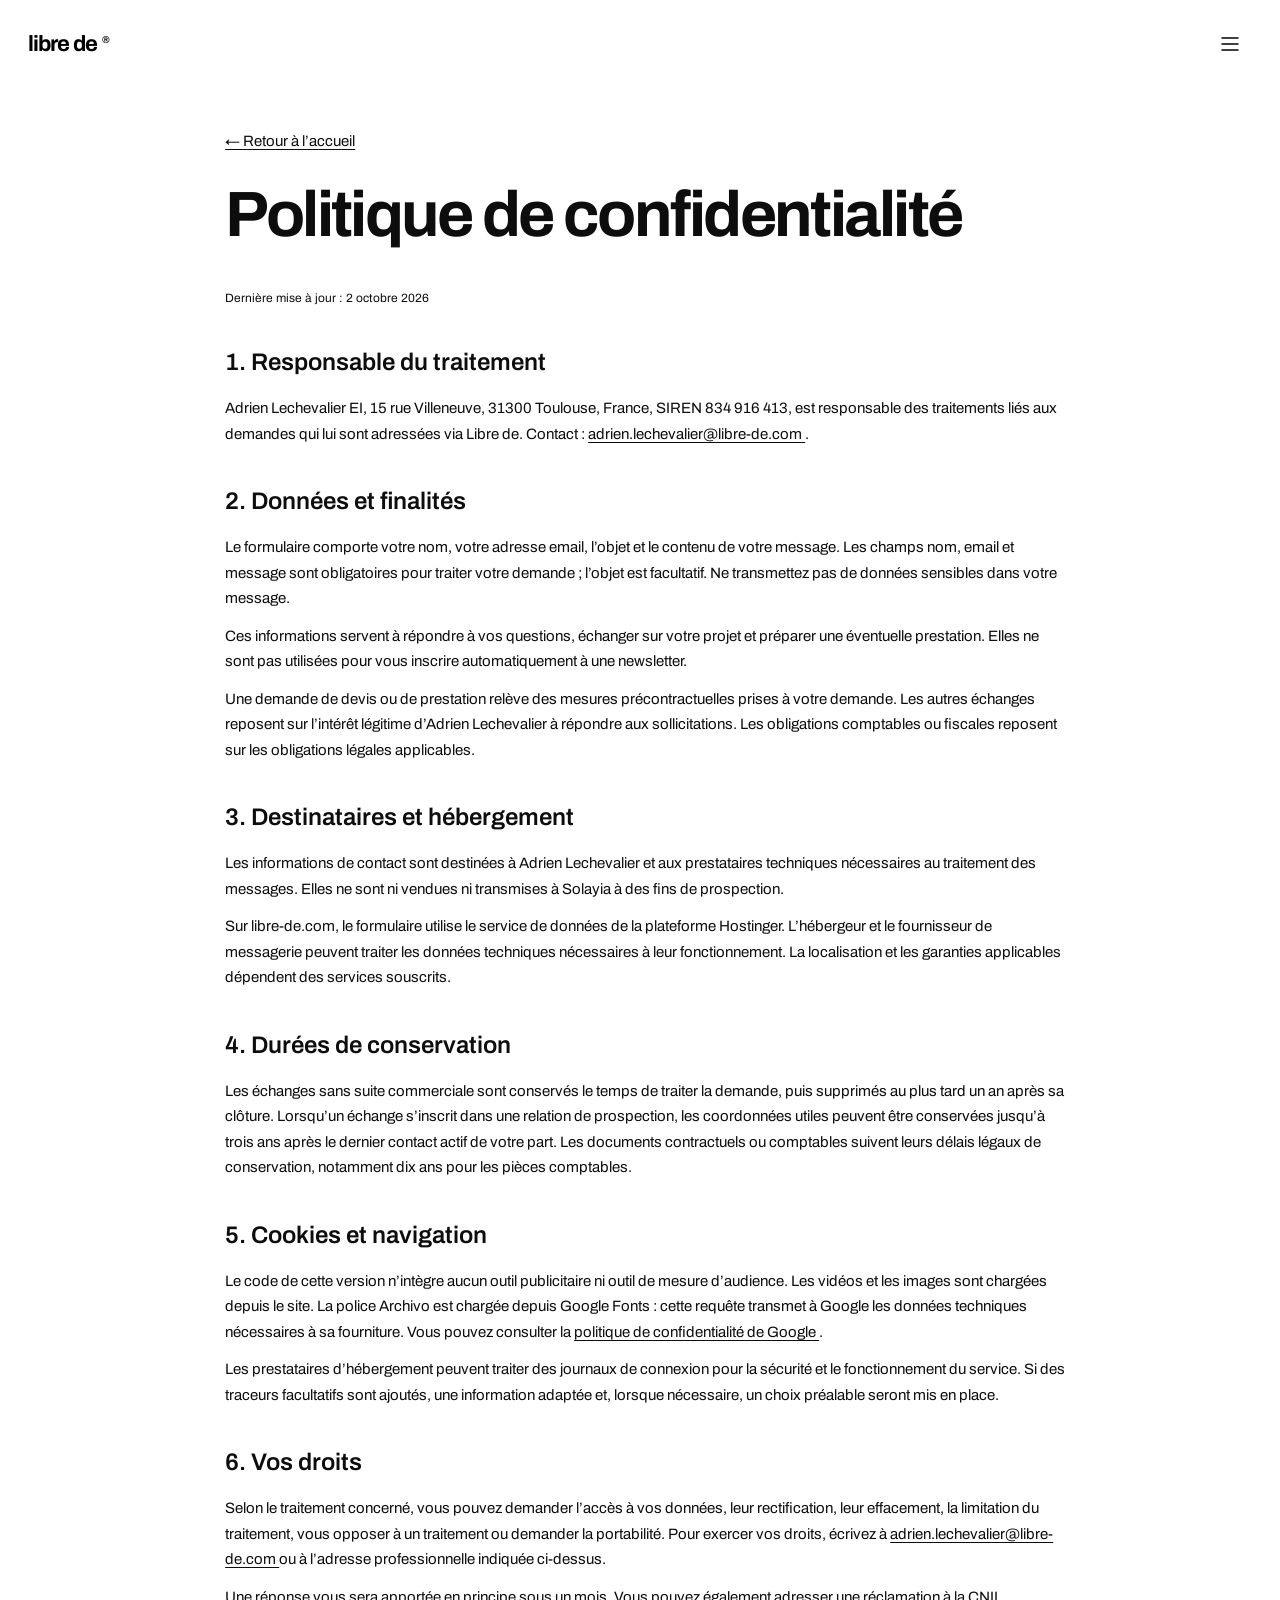
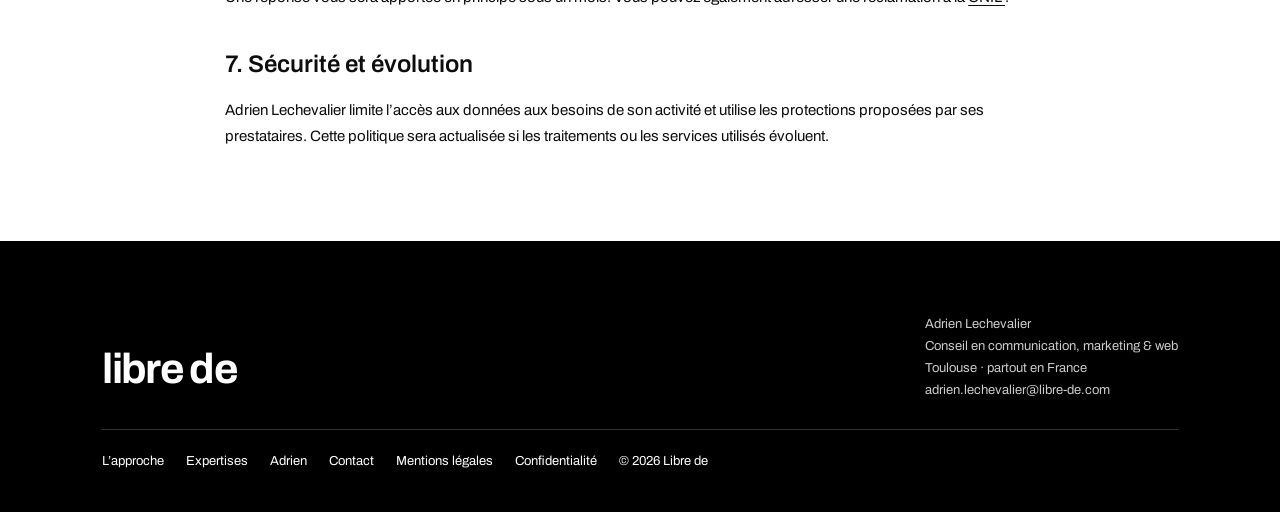
<file: libre-de/confidentialite.html>
<!DOCTYPE html>
<html lang="fr">
 <head>
  <meta charset="utf-8"/>
  <meta content="width=device-width, initial-scale=1" name="viewport"/>
  <title>
   Politique de confidentialité — Libre de
  </title>
  <link href="assets/original.css" rel="stylesheet"/>
  <link href="https://fonts.googleapis.com/css2?family=Archivo:wght@400;500;600;700&amp;display=swap" rel="stylesheet"/>
  <link href="styles.css?v=20261002-2" rel="stylesheet"/>
  <link href="favicon.ico?v=20261007-anneau" rel="icon" type="image/x-icon" sizes="16x16 32x32 48x48 64x64 256x256"/>
  <link href="favicon-anneau-32.png" rel="icon" type="image/png" sizes="32x32"/>
  <link href="favicon-anneau-256.png" rel="icon" type="image/png" sizes="256x256"/>
  <link href="apple-touch-icon.png?v=20261007-anneau" rel="apple-touch-icon" sizes="180x180"/>
 </head>
 <body>
  <header class="site-header">
   <a aria-label="Libre de — accueil" class="brand" href="index.html#accueil">
    libre de
    <span>
     ®
    </span>
   </a>
   <button aria-controls="navigation" aria-expanded="false" aria-label="Ouvrir le menu" class="menu-toggle">
    <svg class="lucide lucide-menu" fill="none" height="24" stroke="currentColor" stroke-linecap="round" stroke-linejoin="round" stroke-width="1.5" viewbox="0 0 24 24" width="24" xmlns="http://www.w3.org/2000/svg">
     <line x1="4" x2="20" y1="12" y2="12">
     </line>
     <line x1="4" x2="20" y1="6" y2="6">
     </line>
     <line x1="4" x2="20" y1="18" y2="18">
     </line>
    </svg>
   </button>
  </header>
  <nav aria-label="Navigation principale" class="nav-overlay" hidden="" id="navigation">
   <button aria-label="Fermer le menu" class="nav-close">
    ✕
   </button>
   <a href="index.html#approche">
    L’approche
   </a>
   <a href="index.html#expertises">
    Les expertises
   </a>
   <a href="index.html#adrien">
    Adrien Lechevalier
   </a>
   <a href="index.html#contact">
    Contact
   </a>
  </nav>
  <main class="section legal-main">
   <a href="index.html">
    ← Retour à l’accueil
   </a>
   <h1>
    Politique de confidentialité
   </h1>
   <p class="legal-date">
    Dernière mise à jour : 2 octobre 2026
   </p>
   <h2>
    1. Responsable du traitement
   </h2>
   <p>
    Adrien Lechevalier EI, 15 rue Villeneuve, 31300 Toulouse, France, SIREN 834 916 413, est responsable des traitements liés aux demandes qui lui sont adressées via Libre de. Contact :
    <a href="mailto:adrien.lechevalier@libre-de.com">
     adrien.lechevalier@libre-de.com
    </a>
    .
   </p>
   <h2>
    2. Données et finalités
   </h2>
   <p>
    Le formulaire comporte votre nom, votre adresse email, l’objet et le contenu de votre message. Les champs nom, email et message sont obligatoires pour traiter votre demande ; l’objet est facultatif. Ne transmettez pas de données sensibles dans votre message.
   </p>
   <p>
    Ces informations servent à répondre à vos questions, échanger sur votre projet et préparer une éventuelle prestation. Elles ne sont pas utilisées pour vous inscrire automatiquement à une newsletter.
   </p>
   <p>
    Une demande de devis ou de prestation relève des mesures précontractuelles prises à votre demande. Les autres échanges reposent sur l’intérêt légitime d’Adrien Lechevalier à répondre aux sollicitations. Les obligations comptables ou fiscales reposent sur les obligations légales applicables.
   </p>
   <h2>
    3. Destinataires et hébergement
   </h2>
   <p>
    Les informations de contact sont destinées à Adrien Lechevalier et aux prestataires techniques nécessaires au traitement des messages. Elles ne sont ni vendues ni transmises à Solayia à des fins de prospection.
   </p>
   <div data-host="hostinger">
    <p>
     Sur libre-de.com, le formulaire utilise le service de données de la plateforme Hostinger. L’hébergeur et le fournisseur de messagerie peuvent traiter les données techniques nécessaires à leur fonctionnement. La localisation et les garanties applicables dépendent des services souscrits.
    </p>
   </div>
   <div data-host="github">
    <p>
     Cette version utilise GitHub Pages pour afficher les pages. Le formulaire ne dispose pas de son service d’envoi Hostinger sur cet hébergement : aucun message n’est enregistré par ce formulaire lorsqu’il affiche une erreur. Le lien « Écrire un mail » vous permet de contacter directement Adrien Lechevalier via votre messagerie.
    </p>
    <p>
     GitHub peut traiter des données techniques de connexion, notamment l’adresse IP, pour la fourniture et la sécurité du service. Son infrastructure peut impliquer des traitements hors de l’Union européenne. Les garanties et modalités sont décrites dans sa
     <a href="https://docs.github.com/fr/site-policy/privacy-policies/github-general-privacy-statement">
      déclaration de confidentialité
     </a>
     .
    </p>
   </div>
   <h2>
    4. Durées de conservation
   </h2>
   <p>
    Les échanges sans suite commerciale sont conservés le temps de traiter la demande, puis supprimés au plus tard un an après sa clôture. Lorsqu’un échange s’inscrit dans une relation de prospection, les coordonnées utiles peuvent être conservées jusqu’à trois ans après le dernier contact actif de votre part. Les documents contractuels ou comptables suivent leurs délais légaux de conservation, notamment dix ans pour les pièces comptables.
   </p>
   <h2>
    5. Cookies et navigation
   </h2>
   <p>
    Le code de cette version n’intègre aucun outil publicitaire ni outil de mesure d’audience. Les vidéos et les images sont chargées depuis le site. La police Archivo est chargée depuis Google Fonts : cette requête transmet à Google les données techniques nécessaires à sa fourniture. Vous pouvez consulter la
    <a href="https://policies.google.com/privacy?hl=fr">
     politique de confidentialité de Google
    </a>
    .
   </p>
   <p>
    Les prestataires d’hébergement peuvent traiter des journaux de connexion pour la sécurité et le fonctionnement du service. Si des traceurs facultatifs sont ajoutés, une information adaptée et, lorsque nécessaire, un choix préalable seront mis en place.
   </p>
   <h2>
    6. Vos droits
   </h2>
   <p>
    Selon le traitement concerné, vous pouvez demander l’accès à vos données, leur rectification, leur effacement, la limitation du traitement, vous opposer à un traitement ou demander la portabilité. Pour exercer vos droits, écrivez à
    <a href="mailto:adrien.lechevalier@libre-de.com">
     adrien.lechevalier@libre-de.com
    </a>
    ou à l’adresse professionnelle indiquée ci-dessus.
   </p>
   <p>
    Une réponse vous sera apportée en principe sous un mois. Vous pouvez également adresser une réclamation à la
    <a href="https://www.cnil.fr/fr/plaintes">
     CNIL
    </a>
    .
   </p>
   <h2>
    7. Sécurité et évolution
   </h2>
   <p>
    Adrien Lechevalier limite l’accès aux données aux besoins de son activité et utilise les protections proposées par ses prestataires. Cette politique sera actualisée si les traitements ou les services utilisés évoluent.
   </p>
  </main>
  <footer class="footer">
   <div class="footer-top">
    <a class="footer-brand" href="index.html#accueil">
     libre de
    </a>
    <p class="footer-meta">
     Adrien Lechevalier
     <br/>
     Conseil en communication, marketing &amp; web
     <br/>
     Toulouse · partout en France
     <br/>
     adrien.lechevalier@libre-de.com
    </p>
   </div>
   <div class="footer-links">
    <a href="index.html#approche">
     L’approche
    </a>
    <a href="index.html#expertises">
     Expertises
    </a>
    <a href="index.html#adrien">
     Adrien
    </a>
    <a href="index.html#contact">
     Contact
    </a>
    <a href="mentions-legales.html">
     Mentions légales
    </a>
    <a href="confidentialite.html">
     Confidentialité
    </a>
    <span>
     ©
     <!-- -->
     2026
     <!-- -->
     Libre de
    </span>
   </div>
  </footer>
  <script defer="" src="script.js?v=20261002-2">
  </script>
 </body>
</html>
</file>
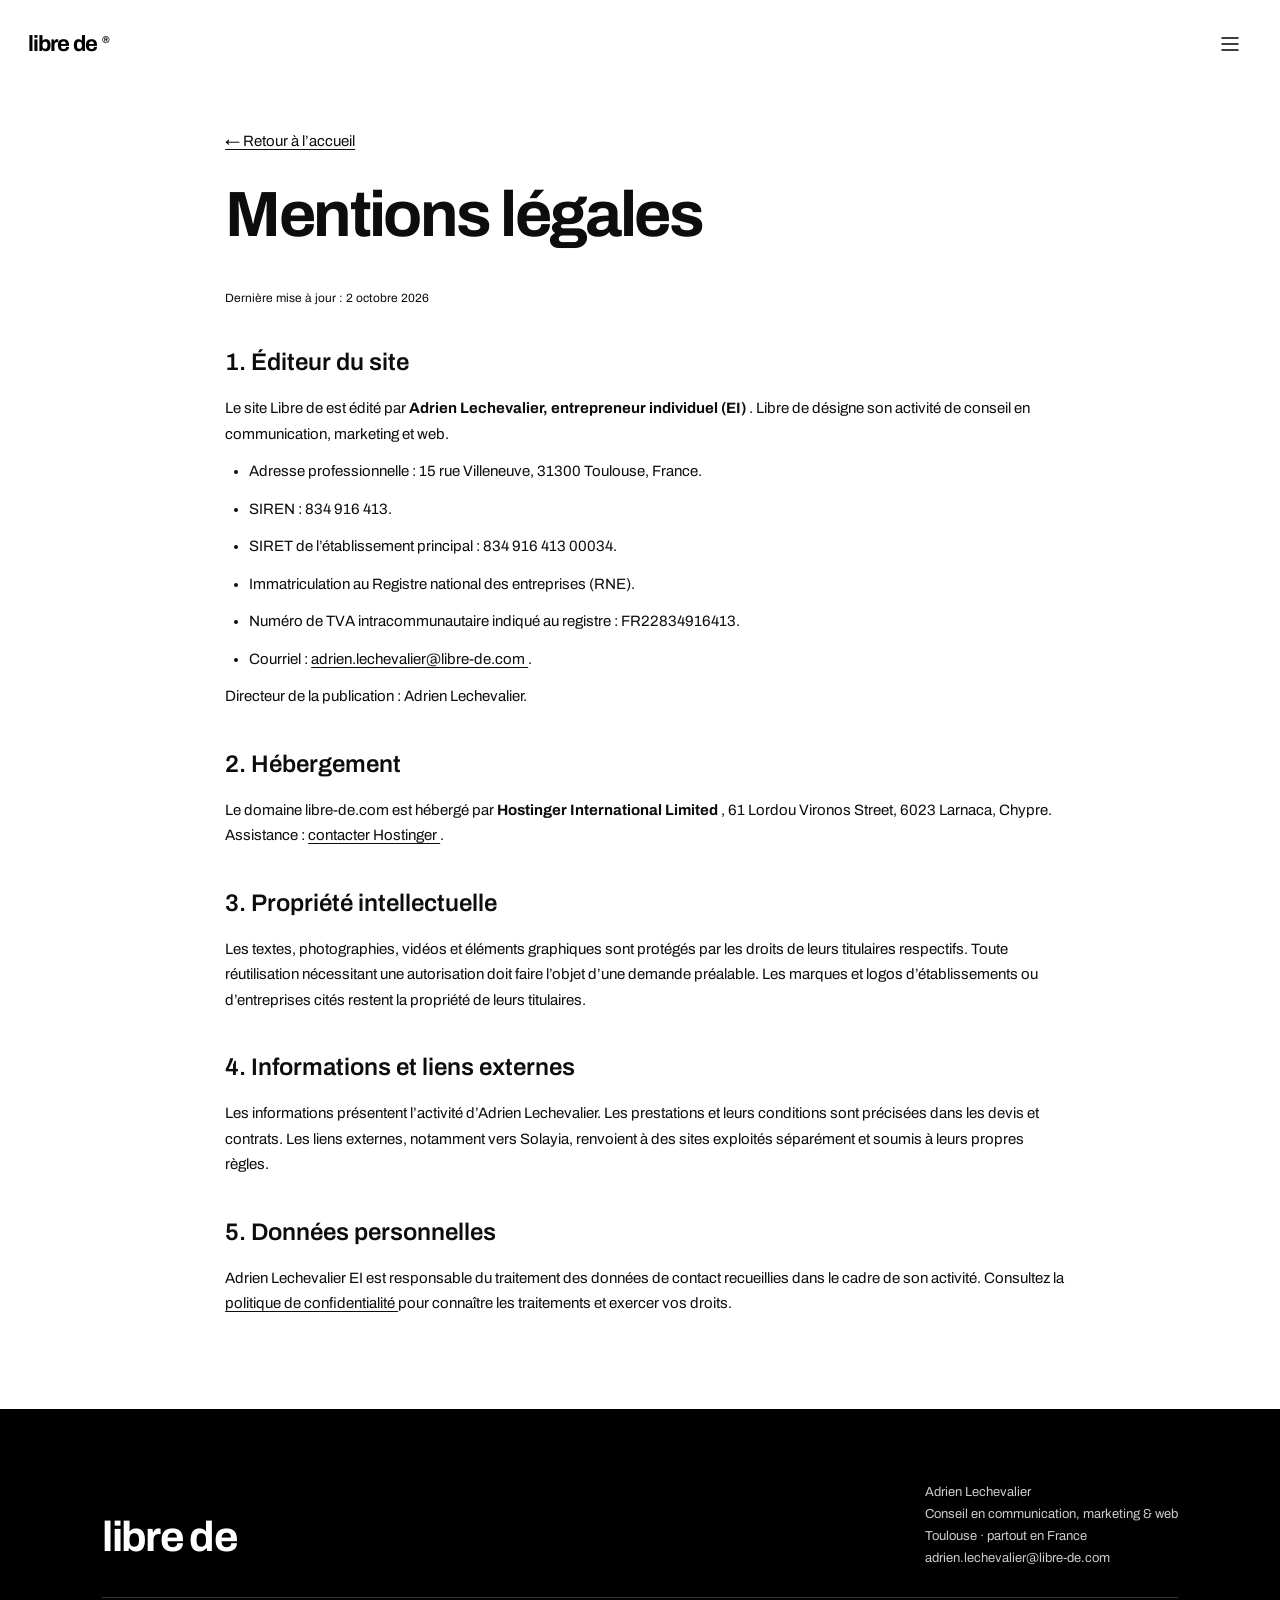
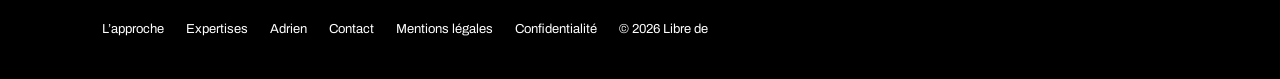
<file: libre-de/mentions-legales.html>
<!DOCTYPE html>
<html lang="fr">
 <head>
  <meta charset="utf-8"/>
  <meta content="width=device-width, initial-scale=1" name="viewport"/>
  <title>
   Mentions légales — Libre de
  </title>
  <link href="assets/original.css" rel="stylesheet"/>
  <link href="https://fonts.googleapis.com/css2?family=Archivo:wght@400;500;600;700&amp;display=swap" rel="stylesheet"/>
  <link href="styles.css?v=20261002-2" rel="stylesheet"/>
  <link href="favicon.ico?v=20261007-anneau" rel="icon" type="image/x-icon" sizes="16x16 32x32 48x48 64x64 256x256"/>
  <link href="favicon-anneau-32.png" rel="icon" type="image/png" sizes="32x32"/>
  <link href="favicon-anneau-256.png" rel="icon" type="image/png" sizes="256x256"/>
  <link href="apple-touch-icon.png?v=20261007-anneau" rel="apple-touch-icon" sizes="180x180"/>
 </head>
 <body>
  <header class="site-header">
   <a aria-label="Libre de — accueil" class="brand" href="index.html#accueil">
    libre de
    <span>
     ®
    </span>
   </a>
   <button aria-controls="navigation" aria-expanded="false" aria-label="Ouvrir le menu" class="menu-toggle">
    <svg class="lucide lucide-menu" fill="none" height="24" stroke="currentColor" stroke-linecap="round" stroke-linejoin="round" stroke-width="1.5" viewbox="0 0 24 24" width="24" xmlns="http://www.w3.org/2000/svg">
     <line x1="4" x2="20" y1="12" y2="12">
     </line>
     <line x1="4" x2="20" y1="6" y2="6">
     </line>
     <line x1="4" x2="20" y1="18" y2="18">
     </line>
    </svg>
   </button>
  </header>
  <nav aria-label="Navigation principale" class="nav-overlay" hidden="" id="navigation">
   <button aria-label="Fermer le menu" class="nav-close">
    ✕
   </button>
   <a href="index.html#approche">
    L’approche
   </a>
   <a href="index.html#expertises">
    Les expertises
   </a>
   <a href="index.html#adrien">
    Adrien Lechevalier
   </a>
   <a href="index.html#contact">
    Contact
   </a>
  </nav>
  <main class="section legal-main">
   <a href="index.html">
    ← Retour à l’accueil
   </a>
   <h1>
    Mentions légales
   </h1>
   <p class="legal-date">
    Dernière mise à jour : 2 octobre 2026
   </p>
   <h2>
    1. Éditeur du site
   </h2>
   <p>
    Le site Libre de est édité par
    <strong>
     Adrien Lechevalier, entrepreneur individuel (EI)
    </strong>
    . Libre de désigne son activité de conseil en communication, marketing et web.
   </p>
   <ul>
    <li>
     Adresse professionnelle : 15 rue Villeneuve, 31300 Toulouse, France.
    </li>
    <li>
     SIREN : 834 916 413.
    </li>
    <li>
     SIRET de l’établissement principal : 834 916 413 00034.
    </li>
    <li>
     Immatriculation au Registre national des entreprises (RNE).
    </li>
    <li>
     Numéro de TVA intracommunautaire indiqué au registre : FR22834916413.
    </li>
    <li>
     Courriel :
     <a href="mailto:adrien.lechevalier@libre-de.com">
      adrien.lechevalier@libre-de.com
     </a>
     .
    </li>
   </ul>
   <p>
    Directeur de la publication : Adrien Lechevalier.
   </p>
   <h2>
    2. Hébergement
   </h2>
   <div data-host="hostinger">
    <p>
     Le domaine libre-de.com est hébergé par
     <strong>
      Hostinger International Limited
     </strong>
     , 61 Lordou Vironos Street, 6023 Larnaca, Chypre. Assistance :
     <a href="https://www.hostinger.com/fr/contact">
      contacter Hostinger
     </a>
     .
    </p>
   </div>
   <div data-host="github">
    <p>
     Cette version est hébergée par
     <strong>
      GitHub, Inc.
     </strong>
     , 88 Colin P. Kelly Jr. Street, San Francisco, CA 94107, États-Unis. Assistance :
     <a href="https://support.github.com/">
      contacter GitHub
     </a>
     .
    </p>
   </div>
   <h2>
    3. Propriété intellectuelle
   </h2>
   <p>
    Les textes, photographies, vidéos et éléments graphiques sont protégés par les droits de leurs titulaires respectifs. Toute réutilisation nécessitant une autorisation doit faire l’objet d’une demande préalable. Les marques et logos d’établissements ou d’entreprises cités restent la propriété de leurs titulaires.
   </p>
   <h2>
    4. Informations et liens externes
   </h2>
   <p>
    Les informations présentent l’activité d’Adrien Lechevalier. Les prestations et leurs conditions sont précisées dans les devis et contrats. Les liens externes, notamment vers Solayia, renvoient à des sites exploités séparément et soumis à leurs propres règles.
   </p>
   <h2>
    5. Données personnelles
   </h2>
   <p>
    Adrien Lechevalier EI est responsable du traitement des données de contact recueillies dans le cadre de son activité. Consultez la
    <a href="confidentialite.html">
     politique de confidentialité
    </a>
    pour connaître les traitements et exercer vos droits.
   </p>
  </main>
  <footer class="footer">
   <div class="footer-top">
    <a class="footer-brand" href="index.html#accueil">
     libre de
    </a>
    <p class="footer-meta">
     Adrien Lechevalier
     <br/>
     Conseil en communication, marketing &amp; web
     <br/>
     Toulouse · partout en France
     <br/>
     adrien.lechevalier@libre-de.com
    </p>
   </div>
   <div class="footer-links">
    <a href="index.html#approche">
     L’approche
    </a>
    <a href="index.html#expertises">
     Expertises
    </a>
    <a href="index.html#adrien">
     Adrien
    </a>
    <a href="index.html#contact">
     Contact
    </a>
    <a href="mentions-legales.html">
     Mentions légales
    </a>
    <a href="confidentialite.html">
     Confidentialité
    </a>
    <span>
     ©
     <!-- -->
     2026
     <!-- -->
     Libre de
    </span>
   </div>
  </footer>
  <script defer="" src="script.js?v=20261002-2">
  </script>
 </body>
</html>
</file>
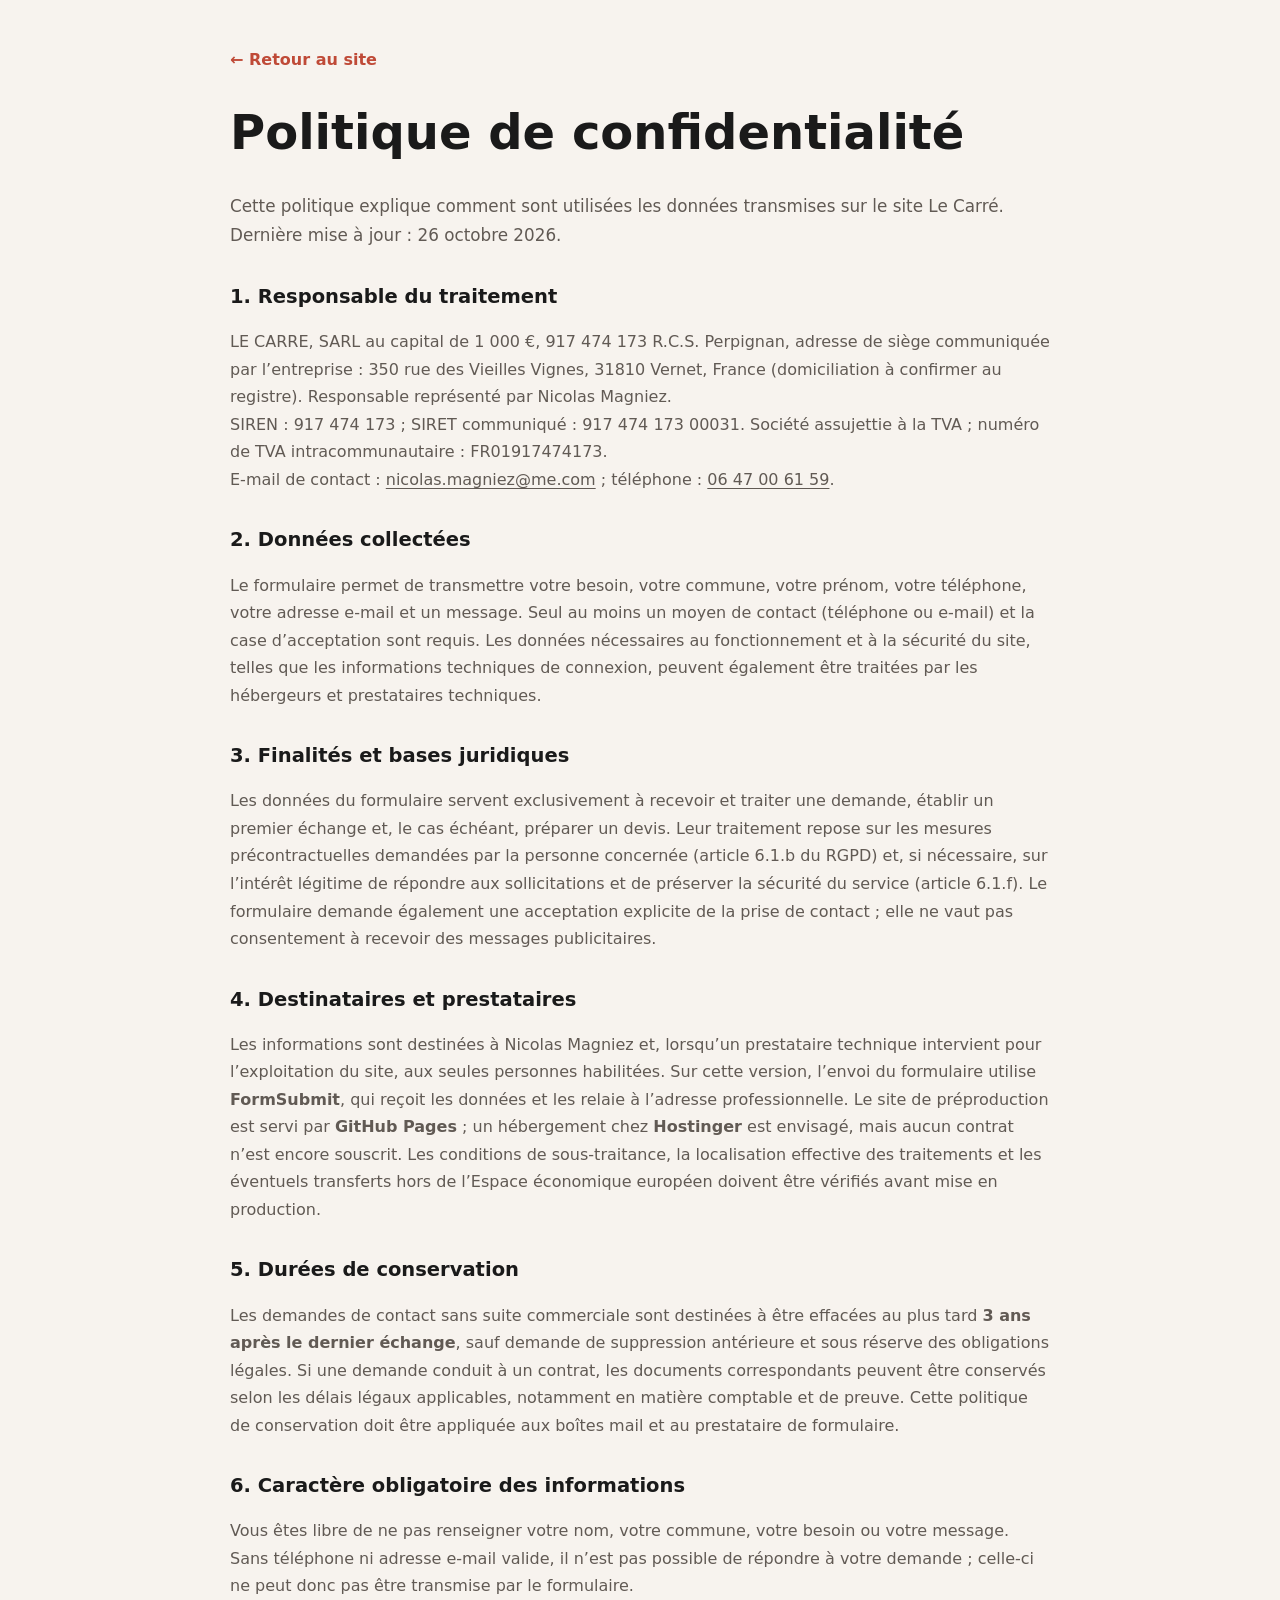
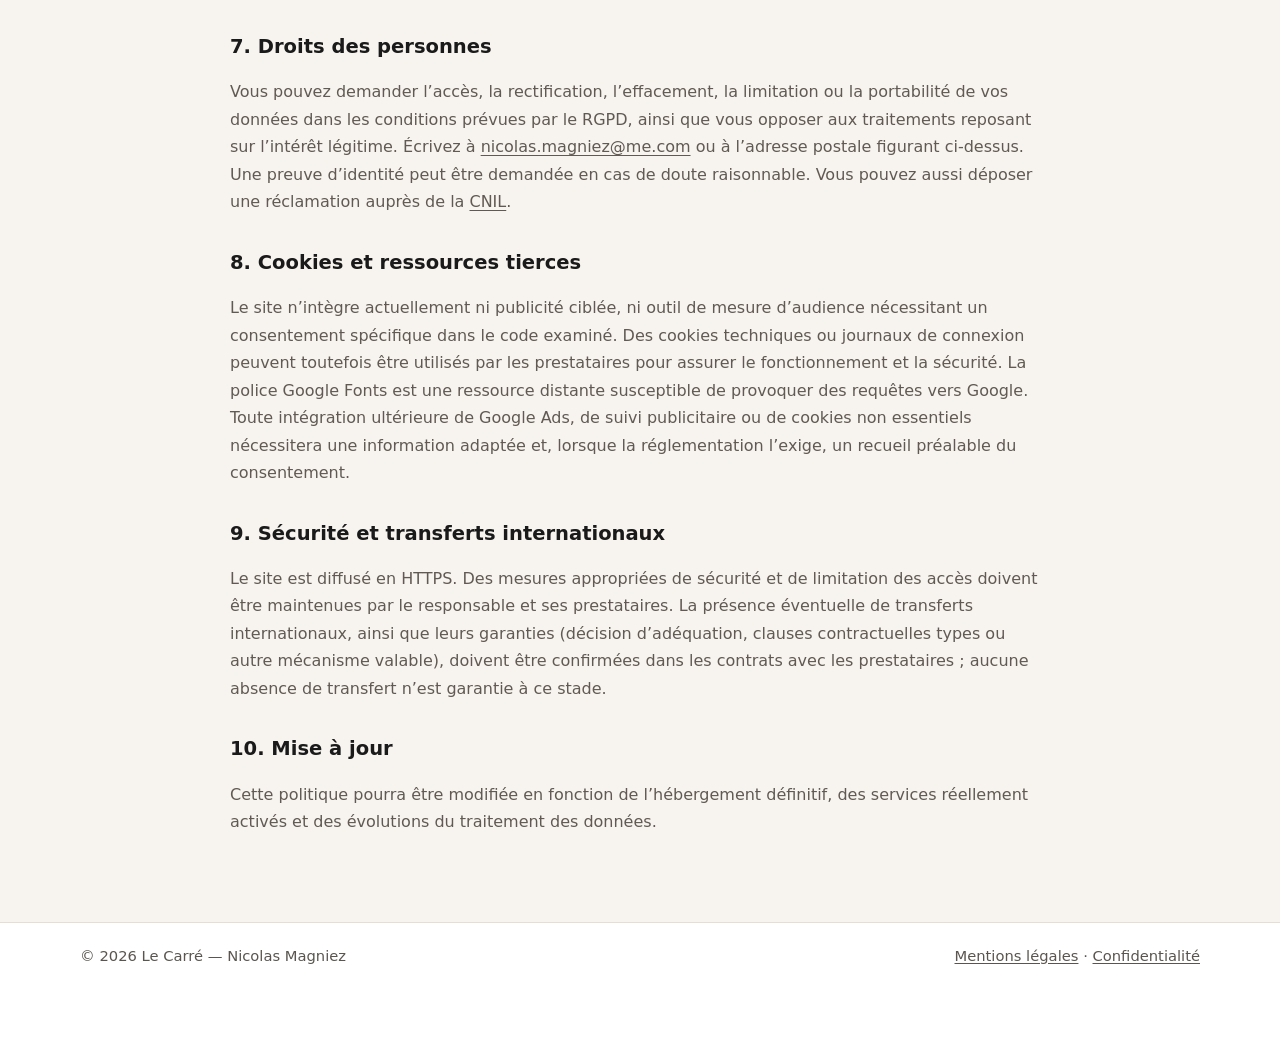
<file: nicolas-magniez/confidentialite.html>
<!doctype html><html lang="fr"><head><meta charset="utf-8"><meta name="viewport" content="width=device-width, initial-scale=1"><meta name="robots" content="noindex"><link rel="icon" type="image/svg+xml" href="assets/favicon-tuile.svg?v=2"><link rel="stylesheet" href="style.css?v=20261026-legal1"><title>Politique de confidentialité | Le Carré – Nicolas Magniez</title></head><body><main class="container legal-page"><a class="legal-back" href="index.html">← Retour au site</a><h1>Politique de confidentialité</h1><p class="legal-intro">Cette politique explique comment sont utilisées les données transmises sur le site Le Carré. Dernière mise à jour : 26 octobre 2026.</p>
<h2>1. Responsable du traitement</h2><p>LE CARRE, SARL au capital de 1 000 €, 917 474 173 R.C.S. Perpignan, adresse de siège communiquée par l’entreprise : 350 rue des Vieilles Vignes, 31810 Vernet, France (domiciliation à confirmer au registre). Responsable représenté par Nicolas Magniez.<br>SIREN : 917 474 173 ; SIRET communiqué : 917 474 173 00031. Société assujettie à la TVA ; numéro de TVA intracommunautaire : FR01917474173.<br>E-mail de contact : <a href="mailto:nicolas.magniez@me.com">nicolas.magniez@me.com</a> ; téléphone : <a href="tel:+33647006159">06 47 00 61 59</a>.</p>
<h2>2. Données collectées</h2><p>Le formulaire permet de transmettre votre besoin, votre commune, votre prénom, votre téléphone, votre adresse e-mail et un message. Seul au moins un moyen de contact (téléphone ou e-mail) et la case d’acceptation sont requis. Les données nécessaires au fonctionnement et à la sécurité du site, telles que les informations techniques de connexion, peuvent également être traitées par les hébergeurs et prestataires techniques.</p>
<h2>3. Finalités et bases juridiques</h2><p>Les données du formulaire servent exclusivement à recevoir et traiter une demande, établir un premier échange et, le cas échéant, préparer un devis. Leur traitement repose sur les mesures précontractuelles demandées par la personne concernée (article 6.1.b du RGPD) et, si nécessaire, sur l’intérêt légitime de répondre aux sollicitations et de préserver la sécurité du service (article 6.1.f). Le formulaire demande également une acceptation explicite de la prise de contact ; elle ne vaut pas consentement à recevoir des messages publicitaires.</p>
<h2>4. Destinataires et prestataires</h2><p>Les informations sont destinées à Nicolas Magniez et, lorsqu’un prestataire technique intervient pour l’exploitation du site, aux seules personnes habilitées. Sur cette version, l’envoi du formulaire utilise <strong>FormSubmit</strong>, qui reçoit les données et les relaie à l’adresse professionnelle. Le site de préproduction est servi par <strong>GitHub Pages</strong> ; un hébergement chez <strong>Hostinger</strong> est envisagé, mais aucun contrat n’est encore souscrit. Les conditions de sous-traitance, la localisation effective des traitements et les éventuels transferts hors de l’Espace économique européen doivent être vérifiés avant mise en production.</p>
<h2>5. Durées de conservation</h2><p>Les demandes de contact sans suite commerciale sont destinées à être effacées au plus tard <strong>3 ans après le dernier échange</strong>, sauf demande de suppression antérieure et sous réserve des obligations légales. Si une demande conduit à un contrat, les documents correspondants peuvent être conservés selon les délais légaux applicables, notamment en matière comptable et de preuve. Cette politique de conservation doit être appliquée aux boîtes mail et au prestataire de formulaire.</p>
<h2>6. Caractère obligatoire des informations</h2><p>Vous êtes libre de ne pas renseigner votre nom, votre commune, votre besoin ou votre message. Sans téléphone ni adresse e-mail valide, il n’est pas possible de répondre à votre demande ; celle-ci ne peut donc pas être transmise par le formulaire.</p>
<h2>7. Droits des personnes</h2><p>Vous pouvez demander l’accès, la rectification, l’effacement, la limitation ou la portabilité de vos données dans les conditions prévues par le RGPD, ainsi que vous opposer aux traitements reposant sur l’intérêt légitime. Écrivez à <a href="mailto:nicolas.magniez@me.com">nicolas.magniez@me.com</a> ou à l’adresse postale figurant ci-dessus. Une preuve d’identité peut être demandée en cas de doute raisonnable. Vous pouvez aussi déposer une réclamation auprès de la <a href="https://www.cnil.fr/fr/plaintes" target="_blank" rel="noopener">CNIL</a>.</p>
<h2>8. Cookies et ressources tierces</h2><p>Le site n’intègre actuellement ni publicité ciblée, ni outil de mesure d’audience nécessitant un consentement spécifique dans le code examiné. Des cookies techniques ou journaux de connexion peuvent toutefois être utilisés par les prestataires pour assurer le fonctionnement et la sécurité. La police Google Fonts est une ressource distante susceptible de provoquer des requêtes vers Google. Toute intégration ultérieure de Google Ads, de suivi publicitaire ou de cookies non essentiels nécessitera une information adaptée et, lorsque la réglementation l’exige, un recueil préalable du consentement.</p>
<h2>9. Sécurité et transferts internationaux</h2><p>Le site est diffusé en HTTPS. Des mesures appropriées de sécurité et de limitation des accès doivent être maintenues par le responsable et ses prestataires. La présence éventuelle de transferts internationaux, ainsi que leurs garanties (décision d’adéquation, clauses contractuelles types ou autre mécanisme valable), doivent être confirmées dans les contrats avec les prestataires ; aucune absence de transfert n’est garantie à ce stade.</p>
<h2>10. Mise à jour</h2><p>Cette politique pourra être modifiée en fonction de l’hébergement définitif, des services réellement activés et des évolutions du traitement des données.</p></main><footer class="footer"><div class="container"><span>© 2026 Le Carré — Nicolas Magniez</span><span><a href="mentions-legales.html">Mentions légales</a> · <a href="confidentialite.html">Confidentialité</a></span></div></footer></body></html>
</file>
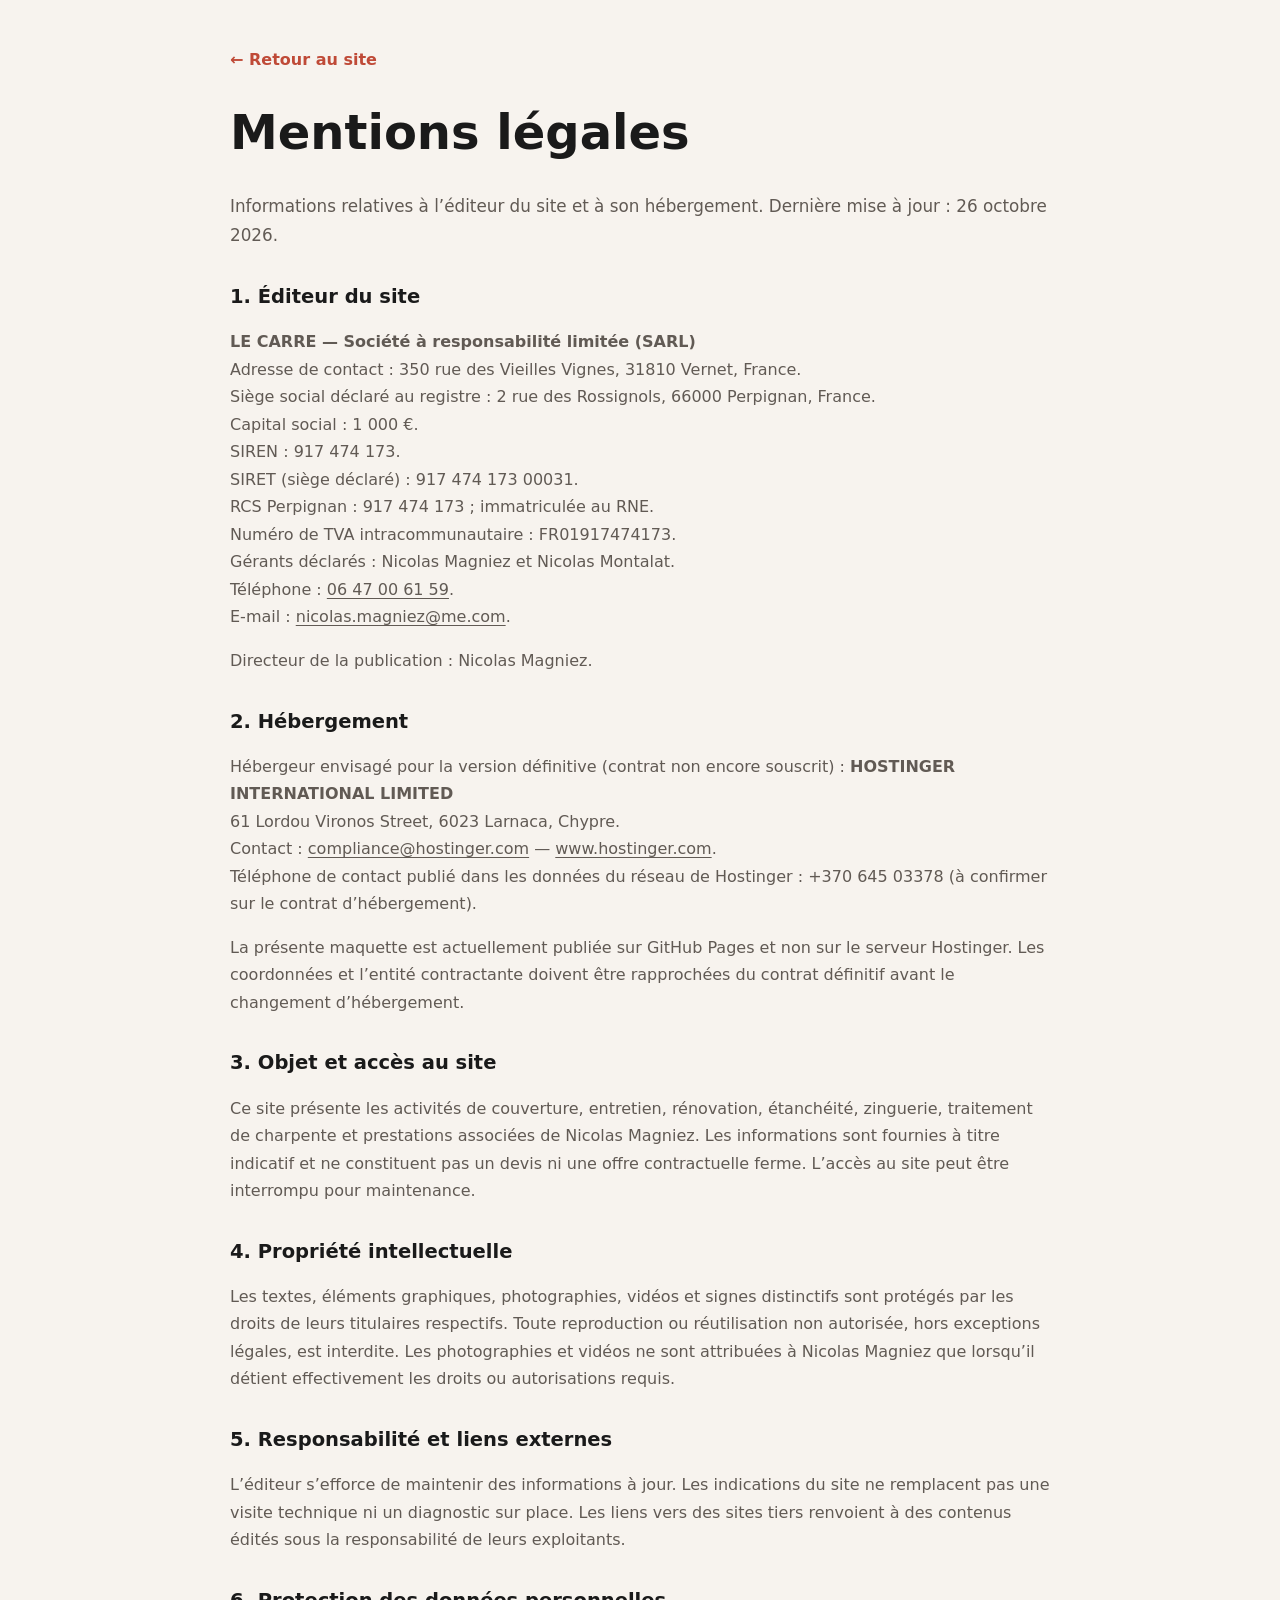
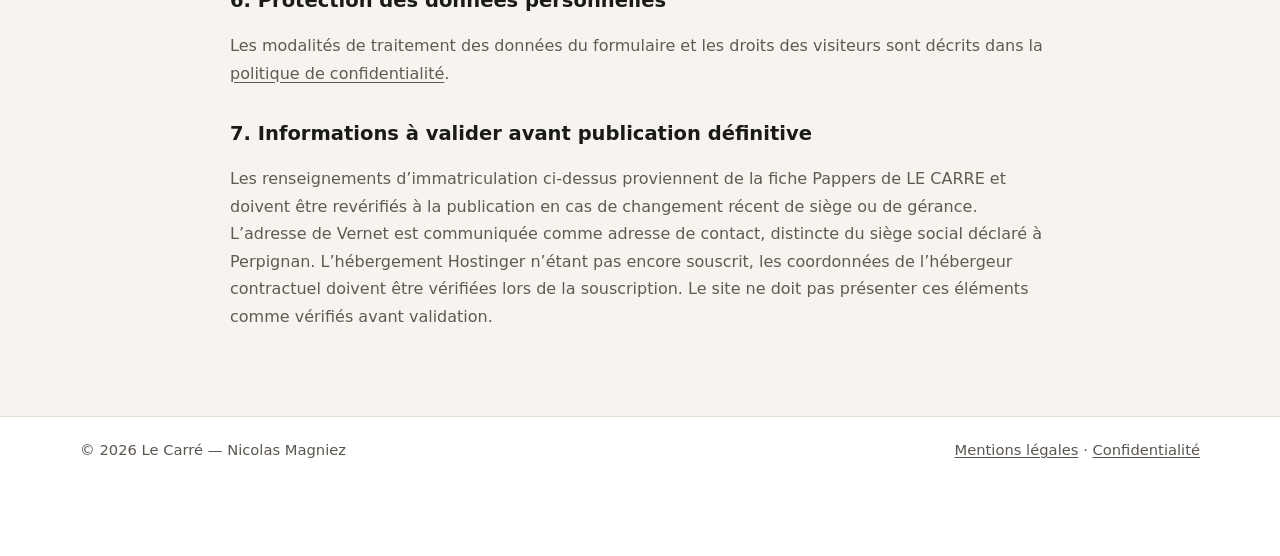
<file: nicolas-magniez/mentions-legales.html>
<!doctype html><html lang="fr"><head><meta charset="utf-8"><meta name="viewport" content="width=device-width, initial-scale=1"><meta name="robots" content="noindex"><link rel="icon" type="image/svg+xml" href="assets/favicon-tuile.svg?v=2"><link rel="stylesheet" href="style.css?v=20261026-legal1"><title>Mentions légales | Le Carré – Nicolas Magniez</title></head><body><main class="container legal-page"><a class="legal-back" href="index.html">← Retour au site</a><h1>Mentions légales</h1><p class="legal-intro">Informations relatives à l’éditeur du site et à son hébergement. Dernière mise à jour : 26 octobre 2026.</p>
<h2>1. Éditeur du site</h2><p><strong>LE CARRE — Société à responsabilité limitée (SARL)</strong><br>Adresse de contact : 350 rue des Vieilles Vignes, 31810 Vernet, France.<br>Siège social déclaré au registre : 2 rue des Rossignols, 66000 Perpignan, France.<br>Capital social : 1 000 €.<br>SIREN : 917 474 173.<br>SIRET (siège déclaré) : 917 474 173 00031.<br>RCS Perpignan : 917 474 173 ; immatriculée au RNE.<br>Numéro de TVA intracommunautaire : FR01917474173.<br>Gérants déclarés : Nicolas Magniez et Nicolas Montalat.<br>Téléphone : <a href="tel:+33647006159">06 47 00 61 59</a>.<br>E-mail : <a href="mailto:nicolas.magniez@me.com">nicolas.magniez@me.com</a>.</p><p>Directeur de la publication : Nicolas Magniez.</p>
<h2>2. Hébergement</h2><p>Hébergeur envisagé pour la version définitive (contrat non encore souscrit) : <strong>HOSTINGER INTERNATIONAL LIMITED</strong><br>61 Lordou Vironos Street, 6023 Larnaca, Chypre.<br>Contact : <a href="mailto:compliance@hostinger.com">compliance@hostinger.com</a> — <a href="https://www.hostinger.com/fr" target="_blank" rel="noopener">www.hostinger.com</a>.<br>Téléphone de contact publié dans les données du réseau de Hostinger : +370 645 03378 (à confirmer sur le contrat d’hébergement).</p><p>La présente maquette est actuellement publiée sur GitHub Pages et non sur le serveur Hostinger. Les coordonnées et l’entité contractante doivent être rapprochées du contrat définitif avant le changement d’hébergement.</p>
<h2>3. Objet et accès au site</h2><p>Ce site présente les activités de couverture, entretien, rénovation, étanchéité, zinguerie, traitement de charpente et prestations associées de Nicolas Magniez. Les informations sont fournies à titre indicatif et ne constituent pas un devis ni une offre contractuelle ferme. L’accès au site peut être interrompu pour maintenance.</p>
<h2>4. Propriété intellectuelle</h2><p>Les textes, éléments graphiques, photographies, vidéos et signes distinctifs sont protégés par les droits de leurs titulaires respectifs. Toute reproduction ou réutilisation non autorisée, hors exceptions légales, est interdite. Les photographies et vidéos ne sont attribuées à Nicolas Magniez que lorsqu’il détient effectivement les droits ou autorisations requis.</p>
<h2>5. Responsabilité et liens externes</h2><p>L’éditeur s’efforce de maintenir des informations à jour. Les indications du site ne remplacent pas une visite technique ni un diagnostic sur place. Les liens vers des sites tiers renvoient à des contenus édités sous la responsabilité de leurs exploitants.</p>
<h2>6. Protection des données personnelles</h2><p>Les modalités de traitement des données du formulaire et les droits des visiteurs sont décrits dans la <a href="confidentialite.html">politique de confidentialité</a>.</p>
<h2>7. Informations à valider avant publication définitive</h2><p>Les renseignements d’immatriculation ci-dessus proviennent de la fiche Pappers de LE CARRE et doivent être revérifiés à la publication en cas de changement récent de siège ou de gérance. L’adresse de Vernet est communiquée comme adresse de contact, distincte du siège social déclaré à Perpignan. L’hébergement Hostinger n’étant pas encore souscrit, les coordonnées de l’hébergeur contractuel doivent être vérifiées lors de la souscription. Le site ne doit pas présenter ces éléments comme vérifiés avant validation.</p></main><footer class="footer"><div class="container"><span>© 2026 Le Carré — Nicolas Magniez</span><span><a href="mentions-legales.html">Mentions légales</a> · <a href="confidentialite.html">Confidentialité</a></span></div></footer></body></html>
</file>
<file: styles.css>
@import url('https://fonts.googleapis.com/css2?family=DM+Sans:wght@400;500;600;700&family=Manrope:wght@400;500;600;700;800&display=swap');

:root {
  color-scheme: light;
  --ink: #111111;
  --muted: #595959;
  --paper: #f7f7f7;
  --white: #ffffff;
  --line: #dedede;
  --accent: #dc7757;
  --serif: Georgia, 'Times New Roman', serif;
  --sans: 'DM Sans', Arial, sans-serif;
  --heading: 'Manrope', Arial, sans-serif;
  --radius: 1.25rem;
}

*, *::before, *::after { box-sizing: border-box; }
html { scroll-behavior: smooth; scroll-padding-top: 7rem; }
body { margin: 0; background: var(--paper); color: var(--ink); font: 400 1rem/1.65 var(--sans); -webkit-font-smoothing: antialiased; }
body.menu-open { overflow: hidden; }
button, input, textarea { font: inherit; }
a { color: inherit; }
img, svg { display: block; max-width: 100%; }
::selection { background: var(--accent); color: var(--ink); }
:focus-visible { outline: 3px solid var(--accent); outline-offset: 4px; }
.skip-link { position: absolute; top: -5rem; left: 1rem; z-index: 100; padding: .6rem 1rem; background: var(--ink); color: white; }
.skip-link:focus { top: 1rem; }
.container { width: min(100% - 3rem, 1180px); margin-inline: auto; }
.narrow { max-width: 840px; }
.section { padding-block: clamp(5rem, 9vw, 8.75rem); }
.section-sm { padding-block: clamp(4rem, 6vw, 6rem); }
.surface { background: var(--white); }
.dark { background: var(--ink); color: var(--paper); }
.dark-band { background: var(--ink); color: var(--white); }
.eyebrow { display: inline-flex; align-items: center; gap: .7rem; color: var(--ink); font: 800 .72rem/1.4 var(--heading); text-transform: uppercase; letter-spacing: .16em; }
.eyebrow::before { content: ''; flex: none; width: 1.45rem; height: 1px; background: currentColor; }
.dark .eyebrow, .dark-band .eyebrow { color: var(--accent); }
.display { margin: 0; font: 600 clamp(3.45rem, 6vw, 5.8rem)/1.045 var(--heading); letter-spacing: -.077em; }
.display em, .section-title em { font-family: var(--serif); font-weight: 400; letter-spacing: -.055em; }
.display em { color: var(--accent); }
.section-title { margin: 1.1rem 0 0; font: 600 clamp(2.6rem, 4.4vw, 4.9rem)/1.11 var(--heading); letter-spacing: -.065em; }
.section-title em { color: var(--accent); }
.dark .section-title em, .dark-band .section-title em { color: var(--accent); }
.lead { font-size: clamp(1.1rem, 1.45vw, 1.27rem); line-height: 1.62; color: var(--muted); }
.dark .lead, .dark-band .lead { color: #d1d1d1; }
.small { font-size: .9rem; }
.muted { color: var(--muted); }
.dark .muted, .dark-band .muted { color: #bdbdbd; }
.text-link { display: inline-flex; align-items: center; gap: .65rem; text-decoration: none; font-weight: 700; border-bottom: 1px solid currentColor; padding-bottom: .16rem; transition: gap .2s; }
.text-link:hover { gap: 1rem; }
.text-link .arrow { font-size: 1.25rem; font-weight: 400; line-height: 1; }
.button { display: inline-flex; justify-content: center; align-items: center; gap: .9rem; padding: .95rem 1.35rem; border: 1px solid var(--ink); border-radius: 100px; background: var(--ink); color: var(--white); font-weight: 700; line-height: 1.3; text-decoration: none; transition: background .2s, border-color .2s, color .2s, transform .2s; }
.button:hover { background: var(--accent); border-color: var(--accent); color: var(--ink); transform: translateY(-2px); }
.button--outline { background: transparent; color: var(--ink); }
.button--outline:hover { background: var(--ink); color: var(--white); border-color: var(--ink); }
.button--accent { background: var(--accent); border-color: var(--accent); color: var(--ink); }
.button--accent:hover { background: var(--white); border-color: var(--white); }
.button--light { background: var(--white); border-color: var(--white); color: var(--ink); }
.button--light:hover { background: var(--accent); border-color: var(--accent); }
.button .arrow { font-size: 1.2rem; line-height: 1; }
.button-row { display: flex; flex-wrap: wrap; align-items: center; gap: .8rem; }

/* Navigation */
.site-header { position: relative; z-index: 20; background: var(--ink); color: var(--white); border-bottom: 1px solid #383838; }
.nav-wrap { min-height: 98px; display: flex; align-items: center; justify-content: space-between; gap: 2rem; }
.brand { display: flex; align-items: center; gap: .8rem; text-decoration: none; flex-shrink: 0; }
.brand-lockup, .footer-lockup { position: relative; display: block; overflow: hidden; }
.brand-lockup { width: 230px; height: 84px; }
.brand-logo, .footer-logo { position: absolute; display: block; max-width: none; top: calc(50% + 3px); left: 50%; transform: translate(-50%, -50%); }
.brand-logo { width: 240px; height: 240px; }
.desktop-nav { display: flex; align-items: center; gap: clamp(1rem, 2vw, 2.3rem); }
.desktop-nav a, .mobile-nav a { font-size: .87rem; font-weight: 700; text-decoration: none; }
.desktop-nav a:not(.nav-cta) { position: relative; white-space: nowrap; }
.desktop-nav a:not(.nav-cta)::after { content: ''; position: absolute; bottom: -.35rem; left: 0; right: 100%; height: 1px; background: currentColor; transition: right .2s; }
.desktop-nav a:not(.nav-cta):hover::after, .desktop-nav a[aria-current='page']::after { right: 0; }
.nav-cta { display: inline-flex; align-items: center; gap: .6rem; border: 1px solid var(--white); border-radius: 100px; padding: .7rem 1rem; white-space: nowrap; }
.nav-cta:hover { background: var(--white); color: var(--ink); }
.menu-toggle { display: none; width: 2.8rem; height: 2.8rem; align-items: center; justify-content: center; border: 1px solid var(--white); border-radius: 50%; background: none; color: var(--white); cursor: pointer; }
.menu-toggle span, .menu-toggle span::before, .menu-toggle span::after { display: block; width: 1.15rem; height: 1.5px; background: currentColor; position: relative; transition: transform .2s; }
.menu-toggle span::before, .menu-toggle span::after { content: ''; position: absolute; left: 0; }
.menu-toggle span::before { top: -.38rem; }
.menu-toggle span::after { top: .38rem; }
.menu-toggle[aria-expanded='true'] span { background: transparent; }
.menu-toggle[aria-expanded='true'] span::before { top: 0; transform: rotate(45deg); background: var(--white); }
.menu-toggle[aria-expanded='true'] span::after { top: 0; transform: rotate(-45deg); background: var(--white); }
.mobile-nav { display: none; }

/* Home hero */
.hero { overflow: hidden; }
.hero-grid { display: grid; grid-template-columns: minmax(0, 1.3fr) minmax(320px, .7fr); align-items: center; gap: clamp(2rem, 4vw, 5rem); min-height: 640px; }
.hero-copy { padding: clamp(4.5rem, 6vw, 6rem) 0; position: relative; z-index: 1; }
.hero-copy .display { max-width: 850px; margin-top: 1.5rem; }
.hero-copy .lead { max-width: 650px; margin: 1.9rem 0 2rem; }
.hero-art { width: 100%; max-width: 390px; height: 525px; margin: 3rem 0 3rem auto; padding: 1.1rem; display: flex; flex-direction: column; background: #222; color: var(--white); border-radius: 1.15rem; box-shadow: 0 22px 60px rgba(0,0,0,.13); }
.portrait-frame { position: relative; flex: 1; min-height: 0; overflow: hidden; border-radius: .62rem; background: #57534d; }
.hero-portrait { width: 100%; height: 100%; object-fit: cover; object-position: center; }
.portrait-tag { position: absolute; top: 1rem; right: 1rem; padding: .4rem .7rem; border: 1px solid rgba(255,255,255,.3); border-radius: 100px; background: rgba(17,17,17,.82); color: #fff; font: 700 .62rem/1.3 var(--heading); letter-spacing: .08em; text-transform: uppercase; }
.portrait-caption { display: flex; justify-content: space-between; align-items: center; gap: 1rem; padding: 1rem .2rem .1rem; color: var(--white); font-size: .64rem; line-height: 1.4; text-transform: uppercase; letter-spacing: .1em; font-weight: 700; }
.portrait-caption span:last-child { color: var(--accent); text-align: right; }
.ticker { border-top: 1px solid var(--line); border-bottom: 1px solid var(--line); }
.ticker-inner { display: flex; justify-content: space-between; gap: 1.5rem; padding-block: 1rem; font: 700 .76rem/1.4 var(--heading); text-transform: uppercase; letter-spacing: .09em; }
.ticker-inner span + span::before { content: '✳'; margin-right: clamp(1rem, 3vw, 3rem); color: var(--accent); }

/* Layout blocks */
.intro-grid { display: grid; grid-template-columns: .78fr 1.22fr; gap: clamp(3rem, 9vw, 9rem); align-items: start; }
.intro-grid .lead { margin-top: 0; }
.intro-grid p { max-width: 670px; }
.intro-grid p + p { margin-top: 1.5rem; }
.intro-grid .text-link { margin-top: 1rem; }
.work-grid { display: grid; grid-template-columns: repeat(3, 1fr); gap: 1rem; margin-top: clamp(2.5rem, 5vw, 4rem); }
.work-card { display: flex; flex-direction: column; min-height: 435px; padding: clamp(1.5rem, 2.4vw, 2.5rem); border: 1px solid var(--line); border-radius: var(--radius); background: var(--white); text-decoration: none; transition: transform .2s, border-color .2s, box-shadow .2s; }
.work-card:hover { transform: translateY(-6px); border-color: var(--accent); box-shadow: 0 18px 45px rgba(0,0,0,.08); }
.card-number { display: flex; align-items: center; justify-content: space-between; font: 700 .8rem var(--heading); color: var(--ink); }
.card-number .card-arrow { display: grid; place-items: center; width: 2.1rem; height: 2.1rem; border: 1px solid var(--line); border-radius: 50%; font-size: 1.1rem; }
.work-card h3 { margin: auto 0 1rem; font: 700 clamp(1.65rem, 2.1vw, 2.2rem)/1.18 var(--heading); letter-spacing: -.055em; }
.work-card p { margin: 0; color: var(--muted); font-size: .96rem; }
.work-card .card-footer { display: flex; justify-content: space-between; align-items: center; gap: .6rem; margin-top: 2.6rem; padding-top: 1rem; border-top: 1px solid var(--line); font-size: .84rem; font-weight: 700; }
.statement { padding: clamp(2rem, 5vw, 5rem); border: 1px solid var(--line); border-left: .4rem solid var(--accent); border-radius: var(--radius); background: var(--white); display: grid; grid-template-columns: .45fr 1.55fr; gap: 2rem; }
.statement .statement-mark { font: italic clamp(6rem, 12vw, 11rem)/.8 var(--serif); color: var(--accent); }
.statement blockquote { margin: 0; font: 500 clamp(1.7rem, 3.25vw, 3.25rem)/1.27 var(--heading); letter-spacing: -.055em; }
.statement .attribution { display: block; margin-top: 2rem; font: 700 .83rem var(--heading); letter-spacing: .02em; }
.evidence-grid { display: grid; grid-template-columns: repeat(3, 1fr); gap: 1rem; margin-top: 3rem; }
.evidence { padding-top: 1.4rem; border-top: 1px solid var(--line); }
.evidence strong { display: block; font: 600 clamp(2.7rem, 4vw, 4.5rem)/1.05 var(--heading); letter-spacing: -.07em; }
.evidence span { display: block; max-width: 260px; margin-top: .7rem; color: var(--muted); font-size: .9rem; }
.dark .evidence { border-color: #4c4c4c; }
.dark .evidence span { color: #bdbdbd; }
.eyeline { height: 1px; background: var(--line); margin-block: 2rem; }
.split { display: grid; grid-template-columns: 1fr 1fr; gap: clamp(3rem, 8vw, 8rem); align-items: start; }
.split--align { align-items: center; }
.split p:first-child { margin-top: 0; }
.tag-list { display: flex; flex-wrap: wrap; gap: .5rem; list-style: none; padding: 0; margin: 1.8rem 0 0; }
.tag-list li { padding: .45rem .85rem; border: 1px solid var(--line); border-radius: 100px; font-size: .8rem; font-weight: 700; }
.dark-band .tag-list li, .dark .tag-list li { border-color: #666; }
.steps { counter-reset: step; list-style: none; padding: 0; margin: 0; }
.steps li { counter-increment: step; display: grid; grid-template-columns: 3rem 1fr; gap: 1rem; padding: 1.3rem 0; border-top: 1px solid var(--line); }
.steps li:last-child { border-bottom: 1px solid var(--line); }
.steps li::before { content: '0' counter(step); padding-top: .3rem; color: var(--accent); font: 700 .8rem var(--heading); }
.steps h3 { margin: 0 0 .4rem; font: 700 1.13rem/1.4 var(--heading); letter-spacing: -.03em; }
.steps p { margin: 0; color: var(--muted); font-size: .94rem; }
.dark .steps li, .dark-band .steps li { border-color: #4c4c4c; }
.dark .steps li::before, .dark-band .steps li::before { color: var(--accent); }
.dark .steps p, .dark-band .steps p { color: #d1d1d1; }
.service-list { display: grid; grid-template-columns: repeat(2, 1fr); gap: 1rem; margin-top: 3rem; }
.service-item { padding: 1.7rem; border: 1px solid var(--line); border-radius: 1rem; }
.service-item .service-icon { display: grid; place-items: center; width: 2.2rem; height: 2.2rem; border-radius: 50%; background: var(--accent); font-size: 1.1rem; }
.service-item h3 { font: 700 1.13rem/1.4 var(--heading); letter-spacing: -.035em; margin: 1.4rem 0 .4rem; }
.service-item p { color: var(--muted); font-size: .92rem; margin: 0; }
.dark .service-item { border-color: #4c4c4c; }
.dark .service-item p { color: #bdbdbd; }
.callout { padding: clamp(2rem, 4vw, 4rem); border: 1px solid var(--line); border-radius: var(--radius); }
.callout h3 { margin: 0 0 .8rem; font: 700 clamp(1.5rem, 2.6vw, 2.4rem)/1.2 var(--heading); letter-spacing: -.05em; }
.callout p { margin: 0; color: var(--muted); }
.callout .button { margin-top: 1.5rem; }
.project-panel { border-radius: var(--radius); padding: clamp(2rem, 4vw, 4rem); background: var(--ink); color: white; }
.project-panel .small-title { font-size: .78rem; font-weight: 700; text-transform: uppercase; letter-spacing: .16em; color: var(--accent); }
.project-panel h3 { margin: 2rem 0 1rem; font: 600 clamp(1.85rem, 3vw, 3rem)/1.18 var(--heading); letter-spacing: -.055em; }
.project-panel p { color: #d1d1d1; }
.project-panel .text-link { margin-top: 1rem; }
.breadcrumbs { display: flex; flex-wrap: wrap; align-items: center; gap: .5rem; margin-bottom: 3rem; font-size: .78rem; color: var(--muted); }
.breadcrumbs a { text-decoration: none; }
.breadcrumbs a:hover { text-decoration: underline; }
.page-hero { padding: clamp(3rem, 6vw, 5rem) 0 clamp(5rem, 8vw, 8rem); }
.page-hero .display { max-width: 1010px; margin-top: 1.5rem; }
.page-hero .lead { max-width: 740px; margin: 1.8rem 0 2rem; }
.page-hero .microproof { margin-top: clamp(4rem, 7vw, 7rem); display: flex; flex-wrap: wrap; align-items: center; gap: 1.2rem 2rem; padding-top: 1.5rem; border-top: 1px solid var(--line); color: var(--muted); font: 700 .78rem var(--heading); text-transform: uppercase; letter-spacing: .04em; }
.page-hero .microproof span { display: inline-flex; align-items: center; gap: .7rem; }
.page-hero .microproof span::before { content: ''; width: .35rem; height: .35rem; background: var(--accent); border-radius: 50%; }
.metric-spotlight { display: grid; grid-template-columns: 1.1fr .9fr; gap: clamp(2rem, 6vw, 6rem); align-items: center; }
.metric-box { padding: clamp(2rem, 4vw, 4rem); background: var(--white); color: var(--ink); border-top: .4rem solid var(--accent); border-radius: var(--radius); }
.metric-box strong { display: block; font: 600 clamp(3.6rem, 7vw, 7rem)/1 var(--heading); letter-spacing: -.08em; }
.metric-box p { max-width: 320px; font-size: 1rem; }
.check-list { padding: 0; list-style: none; margin: 1.5rem 0 0; }
.check-list li { display: flex; align-items: baseline; gap: .75rem; padding: .7rem 0; border-bottom: 1px solid var(--line); font-size: .96rem; }
.check-list li::before { content: '↗'; color: var(--accent); font-size: 1.1rem; }
.dark .check-list li, .dark-band .check-list li { border-color: #4c4c4c; }
.dark .check-list li::before, .dark-band .check-list li::before { color: var(--accent); }
.faq { max-width: 850px; margin: 2rem auto 0; }
.faq details { border-top: 1px solid var(--line); }
.faq details:last-child { border-bottom: 1px solid var(--line); }
.faq summary { cursor: pointer; list-style: none; position: relative; padding: 1.5rem 2rem 1.5rem 0; font: 700 1.05rem/1.4 var(--heading); letter-spacing: -.035em; }
.faq summary::-webkit-details-marker { display: none; }
.faq summary::after { content: '+'; position: absolute; right: .25rem; top: 1.35rem; font: 400 1.5rem/1 var(--sans); }
.faq details[open] summary::after { content: '−'; }
.faq details p { margin: 0 0 1.5rem; color: var(--muted); max-width: 720px; }
.contact-band { padding: clamp(4rem, 7vw, 7rem) 0; }
.contact-band .section-title { max-width: 950px; }
.contact-band .lead { max-width: 680px; margin: 1.5rem 0 2rem; }
.contact-meta { display: flex; flex-wrap: wrap; gap: .6rem 2rem; margin-top: 2rem; color: #d1d1d1; font-size: .85rem; }
.contact-meta a { text-underline-offset: 3px; }
.contact-card { max-width: 800px; margin: 2.5rem 0 1.5rem; padding: clamp(1.6rem, 3.5vw, 2.75rem); display: grid; grid-template-columns: minmax(0, 1fr) auto; align-items: center; gap: 1.5rem 2rem; background: #222; border: 1px solid #4c4c4c; border-radius: var(--radius); }
.contact-card .small-title { color: var(--accent); }
.contact-card h3 { margin: .45rem 0 .55rem; font: 600 clamp(1.55rem, 2.5vw, 2rem)/1.15 var(--heading); letter-spacing: -.055em; }
.contact-card p { max-width: 470px; margin: 0; color: #ccc; font-size: .94rem; }
.contact-card .button { white-space: nowrap; }
.contact-card .contact-note { grid-column: 1 / -1; max-width: none; padding-top: 1rem; border-top: 1px solid #444; color: #aaa; font-size: .78rem; }
.site-footer { padding: 3rem 0 2rem; background: var(--ink); color: #eee; border-top: 1px solid #444; }
.footer-grid { display: grid; grid-template-columns: 1.5fr 1fr 1fr; gap: 2rem; padding-bottom: 3rem; }
.footer-brand { max-width: 340px; }
.footer-lockup { width: 230px; height: 84px; }
.footer-logo { width: 240px; height: 240px; }
.footer-brand p { color: #bbb; font-size: .9rem; }
.footer-grid h3 { margin: 0 0 1rem; font: 700 .75rem var(--heading); text-transform: uppercase; letter-spacing: .12em; color: var(--accent); }
.footer-grid ul { list-style: none; padding: 0; margin: 0; }
.footer-grid li + li { margin-top: .5rem; }
.footer-grid a { color: inherit; text-decoration: none; font-size: .88rem; }
.footer-grid a:hover { text-decoration: underline; text-underline-offset: 3px; }
.footer-bottom { border-top: 1px solid #444; padding-top: 1.5rem; display: flex; justify-content: space-between; gap: 1rem; color: #bbb; font-size: .76rem; }
.footer-bottom a { color: inherit; text-underline-offset: 3px; }
.legal-page { max-width: 880px; }
.legal-page h2 { margin: 3rem 0 .75rem; font: 600 1.8rem/1.2 var(--heading); letter-spacing: -.04em; }
.legal-page p, .legal-page li { color: var(--muted); }
.legal-page a { color: var(--ink); text-underline-offset: 3px; }
.legal-page .legal-card { border: 1px solid var(--line); border-radius: var(--radius); background: var(--white); padding: clamp(1.5rem, 3vw, 2.5rem); }
.legal-page dl { display: grid; grid-template-columns: minmax(145px, .3fr) 1fr; gap: .65rem 1.5rem; margin: 0; }
.legal-page dt { font-weight: 700; }
.legal-page dd { margin: 0; }

@media (max-width: 1050px) {
  .desktop-nav { gap: 1rem; }
  .desktop-nav a { font-size: .77rem; }
  .brand-lockup { width: 208px; height: 76px; }
  .brand-logo { width: 218px; height: 218px; }
  .hero-grid { grid-template-columns: minmax(0, 1.2fr) minmax(310px, .8fr); }
  .work-card { min-height: 440px; }
}
@media (max-width: 840px) {
  .nav-wrap { min-height: 88px; }
  .brand-lockup { width: 192px; height: 70px; }
  .brand-logo { width: 202px; height: 202px; }
  .desktop-nav { display: none; }
  .menu-toggle { display: flex; }
  .mobile-nav { display: none; position: absolute; top: 100%; left: 0; right: 0; height: calc(100dvh - 88px); overflow-y: auto; padding: 2rem max(1.5rem, calc((100vw - 1180px) / 2)); background: var(--ink); color: var(--white); border-top: 1px solid #383838; box-shadow: 0 20px 40px #11111130; }
  .mobile-nav.open { display: flex; flex-direction: column; align-items: flex-start; gap: 1.4rem; }
  .mobile-nav a { font-size: 1.5rem; letter-spacing: -.04em; }
  .mobile-nav a:last-child { margin-top: 1rem; font-size: 1rem; }
  .hero-grid { grid-template-columns: 1fr; }
  .hero-copy { padding: 4.5rem 0 2.5rem; }
  .hero-art { max-width: 390px; height: 520px; margin: 0 auto 4rem; }
  .intro-grid { grid-template-columns: 1fr; gap: 2rem; }
  .work-grid { grid-template-columns: 1fr; }
  .work-card { min-height: 280px; }
  .work-card h3 { margin-top: 3rem; }
  .ticker-inner { justify-content: flex-start; flex-wrap: wrap; }
  .split { gap: 3rem; }
  .statement { grid-template-columns: 1fr; gap: .5rem; }
  .statement-mark { line-height: .7; }
}
@media (max-width: 640px) {
  .container { width: min(100% - 2rem, 1180px); }
  .display { font-size: clamp(3.1rem, 13vw, 5rem); letter-spacing: -.072em; }
  .section-title { font-size: clamp(2.45rem, 10vw, 3.5rem); }
  .hero-art { max-width: 340px; height: 455px; margin: 0 auto 3rem; }
  .portrait-caption { font-size: .56rem; }
  .hero-copy { padding: 4rem 0 2.5rem; }
  .ticker-inner span:nth-child(3) { display: none; }
  .ticker-inner span + span::before { margin-right: .8rem; }
  .split, .metric-spotlight { grid-template-columns: 1fr; }
  .service-list { grid-template-columns: 1fr; }
  .evidence-grid { grid-template-columns: 1fr; gap: 1.5rem; }
  .evidence { padding-top: 1rem; }
  .evidence strong { font-size: 3rem; }
  .page-hero .microproof { gap: .8rem 1.4rem; }
  .button-row .button { width: 100%; }
  .contact-card { grid-template-columns: 1fr; }
  .contact-card .button { width: 100%; }
  .legal-page dl { grid-template-columns: 1fr; gap: .2rem; }
  .legal-page dd + dt { margin-top: .7rem; }
  .footer-grid { grid-template-columns: 1fr 1fr; }
  .footer-brand { grid-column: 1 / -1; }
  .footer-bottom { flex-direction: column; }
}
@media (prefers-reduced-motion: reduce) {
  html { scroll-behavior: auto; }
  *, *::before, *::after { animation-duration: .01ms !important; transition-duration: .01ms !important; }
}
</file>
<file: libre-de/assets/original.css>
*,:before,:after{--tw-border-spacing-x: 0;--tw-border-spacing-y: 0;--tw-translate-x: 0;--tw-translate-y: 0;--tw-rotate: 0;--tw-skew-x: 0;--tw-skew-y: 0;--tw-scale-x: 1;--tw-scale-y: 1;--tw-pan-x: ;--tw-pan-y: ;--tw-pinch-zoom: ;--tw-scroll-snap-strictness: proximity;--tw-gradient-from-position: ;--tw-gradient-via-position: ;--tw-gradient-to-position: ;--tw-ordinal: ;--tw-slashed-zero: ;--tw-numeric-figure: ;--tw-numeric-spacing: ;--tw-numeric-fraction: ;--tw-ring-inset: ;--tw-ring-offset-width: 0px;--tw-ring-offset-color: #fff;--tw-ring-color: rgb(59 130 246 / .5);--tw-ring-offset-shadow: 0 0 #0000;--tw-ring-shadow: 0 0 #0000;--tw-shadow: 0 0 #0000;--tw-shadow-colored: 0 0 #0000;--tw-blur: ;--tw-brightness: ;--tw-contrast: ;--tw-grayscale: ;--tw-hue-rotate: ;--tw-invert: ;--tw-saturate: ;--tw-sepia: ;--tw-drop-shadow: ;--tw-backdrop-blur: ;--tw-backdrop-brightness: ;--tw-backdrop-contrast: ;--tw-backdrop-grayscale: ;--tw-backdrop-hue-rotate: ;--tw-backdrop-invert: ;--tw-backdrop-opacity: ;--tw-backdrop-saturate: ;--tw-backdrop-sepia: ;--tw-contain-size: ;--tw-contain-layout: ;--tw-contain-paint: ;--tw-contain-style: }::backdrop{--tw-border-spacing-x: 0;--tw-border-spacing-y: 0;--tw-translate-x: 0;--tw-translate-y: 0;--tw-rotate: 0;--tw-skew-x: 0;--tw-skew-y: 0;--tw-scale-x: 1;--tw-scale-y: 1;--tw-pan-x: ;--tw-pan-y: ;--tw-pinch-zoom: ;--tw-scroll-snap-strictness: proximity;--tw-gradient-from-position: ;--tw-gradient-via-position: ;--tw-gradient-to-position: ;--tw-ordinal: ;--tw-slashed-zero: ;--tw-numeric-figure: ;--tw-numeric-spacing: ;--tw-numeric-fraction: ;--tw-ring-inset: ;--tw-ring-offset-width: 0px;--tw-ring-offset-color: #fff;--tw-ring-color: rgb(59 130 246 / .5);--tw-ring-offset-shadow: 0 0 #0000;--tw-ring-shadow: 0 0 #0000;--tw-shadow: 0 0 #0000;--tw-shadow-colored: 0 0 #0000;--tw-blur: ;--tw-brightness: ;--tw-contrast: ;--tw-grayscale: ;--tw-hue-rotate: ;--tw-invert: ;--tw-saturate: ;--tw-sepia: ;--tw-drop-shadow: ;--tw-backdrop-blur: ;--tw-backdrop-brightness: ;--tw-backdrop-contrast: ;--tw-backdrop-grayscale: ;--tw-backdrop-hue-rotate: ;--tw-backdrop-invert: ;--tw-backdrop-opacity: ;--tw-backdrop-saturate: ;--tw-backdrop-sepia: ;--tw-contain-size: ;--tw-contain-layout: ;--tw-contain-paint: ;--tw-contain-style: }*,:before,:after{box-sizing:border-box;border-width:0;border-style:solid;border-color:#e5e7eb}:before,:after{--tw-content: ""}html,:host{line-height:1.5;-webkit-text-size-adjust:100%;-moz-tab-size:4;-o-tab-size:4;tab-size:4;font-family:ui-sans-serif,system-ui,sans-serif,"Apple Color Emoji","Segoe UI Emoji",Segoe UI Symbol,"Noto Color Emoji";font-feature-settings:normal;font-variation-settings:normal;-webkit-tap-highlight-color:transparent}body{margin:0;line-height:inherit}hr{height:0;color:inherit;border-top-width:1px}abbr:where([title]){-webkit-text-decoration:underline dotted;text-decoration:underline dotted}h1,h2,h3,h4,h5,h6{font-size:inherit;font-weight:inherit}a{color:inherit;text-decoration:inherit}b,strong{font-weight:bolder}code,kbd,samp,pre{font-family:ui-monospace,SFMono-Regular,Menlo,Monaco,Consolas,Liberation Mono,Courier New,monospace;font-feature-settings:normal;font-variation-settings:normal;font-size:1em}small{font-size:80%}sub,sup{font-size:75%;line-height:0;position:relative;vertical-align:baseline}sub{bottom:-.25em}sup{top:-.5em}table{text-indent:0;border-color:inherit;border-collapse:collapse}button,input,optgroup,select,textarea{font-family:inherit;font-feature-settings:inherit;font-variation-settings:inherit;font-size:100%;font-weight:inherit;line-height:inherit;letter-spacing:inherit;color:inherit;margin:0;padding:0}button,select{text-transform:none}button,input:where([type=button]),input:where([type=reset]),input:where([type=submit]){-webkit-appearance:button;background-color:transparent;background-image:none}:-moz-focusring{outline:auto}:-moz-ui-invalid{box-shadow:none}progress{vertical-align:baseline}::-webkit-inner-spin-button,::-webkit-outer-spin-button{height:auto}[type=search]{-webkit-appearance:textfield;outline-offset:-2px}::-webkit-search-decoration{-webkit-appearance:none}::-webkit-file-upload-button{-webkit-appearance:button;font:inherit}summary{display:list-item}blockquote,dl,dd,h1,h2,h3,h4,h5,h6,hr,figure,p,pre{margin:0}fieldset{margin:0;padding:0}legend{padding:0}ol,ul,menu{list-style:none;margin:0;padding:0}dialog{padding:0}textarea{resize:vertical}input::-moz-placeholder,textarea::-moz-placeholder{opacity:1;color:#9ca3af}input::placeholder,textarea::placeholder{opacity:1;color:#9ca3af}button,[role=button]{cursor:pointer}:disabled{cursor:default}img,svg,video,canvas,audio,iframe,embed,object{display:block;vertical-align:middle}img,video{max-width:100%;height:auto}[hidden]:where(:not([hidden=until-found])){display:none}:root{--background: 0 0% 100%;--foreground: 0 0% 6%;--card: 0 0% 100%;--card-foreground: 0 0% 6%;--popover: 0 0% 100%;--popover-foreground: 0 0% 6%;--primary: 0 0% 6%;--primary-foreground: 40 20% 96%;--secondary: 40 20% 96%;--secondary-foreground: 0 0% 6%;--muted: 0 0% 96%;--muted-foreground: 0 0% 35%;--accent: 40 20% 96%;--accent-foreground: 0 0% 6%;--destructive: 0 70% 45%;--destructive-foreground: 0 0% 100%;--border: 0 0% 82%;--input: 0 0% 82%;--ring: 0 0% 6%;--radius: .15rem;--ink: #0d0d0d;--paper: #f7f6f2;--white: #ffffff;--line: rgba(255, 255, 255, .35)}*{box-sizing:border-box}html{scroll-behavior:smooth;scroll-padding-top:20px}body{margin:0;background:var(--white);color:var(--ink);font-family:Archivo,Helvetica,Arial,sans-serif;font-size:15px;-webkit-font-smoothing:antialiased}a{color:inherit;text-decoration:none}button{font:inherit}button,a{-webkit-tap-highlight-color:transparent}a:focus-visible,button:focus-visible{outline:2px solid var(--ink);outline-offset:4px}::-moz-selection{background:var(--ink);color:var(--white)}::selection{background:var(--ink);color:var(--white)}h1,h2,p{margin:0}.sr-only{position:absolute;width:1px;height:1px;padding:0;margin:-1px;overflow:hidden;clip:rect(0,0,0,0);white-space:nowrap;border-width:0}.pointer-events-none{pointer-events:none}.pointer-events-auto{pointer-events:auto}.visible{visibility:visible}.invisible{visibility:hidden}.fixed{position:fixed}.absolute{position:absolute}.relative{position:relative}.inset-0{inset:0}.inset-x-0{left:0;right:0}.inset-y-0{top:0;bottom:0}.-bottom-12{bottom:-3rem}.-left-12{left:-3rem}.-right-12{right:-3rem}.-top-12{top:-3rem}.bottom-0{bottom:0}.left-0{left:0}.left-1\/2{left:50%}.left-2{left:.5rem}.left-\[50\%\]{left:50%}.right-0{right:0}.right-1{right:.25rem}.right-2{right:.5rem}.right-3{right:.75rem}.right-4{right:1rem}.top-0{top:0}.top-1{top:.25rem}.top-1\.5{top:.375rem}.top-1\/2{top:50%}.top-3\.5{top:.875rem}.top-4{top:1rem}.top-\[1px\]{top:1px}.top-\[50\%\]{top:50%}.top-\[60\%\]{top:60%}.top-full{top:100%}.z-10{z-index:10}.z-20{z-index:20}.z-50{z-index:50}.z-\[100\]{z-index:100}.z-\[1\]{z-index:1}.order-first{order:-9999}.order-last{order:9999}.\!m-0{margin:0!important}.-mx-1{margin-left:-.25rem;margin-right:-.25rem}.-my-2{margin-top:-.5rem;margin-bottom:-.5rem}.mx-2{margin-left:.5rem;margin-right:.5rem}.mx-3\.5{margin-left:.875rem;margin-right:.875rem}.mx-auto{margin-left:auto;margin-right:auto}.my-0{margin-top:0;margin-bottom:0}.my-0\.5{margin-top:.125rem;margin-bottom:.125rem}.my-1{margin-top:.25rem;margin-bottom:.25rem}.-ml-4{margin-left:-1rem}.-mt-4{margin-top:-1rem}.mb-1{margin-bottom:.25rem}.mb-2{margin-bottom:.5rem}.mb-3{margin-bottom:.75rem}.ml-1{margin-left:.25rem}.ml-4{margin-left:1rem}.ml-auto{margin-left:auto}.mr-2{margin-right:.5rem}.mt-1\.5{margin-top:.375rem}.mt-2{margin-top:.5rem}.mt-24{margin-top:6rem}.mt-4{margin-top:1rem}.mt-auto{margin-top:auto}.line-clamp-2{overflow:hidden;display:-webkit-box;-webkit-box-orient:vertical;-webkit-line-clamp:2}.block{display:block}.flex{display:flex}.inline-flex{display:inline-flex}.table{display:table}.grid{display:grid}.hidden{display:none}.aspect-square{aspect-ratio:1 / 1}.aspect-video{aspect-ratio:16 / 9}.size-10{width:2.5rem;height:2.5rem}.size-3{width:.75rem;height:.75rem}.size-3\.5{width:.875rem;height:.875rem}.size-4{width:1rem;height:1rem}.size-6{width:1.5rem;height:1.5rem}.size-8{width:2rem;height:2rem}.size-\[--cell-size\]{width:var(--cell-size);height:var(--cell-size)}.h-1\.5{height:.375rem}.h-10{height:2.5rem}.h-12{height:3rem}.h-2{height:.5rem}.h-2\.5{height:.625rem}.h-3{height:.75rem}.h-3\.5{height:.875rem}.h-4{height:1rem}.h-5{height:1.25rem}.h-6{height:1.5rem}.h-7{height:1.75rem}.h-8{height:2rem}.h-9{height:2.25rem}.h-\[--cell-size\]{height:var(--cell-size)}.h-\[1px\]{height:1px}.h-\[var\(--radix-navigation-menu-viewport-height\)\]{height:var(--radix-navigation-menu-viewport-height)}.h-\[var\(--radix-select-trigger-height\)\]{height:var(--radix-select-trigger-height)}.h-auto{height:auto}.h-full{height:100%}.h-px{height:1px}.h-svh{height:100svh}.max-h-\[--radix-context-menu-content-available-height\]{max-height:var(--radix-context-menu-content-available-height)}.max-h-\[--radix-select-content-available-height\]{max-height:var(--radix-select-content-available-height)}.max-h-\[300px\]{max-height:300px}.max-h-\[var\(--radix-dropdown-menu-content-available-height\)\]{max-height:var(--radix-dropdown-menu-content-available-height)}.max-h-screen{max-height:100vh}.min-h-0{min-height:0px}.min-h-\[60px\]{min-height:60px}.min-h-svh{min-height:100svh}.w-0{width:0px}.w-1{width:.25rem}.w-10{width:2.5rem}.w-2{width:.5rem}.w-2\.5{width:.625rem}.w-3{width:.75rem}.w-3\.5{width:.875rem}.w-3\/4{width:75%}.w-4{width:1rem}.w-5{width:1.25rem}.w-64{width:16rem}.w-7{width:1.75rem}.w-72{width:18rem}.w-8{width:2rem}.w-9{width:2.25rem}.w-\[--cell-size\]{width:var(--cell-size)}.w-\[--sidebar-width\]{width:var(--sidebar-width)}.w-\[100px\]{width:100px}.w-\[1px\]{width:1px}.w-auto{width:auto}.w-fit{width:-moz-fit-content;width:fit-content}.w-full{width:100%}.w-max{width:-moz-max-content;width:max-content}.w-px{width:1px}.min-w-0{min-width:0px}.min-w-10{min-width:2.5rem}.min-w-5{min-width:1.25rem}.min-w-8{min-width:2rem}.min-w-9{min-width:2.25rem}.min-w-\[--cell-size\]{min-width:var(--cell-size)}.min-w-\[12rem\]{min-width:12rem}.min-w-\[8rem\]{min-width:8rem}.min-w-\[var\(--radix-select-trigger-width\)\]{min-width:var(--radix-select-trigger-width)}.max-w-\[--skeleton-width\]{max-width:var(--skeleton-width)}.max-w-lg{max-width:32rem}.max-w-max{max-width:-moz-max-content;max-width:max-content}.max-w-sm{max-width:24rem}.flex-1{flex:1 1 0%}.shrink-0{flex-shrink:0}.grow{flex-grow:1}.grow-0{flex-grow:0}.basis-full{flex-basis:100%}.caption-bottom{caption-side:bottom}.border-collapse{border-collapse:collapse}.origin-\[--radix-context-menu-content-transform-origin\]{transform-origin:var(--radix-context-menu-content-transform-origin)}.origin-\[--radix-dropdown-menu-content-transform-origin\]{transform-origin:var(--radix-dropdown-menu-content-transform-origin)}.origin-\[--radix-hover-card-content-transform-origin\]{transform-origin:var(--radix-hover-card-content-transform-origin)}.origin-\[--radix-menubar-content-transform-origin\]{transform-origin:var(--radix-menubar-content-transform-origin)}.origin-\[--radix-popover-content-transform-origin\]{transform-origin:var(--radix-popover-content-transform-origin)}.origin-\[--radix-select-content-transform-origin\]{transform-origin:var(--radix-select-content-transform-origin)}.origin-\[--radix-tooltip-content-transform-origin\]{transform-origin:var(--radix-tooltip-content-transform-origin)}.-translate-x-1\/2{--tw-translate-x: -50%;transform:translate(var(--tw-translate-x),var(--tw-translate-y)) rotate(var(--tw-rotate)) skew(var(--tw-skew-x)) skewY(var(--tw-skew-y)) scaleX(var(--tw-scale-x)) scaleY(var(--tw-scale-y))}.-translate-x-px{--tw-translate-x: -1px;transform:translate(var(--tw-translate-x),var(--tw-translate-y)) rotate(var(--tw-rotate)) skew(var(--tw-skew-x)) skewY(var(--tw-skew-y)) scaleX(var(--tw-scale-x)) scaleY(var(--tw-scale-y))}.-translate-y-1\/2{--tw-translate-y: -50%;transform:translate(var(--tw-translate-x),var(--tw-translate-y)) rotate(var(--tw-rotate)) skew(var(--tw-skew-x)) skewY(var(--tw-skew-y)) scaleX(var(--tw-scale-x)) scaleY(var(--tw-scale-y))}.translate-x-\[-50\%\]{--tw-translate-x: -50%;transform:translate(var(--tw-translate-x),var(--tw-translate-y)) rotate(var(--tw-rotate)) skew(var(--tw-skew-x)) skewY(var(--tw-skew-y)) scaleX(var(--tw-scale-x)) scaleY(var(--tw-scale-y))}.translate-x-px{--tw-translate-x: 1px;transform:translate(var(--tw-translate-x),var(--tw-translate-y)) rotate(var(--tw-rotate)) skew(var(--tw-skew-x)) skewY(var(--tw-skew-y)) scaleX(var(--tw-scale-x)) scaleY(var(--tw-scale-y))}.translate-y-\[-50\%\]{--tw-translate-y: -50%;transform:translate(var(--tw-translate-x),var(--tw-translate-y)) rotate(var(--tw-rotate)) skew(var(--tw-skew-x)) skewY(var(--tw-skew-y)) scaleX(var(--tw-scale-x)) scaleY(var(--tw-scale-y))}.rotate-45{--tw-rotate: 45deg;transform:translate(var(--tw-translate-x),var(--tw-translate-y)) rotate(var(--tw-rotate)) skew(var(--tw-skew-x)) skewY(var(--tw-skew-y)) scaleX(var(--tw-scale-x)) scaleY(var(--tw-scale-y))}.rotate-90{--tw-rotate: 90deg;transform:translate(var(--tw-translate-x),var(--tw-translate-y)) rotate(var(--tw-rotate)) skew(var(--tw-skew-x)) skewY(var(--tw-skew-y)) scaleX(var(--tw-scale-x)) scaleY(var(--tw-scale-y))}.transform{transform:translate(var(--tw-translate-x),var(--tw-translate-y)) rotate(var(--tw-rotate)) skew(var(--tw-skew-x)) skewY(var(--tw-skew-y)) scaleX(var(--tw-scale-x)) scaleY(var(--tw-scale-y))}@keyframes pulse{50%{opacity:.5}}.animate-pulse{animation:pulse 2s cubic-bezier(.4,0,.6,1) infinite}@keyframes spin{to{transform:rotate(360deg)}}.animate-spin{animation:spin 1s linear infinite}.cursor-default{cursor:default}.cursor-pointer{cursor:pointer}.cursor-text{cursor:text}.touch-none{touch-action:none}.select-none{-webkit-user-select:none;-moz-user-select:none;user-select:none}.resize-none{resize:none}.list-disc{list-style-type:disc}.list-none{list-style-type:none}.flex-row{flex-direction:row}.flex-col{flex-direction:column}.flex-col-reverse{flex-direction:column-reverse}.flex-wrap{flex-wrap:wrap}.place-content-center{place-content:center}.items-start{align-items:flex-start}.items-end{align-items:flex-end}.items-center{align-items:center}.items-stretch{align-items:stretch}.justify-start{justify-content:flex-start}.justify-center{justify-content:center}.justify-between{justify-content:space-between}.gap-1{gap:.25rem}.gap-1\.5{gap:.375rem}.gap-2{gap:.5rem}.gap-2\.5{gap:.625rem}.gap-3{gap:.75rem}.gap-4{gap:1rem}.gap-6{gap:1.5rem}.gap-7{gap:1.75rem}.space-x-1>:not([hidden])~:not([hidden]){--tw-space-x-reverse: 0;margin-right:calc(.25rem * var(--tw-space-x-reverse));margin-left:calc(.25rem * calc(1 - var(--tw-space-x-reverse)))}.space-x-2>:not([hidden])~:not([hidden]){--tw-space-x-reverse: 0;margin-right:calc(.5rem * var(--tw-space-x-reverse));margin-left:calc(.5rem * calc(1 - var(--tw-space-x-reverse)))}.space-y-1\.5>:not([hidden])~:not([hidden]){--tw-space-y-reverse: 0;margin-top:calc(.375rem * calc(1 - var(--tw-space-y-reverse)));margin-bottom:calc(.375rem * var(--tw-space-y-reverse))}.space-y-2>:not([hidden])~:not([hidden]){--tw-space-y-reverse: 0;margin-top:calc(.5rem * calc(1 - var(--tw-space-y-reverse)));margin-bottom:calc(.5rem * var(--tw-space-y-reverse))}.self-stretch{align-self:stretch}.overflow-auto{overflow:auto}.overflow-hidden{overflow:hidden}.overflow-y-auto{overflow-y:auto}.overflow-x-hidden{overflow-x:hidden}.whitespace-nowrap{white-space:nowrap}.text-balance{text-wrap:balance}.break-words{overflow-wrap:break-word}.rounded-\[2px\]{border-radius:2px}.rounded-\[calc\(var\(--radius\)-5px\)\]{border-radius:calc(var(--radius) - 5px)}.rounded-\[inherit\]{border-radius:inherit}.rounded-full{border-radius:9999px}.rounded-lg{border-radius:var(--radius)}.rounded-md{border-radius:calc(var(--radius) - 2px)}.rounded-none{border-radius:0}.rounded-sm{border-radius:calc(var(--radius) - 4px)}.rounded-xl{border-radius:.75rem}.rounded-l-md{border-top-left-radius:calc(var(--radius) - 2px);border-bottom-left-radius:calc(var(--radius) - 2px)}.rounded-r-md{border-top-right-radius:calc(var(--radius) - 2px);border-bottom-right-radius:calc(var(--radius) - 2px)}.rounded-t-\[10px\]{border-top-left-radius:10px;border-top-right-radius:10px}.rounded-tl-sm{border-top-left-radius:calc(var(--radius) - 4px)}.border{border-width:1px}.border-0{border-width:0px}.border-2{border-width:2px}.border-\[1\.5px\]{border-width:1.5px}.border-y{border-top-width:1px;border-bottom-width:1px}.border-b{border-bottom-width:1px}.border-l{border-left-width:1px}.border-r{border-right-width:1px}.border-t{border-top-width:1px}.border-dashed{border-style:dashed}.border-\[--color-border\]{border-color:var(--color-border)}.border-border{border-color:hsl(var(--border))}.border-border\/50{border-color:hsl(var(--border) / .5)}.border-destructive{border-color:hsl(var(--destructive))}.border-destructive\/50{border-color:hsl(var(--destructive) / .5)}.border-input{border-color:hsl(var(--input))}.border-primary{border-color:hsl(var(--primary))}.border-primary\/50{border-color:hsl(var(--primary) / .5)}.border-sidebar-border{border-color:hsl(var(--sidebar-border))}.border-transparent{border-color:transparent}.border-l-transparent{border-left-color:transparent}.border-t-transparent{border-top-color:transparent}.bg-\[--color-bg\]{background-color:var(--color-bg)}.bg-accent{background-color:hsl(var(--accent))}.bg-background{background-color:hsl(var(--background))}.bg-black\/80{background-color:#000c}.bg-border{background-color:hsl(var(--border))}.bg-card{background-color:hsl(var(--card))}.bg-destructive{background-color:hsl(var(--destructive))}.bg-foreground{background-color:hsl(var(--foreground))}.bg-input{background-color:hsl(var(--input))}.bg-muted{background-color:hsl(var(--muted))}.bg-muted\/50{background-color:hsl(var(--muted) / .5)}.bg-popover{background-color:hsl(var(--popover))}.bg-primary{background-color:hsl(var(--primary))}.bg-primary\/10{background-color:hsl(var(--primary) / .1)}.bg-primary\/20{background-color:hsl(var(--primary) / .2)}.bg-secondary{background-color:hsl(var(--secondary))}.bg-sidebar{background-color:hsl(var(--sidebar-background))}.bg-sidebar-border{background-color:hsl(var(--sidebar-border))}.bg-transparent{background-color:transparent}.fill-current{fill:currentColor}.fill-primary{fill:hsl(var(--primary))}.p-0{padding:0}.p-1{padding:.25rem}.p-2{padding:.5rem}.p-3{padding:.75rem}.p-4{padding:1rem}.p-6{padding:1.5rem}.p-\[1px\]{padding:1px}.px-1{padding-left:.25rem;padding-right:.25rem}.px-1\.5{padding-left:.375rem;padding-right:.375rem}.px-2{padding-left:.5rem;padding-right:.5rem}.px-2\.5{padding-left:.625rem;padding-right:.625rem}.px-3{padding-left:.75rem;padding-right:.75rem}.px-4{padding-left:1rem;padding-right:1rem}.px-8{padding-left:2rem;padding-right:2rem}.px-\[--cell-size\]{padding-left:var(--cell-size);padding-right:var(--cell-size)}.py-0\.5{padding-top:.125rem;padding-bottom:.125rem}.py-1{padding-top:.25rem;padding-bottom:.25rem}.py-1\.5{padding-top:.375rem;padding-bottom:.375rem}.py-2{padding-top:.5rem;padding-bottom:.5rem}.py-3{padding-top:.75rem;padding-bottom:.75rem}.py-4{padding-top:1rem;padding-bottom:1rem}.py-6{padding-top:1.5rem;padding-bottom:1.5rem}.pb-3{padding-bottom:.75rem}.pb-4{padding-bottom:1rem}.pl-2{padding-left:.5rem}.pl-2\.5{padding-left:.625rem}.pl-3{padding-left:.75rem}.pl-4{padding-left:1rem}.pl-8{padding-left:2rem}.pr-1{padding-right:.25rem}.pr-2{padding-right:.5rem}.pr-2\.5{padding-right:.625rem}.pr-3{padding-right:.75rem}.pr-6{padding-right:1.5rem}.pr-8{padding-right:2rem}.pt-0{padding-top:0}.pt-3{padding-top:.75rem}.pt-4{padding-top:1rem}.text-left{text-align:left}.text-center{text-align:center}.align-middle{vertical-align:middle}.font-mono{font-family:ui-monospace,SFMono-Regular,Menlo,Monaco,Consolas,Liberation Mono,Courier New,monospace}.font-sans{font-family:ui-sans-serif,system-ui,sans-serif,"Apple Color Emoji","Segoe UI Emoji",Segoe UI Symbol,"Noto Color Emoji"}.text-\[0\.8rem\]{font-size:.8rem}.text-base{font-size:1rem;line-height:1.5rem}.text-lg{font-size:1.125rem;line-height:1.75rem}.text-sm{font-size:.875rem;line-height:1.25rem}.text-sm\/relaxed{font-size:.875rem;line-height:1.625}.text-xs{font-size:.75rem;line-height:1rem}.font-medium{font-weight:500}.font-normal{font-weight:400}.font-semibold{font-weight:600}.tabular-nums{--tw-numeric-spacing: tabular-nums;font-variant-numeric:var(--tw-ordinal) var(--tw-slashed-zero) var(--tw-numeric-figure) var(--tw-numeric-spacing) var(--tw-numeric-fraction)}.leading-none{line-height:1}.leading-normal{line-height:1.5}.leading-snug{line-height:1.375}.tracking-tight{letter-spacing:-.025em}.tracking-widest{letter-spacing:.1em}.text-accent-foreground{color:hsl(var(--accent-foreground))}.text-card-foreground{color:hsl(var(--card-foreground))}.text-current{color:currentColor}.text-destructive{color:hsl(var(--destructive))}.text-destructive-foreground{color:hsl(var(--destructive-foreground))}.text-foreground{color:hsl(var(--foreground))}.text-foreground\/50{color:hsl(var(--foreground) / .5)}.text-muted-foreground{color:hsl(var(--muted-foreground))}.text-popover-foreground{color:hsl(var(--popover-foreground))}.text-primary{color:hsl(var(--primary))}.text-primary-foreground{color:hsl(var(--primary-foreground))}.text-secondary-foreground{color:hsl(var(--secondary-foreground))}.text-sidebar-foreground{color:hsl(var(--sidebar-foreground))}.text-sidebar-foreground\/70{color:hsl(var(--sidebar-foreground) / .7)}.underline-offset-4{text-underline-offset:4px}.opacity-0{opacity:0}.opacity-50{opacity:.5}.opacity-60{opacity:.6}.opacity-70{opacity:.7}.opacity-90{opacity:.9}.shadow{--tw-shadow: 0 1px 3px 0 rgb(0 0 0 / .1), 0 1px 2px -1px rgb(0 0 0 / .1);--tw-shadow-colored: 0 1px 3px 0 var(--tw-shadow-color), 0 1px 2px -1px var(--tw-shadow-color);box-shadow:var(--tw-ring-offset-shadow, 0 0 #0000),var(--tw-ring-shadow, 0 0 #0000),var(--tw-shadow)}.shadow-\[0_0_0_1px_hsl\(var\(--sidebar-border\)\)\]{--tw-shadow: 0 0 0 1px hsl(var(--sidebar-border));--tw-shadow-colored: 0 0 0 1px var(--tw-shadow-color);box-shadow:var(--tw-ring-offset-shadow, 0 0 #0000),var(--tw-ring-shadow, 0 0 #0000),var(--tw-shadow)}.shadow-lg{--tw-shadow: 0 10px 15px -3px rgb(0 0 0 / .1), 0 4px 6px -4px rgb(0 0 0 / .1);--tw-shadow-colored: 0 10px 15px -3px var(--tw-shadow-color), 0 4px 6px -4px var(--tw-shadow-color);box-shadow:var(--tw-ring-offset-shadow, 0 0 #0000),var(--tw-ring-shadow, 0 0 #0000),var(--tw-shadow)}.shadow-md{--tw-shadow: 0 4px 6px -1px rgb(0 0 0 / .1), 0 2px 4px -2px rgb(0 0 0 / .1);--tw-shadow-colored: 0 4px 6px -1px var(--tw-shadow-color), 0 2px 4px -2px var(--tw-shadow-color);box-shadow:var(--tw-ring-offset-shadow, 0 0 #0000),var(--tw-ring-shadow, 0 0 #0000),var(--tw-shadow)}.shadow-none{--tw-shadow: 0 0 #0000;--tw-shadow-colored: 0 0 #0000;box-shadow:var(--tw-ring-offset-shadow, 0 0 #0000),var(--tw-ring-shadow, 0 0 #0000),var(--tw-shadow)}.shadow-sm{--tw-shadow: 0 1px 2px 0 rgb(0 0 0 / .05);--tw-shadow-colored: 0 1px 2px 0 var(--tw-shadow-color);box-shadow:var(--tw-ring-offset-shadow, 0 0 #0000),var(--tw-ring-shadow, 0 0 #0000),var(--tw-shadow)}.shadow-xl{--tw-shadow: 0 20px 25px -5px rgb(0 0 0 / .1), 0 8px 10px -6px rgb(0 0 0 / .1);--tw-shadow-colored: 0 20px 25px -5px var(--tw-shadow-color), 0 8px 10px -6px var(--tw-shadow-color);box-shadow:var(--tw-ring-offset-shadow, 0 0 #0000),var(--tw-ring-shadow, 0 0 #0000),var(--tw-shadow)}.outline-none{outline:2px solid transparent;outline-offset:2px}.outline{outline-style:solid}.ring-0{--tw-ring-offset-shadow: var(--tw-ring-inset) 0 0 0 var(--tw-ring-offset-width) var(--tw-ring-offset-color);--tw-ring-shadow: var(--tw-ring-inset) 0 0 0 calc(0px + var(--tw-ring-offset-width)) var(--tw-ring-color);box-shadow:var(--tw-ring-offset-shadow),var(--tw-ring-shadow),var(--tw-shadow, 0 0 #0000)}.ring-1{--tw-ring-offset-shadow: var(--tw-ring-inset) 0 0 0 var(--tw-ring-offset-width) var(--tw-ring-offset-color);--tw-ring-shadow: var(--tw-ring-inset) 0 0 0 calc(1px + var(--tw-ring-offset-width)) var(--tw-ring-color);box-shadow:var(--tw-ring-offset-shadow),var(--tw-ring-shadow),var(--tw-shadow, 0 0 #0000)}.ring-ring{--tw-ring-color: hsl(var(--ring))}.ring-sidebar-ring{--tw-ring-color: hsl(var(--sidebar-ring))}.ring-offset-background{--tw-ring-offset-color: hsl(var(--background))}.filter{filter:var(--tw-blur) var(--tw-brightness) var(--tw-contrast) var(--tw-grayscale) var(--tw-hue-rotate) var(--tw-invert) var(--tw-saturate) var(--tw-sepia) var(--tw-drop-shadow)}.transition{transition-property:color,background-color,border-color,text-decoration-color,fill,stroke,opacity,box-shadow,transform,filter,backdrop-filter;transition-timing-function:cubic-bezier(.4,0,.2,1);transition-duration:.15s}.transition-\[color\,box-shadow\]{transition-property:color,box-shadow;transition-timing-function:cubic-bezier(.4,0,.2,1);transition-duration:.15s}.transition-\[left\,right\,width\]{transition-property:left,right,width;transition-timing-function:cubic-bezier(.4,0,.2,1);transition-duration:.15s}.transition-\[margin\,opacity\]{transition-property:margin,opacity;transition-timing-function:cubic-bezier(.4,0,.2,1);transition-duration:.15s}.transition-\[width\,height\,padding\]{transition-property:width,height,padding;transition-timing-function:cubic-bezier(.4,0,.2,1);transition-duration:.15s}.transition-\[width\]{transition-property:width;transition-timing-function:cubic-bezier(.4,0,.2,1);transition-duration:.15s}.transition-all{transition-property:all;transition-timing-function:cubic-bezier(.4,0,.2,1);transition-duration:.15s}.transition-colors{transition-property:color,background-color,border-color,text-decoration-color,fill,stroke;transition-timing-function:cubic-bezier(.4,0,.2,1);transition-duration:.15s}.transition-opacity{transition-property:opacity;transition-timing-function:cubic-bezier(.4,0,.2,1);transition-duration:.15s}.transition-transform{transition-property:transform;transition-timing-function:cubic-bezier(.4,0,.2,1);transition-duration:.15s}.duration-100{transition-duration:.1s}.duration-1000{transition-duration:1s}.duration-200{transition-duration:.2s}.duration-300{transition-duration:.3s}.ease-in-out{transition-timing-function:cubic-bezier(.4,0,.2,1)}.ease-linear{transition-timing-function:linear}@keyframes enter{0%{opacity:var(--tw-enter-opacity, 1);transform:translate3d(var(--tw-enter-translate-x, 0),var(--tw-enter-translate-y, 0),0) scale3d(var(--tw-enter-scale, 1),var(--tw-enter-scale, 1),var(--tw-enter-scale, 1)) rotate(var(--tw-enter-rotate, 0))}}@keyframes exit{to{opacity:var(--tw-exit-opacity, 1);transform:translate3d(var(--tw-exit-translate-x, 0),var(--tw-exit-translate-y, 0),0) scale3d(var(--tw-exit-scale, 1),var(--tw-exit-scale, 1),var(--tw-exit-scale, 1)) rotate(var(--tw-exit-rotate, 0))}}.animate-in{animation-name:enter;animation-duration:.15s;--tw-enter-opacity: initial;--tw-enter-scale: initial;--tw-enter-rotate: initial;--tw-enter-translate-x: initial;--tw-enter-translate-y: initial}.fade-in-0{--tw-enter-opacity: 0}.zoom-in-95{--tw-enter-scale: .95}.duration-100{animation-duration:.1s}.duration-1000{animation-duration:1s}.duration-200{animation-duration:.2s}.duration-300{animation-duration:.3s}.ease-in-out{animation-timing-function:cubic-bezier(.4,0,.2,1)}.ease-linear{animation-timing-function:linear}.running{animation-play-state:running}.\[--cell-size\:2rem\]{--cell-size: 2rem}.site-header{position:fixed;inset:0 0 auto;z-index:40;display:flex;align-items:center;justify-content:space-between;padding:22px 28px;mix-blend-mode:difference;color:#fff;pointer-events:none}.site-header a,.site-header button{pointer-events:auto}.brand{font-weight:700;font-size:22px;letter-spacing:-.04em;line-height:1;text-transform:lowercase}.brand span{font-size:10px;vertical-align:super;margin-left:2px}.menu-toggle{width:44px;height:44px;border:0;background:transparent;color:inherit;display:flex;align-items:center;justify-content:center;cursor:pointer}.nav-overlay{position:fixed;inset:0;z-index:50;background:var(--ink);color:#fff;display:flex;flex-direction:column;justify-content:center;padding:8vh 8vw;gap:8px}.nav-overlay a{font-size:clamp(36px,5vw,64px);font-weight:700;letter-spacing:-.04em;text-transform:uppercase;line-height:1.05}.nav-overlay a:hover{opacity:.55}.nav-close{position:absolute;top:18px;right:22px;background:none;border:0;color:#fff;cursor:pointer;padding:10px}.hero{min-height:100dvh;background:#000;color:#fff;display:flex;align-items:flex-end;padding:0 7vw 9vh 7vw;position:relative}.hero h1{font-size:clamp(64px,9.4vw,148px);font-weight:700;letter-spacing:-.045em;line-height:.88;text-transform:uppercase}.hero h1 em{font-style:normal;display:block}.word-swap{display:block;animation:word-in .45s ease-out both}.side-label{position:absolute;left:18px;top:50%;transform:translateY(-50%) rotate(-90deg);transform-origin:center;font-size:11px;letter-spacing:.18em;font-weight:600;text-transform:uppercase;white-space:nowrap}.hero .side-label{color:#fff}.section{position:relative;padding:110px 8vw 110px 9vw}.section--black{background:#000;color:#fff}.section--paper{background:var(--paper)}.display{font-size:clamp(36px,4.4vw,68px);font-weight:700;letter-spacing:-.04em;line-height:.98;text-transform:uppercase;max-width:18ch}.kicker{font-size:13px;font-weight:600;letter-spacing:.08em;text-transform:uppercase;margin-bottom:28px}.lede{margin-top:36px;max-width:42rem;font-size:16px;line-height:1.65;font-weight:400}.two-col{display:grid;grid-template-columns:1.1fr .9fr;gap:48px;margin-top:36px;max-width:920px;font-size:15px;line-height:1.7}.link-row{display:flex;flex-wrap:wrap;gap:18px 36px;margin-top:48px}.arrow-link{display:inline-flex;align-items:center;gap:10px;font-size:15px;border-bottom:1px solid currentColor;padding-bottom:6px;min-height:44px}.arrow-link:hover{opacity:.6}.expertise-grid{display:grid;grid-template-columns:repeat(3,minmax(0,1fr));gap:22px 32px;margin-top:56px;max-width:980px}.expertise-grid a{display:flex;align-items:center;gap:8px;border-bottom:1px solid rgba(255,255,255,.35);padding:10px 0 12px;font-size:15px;min-height:48px}.expertise-grid a:hover{opacity:.6}.portrait-wrap{display:grid;grid-template-columns:minmax(240px,420px) 1fr;gap:48px;align-items:end}.portrait{width:100%;aspect-ratio:4 / 5;-o-object-fit:cover;object-fit:cover;-o-object-position:center 20%;object-position:center 20%;filter:grayscale(1) contrast(1.05);background:#111}.portrait-copy h2{max-width:12ch}.facts{margin-top:32px;display:grid;grid-template-columns:1fr 1fr;gap:24px;font-size:14px;line-height:1.6}.facts h3{font-size:11px;letter-spacing:.16em;text-transform:uppercase;margin:0 0 10px;font-weight:700}.facts p{margin:0 0 12px}.facts span{display:block;opacity:.6;font-size:12px}.contact-grid{display:grid;grid-template-columns:1.1fr .9fr;gap:48px;align-items:start}.contact-form{display:flex;flex-direction:column;gap:18px;margin-top:8px}.form-field{display:flex;flex-direction:column;gap:6px}.form-label{font-size:11px;letter-spacing:.14em;text-transform:uppercase;font-weight:600}.contact-form input,.contact-form textarea{font:inherit;font-size:15px;color:var(--ink);background:transparent;border:0;border-bottom:1px solid #111;padding:10px 0;resize:vertical}.contact-form input:focus,.contact-form textarea:focus{outline:none;border-bottom-width:2px}.submit{align-self:flex-start;margin-top:8px;background:#000;color:#fff;border:1px solid #000;border-radius:999px;padding:12px 22px;min-height:44px;cursor:pointer;display:inline-flex;align-items:center;gap:8px}.submit:hover{background:#222}.submit:disabled{opacity:.55;cursor:progress}.form-feedback{font-size:14px}.form-feedback-error{color:#9b1c1c}.footer{background:#000;color:#fff;padding:72px 8vw 40px;display:grid;gap:28px}.footer-top{display:flex;justify-content:space-between;gap:24px;flex-wrap:wrap;align-items:end}.footer-brand{font-size:42px;font-weight:700;letter-spacing:-.04em;text-transform:lowercase}.footer-meta{font-size:13px;line-height:1.7;opacity:.8}.footer-links{display:flex;gap:22px;flex-wrap:wrap;font-size:13px;border-top:1px solid rgba(255,255,255,.2);padding-top:22px}.footer-links a:hover{opacity:.6}@keyframes word-in{0%{opacity:0;transform:translateY(18px)}to{opacity:1;transform:none}}@media(max-width:900px){.side-label{display:none}.two-col,.portrait-wrap,.contact-grid,.expertise-grid{grid-template-columns:1fr}.hero{padding:0 6vw 8vh}.hero h1{font-size:clamp(52px,14vw,88px)}.section{padding:72px 6vw}.facts{grid-template-columns:1fr}}@media(prefers-reduced-motion:reduce){html{scroll-behavior:auto}*,*:before,*:after{animation:none!important;transition:none!important}}.file\:border-0::file-selector-button{border-width:0px}.file\:bg-transparent::file-selector-button{background-color:transparent}.file\:text-sm::file-selector-button{font-size:.875rem;line-height:1.25rem}.file\:font-medium::file-selector-button{font-weight:500}.file\:text-foreground::file-selector-button{color:hsl(var(--foreground))}.placeholder\:text-muted-foreground::-moz-placeholder{color:hsl(var(--muted-foreground))}.placeholder\:text-muted-foreground::placeholder{color:hsl(var(--muted-foreground))}.after\:absolute:after{content:var(--tw-content);position:absolute}.after\:-inset-2:after{content:var(--tw-content);inset:-.5rem}.after\:inset-y-0:after{content:var(--tw-content);top:0;bottom:0}.after\:left-1\/2:after{content:var(--tw-content);left:50%}.after\:w-1:after{content:var(--tw-content);width:.25rem}.after\:w-\[2px\]:after{content:var(--tw-content);width:2px}.after\:-translate-x-1\/2:after{content:var(--tw-content);--tw-translate-x: -50%;transform:translate(var(--tw-translate-x),var(--tw-translate-y)) rotate(var(--tw-rotate)) skew(var(--tw-skew-x)) skewY(var(--tw-skew-y)) scaleX(var(--tw-scale-x)) scaleY(var(--tw-scale-y))}.first\:rounded-l-md:first-child{border-top-left-radius:calc(var(--radius) - 2px);border-bottom-left-radius:calc(var(--radius) - 2px)}.first\:border-l:first-child{border-left-width:1px}.last\:mt-0:last-child{margin-top:0}.last\:rounded-r-md:last-child{border-top-right-radius:calc(var(--radius) - 2px);border-bottom-right-radius:calc(var(--radius) - 2px)}.hover\:bg-accent:hover{background-color:hsl(var(--accent))}.hover\:bg-destructive\/80:hover{background-color:hsl(var(--destructive) / .8)}.hover\:bg-destructive\/90:hover{background-color:hsl(var(--destructive) / .9)}.hover\:bg-muted:hover{background-color:hsl(var(--muted))}.hover\:bg-muted\/50:hover{background-color:hsl(var(--muted) / .5)}.hover\:bg-primary\/80:hover{background-color:hsl(var(--primary) / .8)}.hover\:bg-primary\/90:hover{background-color:hsl(var(--primary) / .9)}.hover\:bg-secondary:hover{background-color:hsl(var(--secondary))}.hover\:bg-secondary\/80:hover{background-color:hsl(var(--secondary) / .8)}.hover\:bg-sidebar-accent:hover{background-color:hsl(var(--sidebar-accent))}.hover\:text-accent-foreground:hover{color:hsl(var(--accent-foreground))}.hover\:text-foreground:hover{color:hsl(var(--foreground))}.hover\:text-muted-foreground:hover{color:hsl(var(--muted-foreground))}.hover\:text-sidebar-accent-foreground:hover{color:hsl(var(--sidebar-accent-foreground))}.hover\:underline:hover{text-decoration-line:underline}.hover\:opacity-100:hover{opacity:1}.hover\:shadow-\[0_0_0_1px_hsl\(var\(--sidebar-accent\)\)\]:hover{--tw-shadow: 0 0 0 1px hsl(var(--sidebar-accent));--tw-shadow-colored: 0 0 0 1px var(--tw-shadow-color);box-shadow:var(--tw-ring-offset-shadow, 0 0 #0000),var(--tw-ring-shadow, 0 0 #0000),var(--tw-shadow)}.hover\:after\:bg-sidebar-border:hover:after{content:var(--tw-content);background-color:hsl(var(--sidebar-border))}.focus\:bg-accent:focus{background-color:hsl(var(--accent))}.focus\:text-accent-foreground:focus{color:hsl(var(--accent-foreground))}.focus\:opacity-100:focus{opacity:1}.focus\:outline-none:focus{outline:2px solid transparent;outline-offset:2px}.focus\:ring-1:focus{--tw-ring-offset-shadow: var(--tw-ring-inset) 0 0 0 var(--tw-ring-offset-width) var(--tw-ring-offset-color);--tw-ring-shadow: var(--tw-ring-inset) 0 0 0 calc(1px + var(--tw-ring-offset-width)) var(--tw-ring-color);box-shadow:var(--tw-ring-offset-shadow),var(--tw-ring-shadow),var(--tw-shadow, 0 0 #0000)}.focus\:ring-2:focus{--tw-ring-offset-shadow: var(--tw-ring-inset) 0 0 0 var(--tw-ring-offset-width) var(--tw-ring-offset-color);--tw-ring-shadow: var(--tw-ring-inset) 0 0 0 calc(2px + var(--tw-ring-offset-width)) var(--tw-ring-color);box-shadow:var(--tw-ring-offset-shadow),var(--tw-ring-shadow),var(--tw-shadow, 0 0 #0000)}.focus\:ring-ring:focus{--tw-ring-color: hsl(var(--ring))}.focus\:ring-offset-2:focus{--tw-ring-offset-width: 2px}.focus-visible\:border-ring:focus-visible{border-color:hsl(var(--ring))}.focus-visible\:outline-none:focus-visible{outline:2px solid transparent;outline-offset:2px}.focus-visible\:ring-0:focus-visible{--tw-ring-offset-shadow: var(--tw-ring-inset) 0 0 0 var(--tw-ring-offset-width) var(--tw-ring-offset-color);--tw-ring-shadow: var(--tw-ring-inset) 0 0 0 calc(0px + var(--tw-ring-offset-width)) var(--tw-ring-color);box-shadow:var(--tw-ring-offset-shadow),var(--tw-ring-shadow),var(--tw-shadow, 0 0 #0000)}.focus-visible\:ring-1:focus-visible{--tw-ring-offset-shadow: var(--tw-ring-inset) 0 0 0 var(--tw-ring-offset-width) var(--tw-ring-offset-color);--tw-ring-shadow: var(--tw-ring-inset) 0 0 0 calc(1px + var(--tw-ring-offset-width)) var(--tw-ring-color);box-shadow:var(--tw-ring-offset-shadow),var(--tw-ring-shadow),var(--tw-shadow, 0 0 #0000)}.focus-visible\:ring-2:focus-visible{--tw-ring-offset-shadow: var(--tw-ring-inset) 0 0 0 var(--tw-ring-offset-width) var(--tw-ring-offset-color);--tw-ring-shadow: var(--tw-ring-inset) 0 0 0 calc(2px + var(--tw-ring-offset-width)) var(--tw-ring-color);box-shadow:var(--tw-ring-offset-shadow),var(--tw-ring-shadow),var(--tw-shadow, 0 0 #0000)}.focus-visible\:ring-\[3px\]:focus-visible{--tw-ring-offset-shadow: var(--tw-ring-inset) 0 0 0 var(--tw-ring-offset-width) var(--tw-ring-offset-color);--tw-ring-shadow: var(--tw-ring-inset) 0 0 0 calc(3px + var(--tw-ring-offset-width)) var(--tw-ring-color);box-shadow:var(--tw-ring-offset-shadow),var(--tw-ring-shadow),var(--tw-shadow, 0 0 #0000)}.focus-visible\:ring-ring:focus-visible{--tw-ring-color: hsl(var(--ring))}.focus-visible\:ring-ring\/50:focus-visible{--tw-ring-color: hsl(var(--ring) / .5)}.focus-visible\:ring-sidebar-ring:focus-visible{--tw-ring-color: hsl(var(--sidebar-ring))}.focus-visible\:ring-offset-1:focus-visible{--tw-ring-offset-width: 1px}.focus-visible\:ring-offset-2:focus-visible{--tw-ring-offset-width: 2px}.focus-visible\:ring-offset-background:focus-visible{--tw-ring-offset-color: hsl(var(--background))}.active\:bg-sidebar-accent:active{background-color:hsl(var(--sidebar-accent))}.active\:text-sidebar-accent-foreground:active{color:hsl(var(--sidebar-accent-foreground))}.disabled\:pointer-events-none:disabled{pointer-events:none}.disabled\:cursor-not-allowed:disabled{cursor:not-allowed}.disabled\:opacity-50:disabled{opacity:.5}.group\/menu-item:focus-within .group-focus-within\/menu-item\:opacity-100{opacity:1}.group\/menu-item:hover .group-hover\/menu-item\:opacity-100,.group:hover .group-hover\:opacity-100{opacity:1}.group.destructive .group-\[\.destructive\]\:border-muted\/40{border-color:hsl(var(--muted) / .4)}.group.toaster .group-\[\.toaster\]\:border-border{border-color:hsl(var(--border))}.group.toast .group-\[\.toast\]\:bg-muted{background-color:hsl(var(--muted))}.group.toast .group-\[\.toast\]\:bg-primary{background-color:hsl(var(--primary))}.group.toaster .group-\[\.toaster\]\:bg-background{background-color:hsl(var(--background))}.group.destructive .group-\[\.destructive\]\:text-red-300{--tw-text-opacity: 1;color:rgb(252 165 165 / var(--tw-text-opacity, 1))}.group.toast .group-\[\.toast\]\:text-muted-foreground{color:hsl(var(--muted-foreground))}.group.toast .group-\[\.toast\]\:text-primary-foreground{color:hsl(var(--primary-foreground))}.group.toaster .group-\[\.toaster\]\:text-foreground{color:hsl(var(--foreground))}.group.toaster .group-\[\.toaster\]\:shadow-lg{--tw-shadow: 0 10px 15px -3px rgb(0 0 0 / .1), 0 4px 6px -4px rgb(0 0 0 / .1);--tw-shadow-colored: 0 10px 15px -3px var(--tw-shadow-color), 0 4px 6px -4px var(--tw-shadow-color);box-shadow:var(--tw-ring-offset-shadow, 0 0 #0000),var(--tw-ring-shadow, 0 0 #0000),var(--tw-shadow)}.group.destructive .group-\[\.destructive\]\:hover\:border-destructive\/30:hover{border-color:hsl(var(--destructive) / .3)}.group.destructive .group-\[\.destructive\]\:hover\:bg-destructive:hover{background-color:hsl(var(--destructive))}.group.destructive .group-\[\.destructive\]\:hover\:text-destructive-foreground:hover{color:hsl(var(--destructive-foreground))}.group.destructive .group-\[\.destructive\]\:hover\:text-red-50:hover{--tw-text-opacity: 1;color:rgb(254 242 242 / var(--tw-text-opacity, 1))}.group.destructive .group-\[\.destructive\]\:focus\:ring-destructive:focus{--tw-ring-color: hsl(var(--destructive))}.group.destructive .group-\[\.destructive\]\:focus\:ring-red-400:focus{--tw-ring-opacity: 1;--tw-ring-color: rgb(248 113 113 / var(--tw-ring-opacity, 1))}.group.destructive .group-\[\.destructive\]\:focus\:ring-offset-red-600:focus{--tw-ring-offset-color: #dc2626}.peer\/menu-button:hover~.peer-hover\/menu-button\:text-sidebar-accent-foreground{color:hsl(var(--sidebar-accent-foreground))}.peer:disabled~.peer-disabled\:cursor-not-allowed{cursor:not-allowed}.peer:disabled~.peer-disabled\:opacity-70{opacity:.7}.has-\[\>button\]\:ml-\[-0\.45rem\]:has(>button){margin-left:-.45rem}.has-\[\>button\]\:mr-\[-0\.4rem\]:has(>button){margin-right:-.4rem}.has-\[\>kbd\]\:ml-\[-0\.35rem\]:has(>kbd){margin-left:-.35rem}.has-\[\>kbd\]\:mr-\[-0\.35rem\]:has(>kbd){margin-right:-.35rem}.has-\[\>\[data-align\=block-end\]\]\:h-auto:has(>[data-align=block-end]){height:auto}.has-\[\>\[data-align\=block-start\]\]\:h-auto:has(>[data-align=block-start]){height:auto}.has-\[\>textarea\]\:h-auto:has(>textarea){height:auto}.has-\[\>\[data-slot\=field\]\]\:w-full:has(>[data-slot=field]){width:100%}.has-\[\>\[data-align\=block-end\]\]\:flex-col:has(>[data-align=block-end]){flex-direction:column}.has-\[\>\[data-align\=block-start\]\]\:flex-col:has(>[data-align=block-start]){flex-direction:column}.has-\[\>\[data-slot\=field\]\]\:flex-col:has(>[data-slot=field]){flex-direction:column}.has-\[\>\[data-slot\=field-content\]\]\:items-start:has(>[data-slot=field-content]){align-items:flex-start}.has-\[\>\[data-slot\=button-group\]\]\:gap-2:has(>[data-slot=button-group]){gap:.5rem}.has-\[\>\[data-slot\=checkbox-group\]\]\:gap-3:has(>[data-slot=checkbox-group]){gap:.75rem}.has-\[\>\[data-slot\=radio-group\]\]\:gap-3:has(>[data-slot=radio-group]){gap:.75rem}.has-\[\>\[data-slot\=field\]\]\:rounded-md:has(>[data-slot=field]){border-radius:calc(var(--radius) - 2px)}.has-\[\>\[data-slot\=field\]\]\:border:has(>[data-slot=field]){border-width:1px}.has-\[\[data-slot\]\[aria-invalid\=true\]\]\:border-destructive:has([data-slot][aria-invalid=true]){border-color:hsl(var(--destructive))}.has-\[\[data-variant\=inset\]\]\:bg-sidebar:has([data-variant=inset]){background-color:hsl(var(--sidebar-background))}.has-\[\>svg\]\:p-0:has(>svg){padding:0}.has-\[\>svg\]\:px-2:has(>svg){padding-left:.5rem;padding-right:.5rem}.has-\[\>svg\]\:px-2\.5:has(>svg){padding-left:.625rem;padding-right:.625rem}.has-\[\:disabled\]\:opacity-50:has(:disabled){opacity:.5}.has-\[\[data-slot\=input-group-control\]\:focus-visible\]\:ring-1:has([data-slot=input-group-control]:focus-visible){--tw-ring-offset-shadow: var(--tw-ring-inset) 0 0 0 var(--tw-ring-offset-width) var(--tw-ring-offset-color);--tw-ring-shadow: var(--tw-ring-inset) 0 0 0 calc(1px + var(--tw-ring-offset-width)) var(--tw-ring-color);box-shadow:var(--tw-ring-offset-shadow),var(--tw-ring-shadow),var(--tw-shadow, 0 0 #0000)}.has-\[\[data-slot\=input-group-control\]\:focus-visible\]\:ring-ring:has([data-slot=input-group-control]:focus-visible){--tw-ring-color: hsl(var(--ring))}.has-\[\[data-slot\]\[aria-invalid\=true\]\]\:ring-destructive\/20:has([data-slot][aria-invalid=true]){--tw-ring-color: hsl(var(--destructive) / .2)}.group\/item:has([data-slot=item-description]) .group-has-\[\[data-slot\=item-description\]\]\/item\:translate-y-0\.5{--tw-translate-y: .125rem;transform:translate(var(--tw-translate-x),var(--tw-translate-y)) rotate(var(--tw-rotate)) skew(var(--tw-skew-x)) skewY(var(--tw-skew-y)) scaleX(var(--tw-scale-x)) scaleY(var(--tw-scale-y))}.group\/item:has([data-slot=item-description]) .group-has-\[\[data-slot\=item-description\]\]\/item\:self-start{align-self:flex-start}.group\/field:has([data-orientation=horizontal]) .group-has-\[\[data-orientation\=horizontal\]\]\/field\:text-balance{text-wrap:balance}.group\/input-group:has(>input) .group-has-\[\>input\]\/input-group\:pb-2\.5{padding-bottom:.625rem}.group\/input-group:has(>input) .group-has-\[\>input\]\/input-group\:pt-2\.5{padding-top:.625rem}.group\/menu-item:has([data-sidebar=menu-action]) .group-has-\[\[data-sidebar\=menu-action\]\]\/menu-item\:pr-8{padding-right:2rem}.aria-disabled\:pointer-events-none[aria-disabled=true]{pointer-events:none}.aria-disabled\:opacity-50[aria-disabled=true]{opacity:.5}.aria-selected\:text-muted-foreground[aria-selected=true]{color:hsl(var(--muted-foreground))}.data-\[disabled\=true\]\:pointer-events-none[data-disabled=true],.data-\[disabled\]\:pointer-events-none[data-disabled]{pointer-events:none}.data-\[orientation\=vertical\]\:h-auto[data-orientation=vertical]{height:auto}.data-\[panel-group-direction\=vertical\]\:h-px[data-panel-group-direction=vertical]{height:1px}.data-\[panel-group-direction\=vertical\]\:w-full[data-panel-group-direction=vertical]{width:100%}.data-\[side\=bottom\]\:translate-y-1[data-side=bottom]{--tw-translate-y: .25rem;transform:translate(var(--tw-translate-x),var(--tw-translate-y)) rotate(var(--tw-rotate)) skew(var(--tw-skew-x)) skewY(var(--tw-skew-y)) scaleX(var(--tw-scale-x)) scaleY(var(--tw-scale-y))}.data-\[side\=left\]\:-translate-x-1[data-side=left]{--tw-translate-x: -.25rem;transform:translate(var(--tw-translate-x),var(--tw-translate-y)) rotate(var(--tw-rotate)) skew(var(--tw-skew-x)) skewY(var(--tw-skew-y)) scaleX(var(--tw-scale-x)) scaleY(var(--tw-scale-y))}.data-\[side\=right\]\:translate-x-1[data-side=right]{--tw-translate-x: .25rem;transform:translate(var(--tw-translate-x),var(--tw-translate-y)) rotate(var(--tw-rotate)) skew(var(--tw-skew-x)) skewY(var(--tw-skew-y)) scaleX(var(--tw-scale-x)) scaleY(var(--tw-scale-y))}.data-\[side\=top\]\:-translate-y-1[data-side=top]{--tw-translate-y: -.25rem;transform:translate(var(--tw-translate-x),var(--tw-translate-y)) rotate(var(--tw-rotate)) skew(var(--tw-skew-x)) skewY(var(--tw-skew-y)) scaleX(var(--tw-scale-x)) scaleY(var(--tw-scale-y))}.data-\[state\=checked\]\:translate-x-4[data-state=checked]{--tw-translate-x: 1rem;transform:translate(var(--tw-translate-x),var(--tw-translate-y)) rotate(var(--tw-rotate)) skew(var(--tw-skew-x)) skewY(var(--tw-skew-y)) scaleX(var(--tw-scale-x)) scaleY(var(--tw-scale-y))}.data-\[state\=unchecked\]\:translate-x-0[data-state=unchecked],.data-\[swipe\=cancel\]\:translate-x-0[data-swipe=cancel]{--tw-translate-x: 0px;transform:translate(var(--tw-translate-x),var(--tw-translate-y)) rotate(var(--tw-rotate)) skew(var(--tw-skew-x)) skewY(var(--tw-skew-y)) scaleX(var(--tw-scale-x)) scaleY(var(--tw-scale-y))}.data-\[swipe\=end\]\:translate-x-\[var\(--radix-toast-swipe-end-x\)\][data-swipe=end]{--tw-translate-x: var(--radix-toast-swipe-end-x);transform:translate(var(--tw-translate-x),var(--tw-translate-y)) rotate(var(--tw-rotate)) skew(var(--tw-skew-x)) skewY(var(--tw-skew-y)) scaleX(var(--tw-scale-x)) scaleY(var(--tw-scale-y))}.data-\[swipe\=move\]\:translate-x-\[var\(--radix-toast-swipe-move-x\)\][data-swipe=move]{--tw-translate-x: var(--radix-toast-swipe-move-x);transform:translate(var(--tw-translate-x),var(--tw-translate-y)) rotate(var(--tw-rotate)) skew(var(--tw-skew-x)) skewY(var(--tw-skew-y)) scaleX(var(--tw-scale-x)) scaleY(var(--tw-scale-y))}@keyframes accordion-up{0%{height:var(--radix-accordion-content-height)}to{height:0}}.data-\[state\=closed\]\:animate-accordion-up[data-state=closed]{animation:accordion-up .2s ease-out}@keyframes accordion-down{0%{height:0}to{height:var(--radix-accordion-content-height)}}.data-\[state\=open\]\:animate-accordion-down[data-state=open]{animation:accordion-down .2s ease-out}.data-\[panel-group-direction\=vertical\]\:flex-col[data-panel-group-direction=vertical]{flex-direction:column}.data-\[slot\=checkbox-group\]\:gap-3[data-slot=checkbox-group]{gap:.75rem}.data-\[range-end\=true\]\:rounded-md[data-range-end=true]{border-radius:calc(var(--radius) - 2px)}.data-\[range-middle\=true\]\:rounded-none[data-range-middle=true]{border-radius:0}.data-\[range-start\=true\]\:rounded-md[data-range-start=true]{border-radius:calc(var(--radius) - 2px)}.data-\[selected\=true\]\:rounded-none[data-selected=true]{border-radius:0}.data-\[active\=true\]\:bg-sidebar-accent[data-active=true]{background-color:hsl(var(--sidebar-accent))}.data-\[range-end\=true\]\:bg-primary[data-range-end=true]{background-color:hsl(var(--primary))}.data-\[range-middle\=true\]\:bg-accent[data-range-middle=true]{background-color:hsl(var(--accent))}.data-\[range-start\=true\]\:bg-primary[data-range-start=true],.data-\[selected-single\=true\]\:bg-primary[data-selected-single=true]{background-color:hsl(var(--primary))}.data-\[selected\=true\]\:bg-accent[data-selected=true]{background-color:hsl(var(--accent))}.data-\[state\=active\]\:bg-background[data-state=active]{background-color:hsl(var(--background))}.data-\[state\=checked\]\:bg-primary[data-state=checked]{background-color:hsl(var(--primary))}.data-\[state\=on\]\:bg-accent[data-state=on],.data-\[state\=open\]\:bg-accent[data-state=open]{background-color:hsl(var(--accent))}.data-\[state\=open\]\:bg-accent\/50[data-state=open]{background-color:hsl(var(--accent) / .5)}.data-\[state\=open\]\:bg-secondary[data-state=open]{background-color:hsl(var(--secondary))}.data-\[state\=selected\]\:bg-muted[data-state=selected]{background-color:hsl(var(--muted))}.data-\[state\=unchecked\]\:bg-input[data-state=unchecked]{background-color:hsl(var(--input))}.data-\[variant\=label\]\:text-sm[data-variant=label]{font-size:.875rem;line-height:1.25rem}.data-\[variant\=legend\]\:text-base[data-variant=legend]{font-size:1rem;line-height:1.5rem}.data-\[active\=true\]\:font-medium[data-active=true]{font-weight:500}.data-\[active\=true\]\:text-sidebar-accent-foreground[data-active=true]{color:hsl(var(--sidebar-accent-foreground))}.data-\[invalid\=true\]\:text-destructive[data-invalid=true]{color:hsl(var(--destructive))}.data-\[placeholder\]\:text-muted-foreground[data-placeholder]{color:hsl(var(--muted-foreground))}.data-\[range-end\=true\]\:text-primary-foreground[data-range-end=true]{color:hsl(var(--primary-foreground))}.data-\[range-middle\=true\]\:text-accent-foreground[data-range-middle=true]{color:hsl(var(--accent-foreground))}.data-\[range-start\=true\]\:text-primary-foreground[data-range-start=true],.data-\[selected-single\=true\]\:text-primary-foreground[data-selected-single=true]{color:hsl(var(--primary-foreground))}.data-\[selected\=true\]\:text-accent-foreground[data-selected=true]{color:hsl(var(--accent-foreground))}.data-\[state\=active\]\:text-foreground[data-state=active]{color:hsl(var(--foreground))}.data-\[state\=checked\]\:text-primary-foreground[data-state=checked]{color:hsl(var(--primary-foreground))}.data-\[state\=on\]\:text-accent-foreground[data-state=on],.data-\[state\=open\]\:text-accent-foreground[data-state=open]{color:hsl(var(--accent-foreground))}.data-\[state\=open\]\:text-muted-foreground[data-state=open]{color:hsl(var(--muted-foreground))}.data-\[disabled\=true\]\:opacity-50[data-disabled=true],.data-\[disabled\]\:opacity-50[data-disabled]{opacity:.5}.data-\[state\=open\]\:opacity-100[data-state=open]{opacity:1}.data-\[state\=active\]\:shadow[data-state=active]{--tw-shadow: 0 1px 3px 0 rgb(0 0 0 / .1), 0 1px 2px -1px rgb(0 0 0 / .1);--tw-shadow-colored: 0 1px 3px 0 var(--tw-shadow-color), 0 1px 2px -1px var(--tw-shadow-color);box-shadow:var(--tw-ring-offset-shadow, 0 0 #0000),var(--tw-ring-shadow, 0 0 #0000),var(--tw-shadow)}.data-\[swipe\=move\]\:transition-none[data-swipe=move]{transition-property:none}.data-\[state\=closed\]\:duration-300[data-state=closed]{transition-duration:.3s}.data-\[state\=open\]\:duration-500[data-state=open]{transition-duration:.5s}.data-\[motion\^\=from-\]\:animate-in[data-motion^=from-],.data-\[state\=open\]\:animate-in[data-state=open],.data-\[state\=visible\]\:animate-in[data-state=visible]{animation-name:enter;animation-duration:.15s;--tw-enter-opacity: initial;--tw-enter-scale: initial;--tw-enter-rotate: initial;--tw-enter-translate-x: initial;--tw-enter-translate-y: initial}.data-\[motion\^\=to-\]\:animate-out[data-motion^=to-],.data-\[state\=closed\]\:animate-out[data-state=closed],.data-\[state\=hidden\]\:animate-out[data-state=hidden],.data-\[swipe\=end\]\:animate-out[data-swipe=end]{animation-name:exit;animation-duration:.15s;--tw-exit-opacity: initial;--tw-exit-scale: initial;--tw-exit-rotate: initial;--tw-exit-translate-x: initial;--tw-exit-translate-y: initial}.data-\[motion\^\=from-\]\:fade-in[data-motion^=from-]{--tw-enter-opacity: 0}.data-\[motion\^\=to-\]\:fade-out[data-motion^=to-],.data-\[state\=closed\]\:fade-out-0[data-state=closed]{--tw-exit-opacity: 0}.data-\[state\=closed\]\:fade-out-80[data-state=closed]{--tw-exit-opacity: .8}.data-\[state\=hidden\]\:fade-out[data-state=hidden]{--tw-exit-opacity: 0}.data-\[state\=open\]\:fade-in-0[data-state=open],.data-\[state\=visible\]\:fade-in[data-state=visible]{--tw-enter-opacity: 0}.data-\[state\=closed\]\:zoom-out-95[data-state=closed]{--tw-exit-scale: .95}.data-\[state\=open\]\:zoom-in-90[data-state=open]{--tw-enter-scale: .9}.data-\[state\=open\]\:zoom-in-95[data-state=open]{--tw-enter-scale: .95}.data-\[motion\=from-end\]\:slide-in-from-right-52[data-motion=from-end]{--tw-enter-translate-x: 13rem}.data-\[motion\=from-start\]\:slide-in-from-left-52[data-motion=from-start]{--tw-enter-translate-x: -13rem}.data-\[motion\=to-end\]\:slide-out-to-right-52[data-motion=to-end]{--tw-exit-translate-x: 13rem}.data-\[motion\=to-start\]\:slide-out-to-left-52[data-motion=to-start]{--tw-exit-translate-x: -13rem}.data-\[side\=bottom\]\:slide-in-from-top-2[data-side=bottom]{--tw-enter-translate-y: -.5rem}.data-\[side\=left\]\:slide-in-from-right-2[data-side=left]{--tw-enter-translate-x: .5rem}.data-\[side\=right\]\:slide-in-from-left-2[data-side=right]{--tw-enter-translate-x: -.5rem}.data-\[side\=top\]\:slide-in-from-bottom-2[data-side=top]{--tw-enter-translate-y: .5rem}.data-\[state\=closed\]\:slide-out-to-bottom[data-state=closed]{--tw-exit-translate-y: 100%}.data-\[state\=closed\]\:slide-out-to-left[data-state=closed]{--tw-exit-translate-x: -100%}.data-\[state\=closed\]\:slide-out-to-left-1\/2[data-state=closed]{--tw-exit-translate-x: -50%}.data-\[state\=closed\]\:slide-out-to-right[data-state=closed],.data-\[state\=closed\]\:slide-out-to-right-full[data-state=closed]{--tw-exit-translate-x: 100%}.data-\[state\=closed\]\:slide-out-to-top[data-state=closed]{--tw-exit-translate-y: -100%}.data-\[state\=closed\]\:slide-out-to-top-\[48\%\][data-state=closed]{--tw-exit-translate-y: -48%}.data-\[state\=open\]\:slide-in-from-bottom[data-state=open]{--tw-enter-translate-y: 100%}.data-\[state\=open\]\:slide-in-from-left[data-state=open]{--tw-enter-translate-x: -100%}.data-\[state\=open\]\:slide-in-from-left-1\/2[data-state=open]{--tw-enter-translate-x: -50%}.data-\[state\=open\]\:slide-in-from-right[data-state=open]{--tw-enter-translate-x: 100%}.data-\[state\=open\]\:slide-in-from-top[data-state=open]{--tw-enter-translate-y: -100%}.data-\[state\=open\]\:slide-in-from-top-\[48\%\][data-state=open]{--tw-enter-translate-y: -48%}.data-\[state\=open\]\:slide-in-from-top-full[data-state=open]{--tw-enter-translate-y: -100%}.data-\[state\=closed\]\:duration-300[data-state=closed]{animation-duration:.3s}.data-\[state\=open\]\:duration-500[data-state=open]{animation-duration:.5s}.data-\[panel-group-direction\=vertical\]\:after\:left-0[data-panel-group-direction=vertical]:after{content:var(--tw-content);left:0}.data-\[panel-group-direction\=vertical\]\:after\:h-1[data-panel-group-direction=vertical]:after{content:var(--tw-content);height:.25rem}.data-\[panel-group-direction\=vertical\]\:after\:w-full[data-panel-group-direction=vertical]:after{content:var(--tw-content);width:100%}.data-\[panel-group-direction\=vertical\]\:after\:-translate-y-1\/2[data-panel-group-direction=vertical]:after{content:var(--tw-content);--tw-translate-y: -50%;transform:translate(var(--tw-translate-x),var(--tw-translate-y)) rotate(var(--tw-rotate)) skew(var(--tw-skew-x)) skewY(var(--tw-skew-y)) scaleX(var(--tw-scale-x)) scaleY(var(--tw-scale-y))}.data-\[panel-group-direction\=vertical\]\:after\:translate-x-0[data-panel-group-direction=vertical]:after{content:var(--tw-content);--tw-translate-x: 0px;transform:translate(var(--tw-translate-x),var(--tw-translate-y)) rotate(var(--tw-rotate)) skew(var(--tw-skew-x)) skewY(var(--tw-skew-y)) scaleX(var(--tw-scale-x)) scaleY(var(--tw-scale-y))}.data-\[state\=open\]\:hover\:bg-accent:hover[data-state=open]{background-color:hsl(var(--accent))}.data-\[state\=open\]\:hover\:bg-sidebar-accent:hover[data-state=open]{background-color:hsl(var(--sidebar-accent))}.data-\[state\=open\]\:hover\:text-sidebar-accent-foreground:hover[data-state=open]{color:hsl(var(--sidebar-accent-foreground))}.data-\[state\=open\]\:focus\:bg-accent:focus[data-state=open]{background-color:hsl(var(--accent))}.group\/day[data-focused=true] .group-data-\[focused\=true\]\/day\:relative{position:relative}.group[data-collapsible=offcanvas] .group-data-\[collapsible\=offcanvas\]\:left-\[calc\(var\(--sidebar-width\)\*-1\)\]{left:calc(var(--sidebar-width) * -1)}.group[data-collapsible=offcanvas] .group-data-\[collapsible\=offcanvas\]\:right-\[calc\(var\(--sidebar-width\)\*-1\)\]{right:calc(var(--sidebar-width) * -1)}.group[data-side=left] .group-data-\[side\=left\]\:-right-4{right:-1rem}.group[data-side=right] .group-data-\[side\=right\]\:left-0{left:0}.group\/day[data-focused=true] .group-data-\[focused\=true\]\/day\:z-10{z-index:10}.group[data-collapsible=icon] .group-data-\[collapsible\=icon\]\:-mt-8{margin-top:-2rem}.group\/field-group[data-variant=outline] .group-data-\[variant\=outline\]\/field-group\:-mb-2{margin-bottom:-.5rem}.group[data-collapsible=icon] .group-data-\[collapsible\=icon\]\:hidden{display:none}.group[data-collapsible=icon] .group-data-\[collapsible\=icon\]\:\!size-8{width:2rem!important;height:2rem!important}.group[data-collapsible=icon] .group-data-\[collapsible\=icon\]\:w-\[--sidebar-width-icon\]{width:var(--sidebar-width-icon)}.group[data-collapsible=icon] .group-data-\[collapsible\=icon\]\:w-\[calc\(var\(--sidebar-width-icon\)_\+_theme\(spacing\.4\)\)\]{width:calc(var(--sidebar-width-icon) + 1rem)}.group[data-collapsible=icon] .group-data-\[collapsible\=icon\]\:w-\[calc\(var\(--sidebar-width-icon\)_\+_theme\(spacing\.4\)_\+2px\)\]{width:calc(var(--sidebar-width-icon) + 1rem + 2px)}.group[data-collapsible=offcanvas] .group-data-\[collapsible\=offcanvas\]\:w-0{width:0px}.group[data-collapsible=offcanvas] .group-data-\[collapsible\=offcanvas\]\:translate-x-0{--tw-translate-x: 0px;transform:translate(var(--tw-translate-x),var(--tw-translate-y)) rotate(var(--tw-rotate)) skew(var(--tw-skew-x)) skewY(var(--tw-skew-y)) scaleX(var(--tw-scale-x)) scaleY(var(--tw-scale-y))}.group[data-side=right] .group-data-\[side\=right\]\:rotate-180,.group[data-state=open] .group-data-\[state\=open\]\:rotate-180{--tw-rotate: 180deg;transform:translate(var(--tw-translate-x),var(--tw-translate-y)) rotate(var(--tw-rotate)) skew(var(--tw-skew-x)) skewY(var(--tw-skew-y)) scaleX(var(--tw-scale-x)) scaleY(var(--tw-scale-y))}.group[data-collapsible=icon] .group-data-\[collapsible\=icon\]\:overflow-hidden{overflow:hidden}.group[data-variant=floating] .group-data-\[variant\=floating\]\:rounded-lg{border-radius:var(--radius)}.group[data-variant=floating] .group-data-\[variant\=floating\]\:border{border-width:1px}.group[data-side=left] .group-data-\[side\=left\]\:border-r{border-right-width:1px}.group[data-side=right] .group-data-\[side\=right\]\:border-l{border-left-width:1px}.group\/day[data-focused=true] .group-data-\[focused\=true\]\/day\:border-ring{border-color:hsl(var(--ring))}.group[data-variant=floating] .group-data-\[variant\=floating\]\:border-sidebar-border{border-color:hsl(var(--sidebar-border))}.group[data-collapsible=icon] .group-data-\[collapsible\=icon\]\:\!p-0{padding:0!important}.group[data-collapsible=icon] .group-data-\[collapsible\=icon\]\:\!p-2{padding:.5rem!important}.group[data-collapsible=icon] .group-data-\[collapsible\=icon\]\:opacity-0{opacity:0}.group\/field[data-disabled=true] .group-data-\[disabled\=true\]\/field\:opacity-50,.group\/input-group[data-disabled=true] .group-data-\[disabled\=true\]\/input-group\:opacity-50{opacity:.5}.group[data-variant=floating] .group-data-\[variant\=floating\]\:shadow{--tw-shadow: 0 1px 3px 0 rgb(0 0 0 / .1), 0 1px 2px -1px rgb(0 0 0 / .1);--tw-shadow-colored: 0 1px 3px 0 var(--tw-shadow-color), 0 1px 2px -1px var(--tw-shadow-color);box-shadow:var(--tw-ring-offset-shadow, 0 0 #0000),var(--tw-ring-shadow, 0 0 #0000),var(--tw-shadow)}.group\/day[data-focused=true] .group-data-\[focused\=true\]\/day\:ring-\[3px\]{--tw-ring-offset-shadow: var(--tw-ring-inset) 0 0 0 var(--tw-ring-offset-width) var(--tw-ring-offset-color);--tw-ring-shadow: var(--tw-ring-inset) 0 0 0 calc(3px + var(--tw-ring-offset-width)) var(--tw-ring-color);box-shadow:var(--tw-ring-offset-shadow),var(--tw-ring-shadow),var(--tw-shadow, 0 0 #0000)}.group\/day[data-focused=true] .group-data-\[focused\=true\]\/day\:ring-ring\/50{--tw-ring-color: hsl(var(--ring) / .5)}.group[data-collapsible=offcanvas] .group-data-\[collapsible\=offcanvas\]\:after\:left-full:after{content:var(--tw-content);left:100%}.group[data-collapsible=offcanvas] .group-data-\[collapsible\=offcanvas\]\:hover\:bg-sidebar:hover{background-color:hsl(var(--sidebar-background))}.peer\/menu-button[data-size=default]~.peer-data-\[size\=default\]\/menu-button\:top-1\.5{top:.375rem}.peer\/menu-button[data-size=lg]~.peer-data-\[size\=lg\]\/menu-button\:top-2\.5{top:.625rem}.peer\/menu-button[data-size=sm]~.peer-data-\[size\=sm\]\/menu-button\:top-1{top:.25rem}.peer\/menu-button[data-active=true]~.peer-data-\[active\=true\]\/menu-button\:text-sidebar-accent-foreground{color:hsl(var(--sidebar-accent-foreground))}.dark\:border-destructive:is(.dark *){border-color:hsl(var(--destructive))}.dark\:bg-input\/30:is(.dark *){background-color:hsl(var(--input) / .3)}.dark\:bg-transparent:is(.dark *){background-color:transparent}.dark\:has-\[\[data-slot\]\[aria-invalid\=true\]\]\:ring-destructive\/40:has([data-slot][aria-invalid=true]):is(.dark *){--tw-ring-color: hsl(var(--destructive) / .4)}@media(min-width:640px){.sm\:bottom-0{bottom:0}.sm\:right-0{right:0}.sm\:top-auto{top:auto}.sm\:mt-0{margin-top:0}.sm\:flex{display:flex}.sm\:max-w-sm{max-width:24rem}.sm\:flex-row{flex-direction:row}.sm\:flex-col{flex-direction:column}.sm\:justify-end{justify-content:flex-end}.sm\:gap-2\.5{gap:.625rem}.sm\:space-x-2>:not([hidden])~:not([hidden]){--tw-space-x-reverse: 0;margin-right:calc(.5rem * var(--tw-space-x-reverse));margin-left:calc(.5rem * calc(1 - var(--tw-space-x-reverse)))}.sm\:rounded-lg{border-radius:var(--radius)}.sm\:text-left{text-align:left}.data-\[state\=open\]\:sm\:slide-in-from-bottom-full[data-state=open]{--tw-enter-translate-y: 100%}}@media(min-width:768px){.md\:absolute{position:absolute}.md\:block{display:block}.md\:flex{display:flex}.md\:w-\[var\(--radix-navigation-menu-viewport-width\)\]{width:var(--radix-navigation-menu-viewport-width)}.md\:w-auto{width:auto}.md\:max-w-\[420px\]{max-width:420px}.md\:flex-row{flex-direction:row}.md\:p-12{padding:3rem}.md\:text-sm{font-size:.875rem;line-height:1.25rem}.md\:opacity-0{opacity:0}.after\:md\:hidden:after{content:var(--tw-content);display:none}.peer[data-variant=inset]~.md\:peer-data-\[variant\=inset\]\:m-2{margin:.5rem}.peer[data-state=collapsed][data-variant=inset]~.md\:peer-data-\[state\=collapsed\]\:peer-data-\[variant\=inset\]\:ml-2{margin-left:.5rem}.peer[data-variant=inset]~.md\:peer-data-\[variant\=inset\]\:ml-0{margin-left:0}.peer[data-variant=inset]~.md\:peer-data-\[variant\=inset\]\:rounded-xl{border-radius:.75rem}.peer[data-variant=inset]~.md\:peer-data-\[variant\=inset\]\:shadow{--tw-shadow: 0 1px 3px 0 rgb(0 0 0 / .1), 0 1px 2px -1px rgb(0 0 0 / .1);--tw-shadow-colored: 0 1px 3px 0 var(--tw-shadow-color), 0 1px 2px -1px var(--tw-shadow-color);box-shadow:var(--tw-ring-offset-shadow, 0 0 #0000),var(--tw-ring-shadow, 0 0 #0000),var(--tw-shadow)}}.\[\&\+\[data-slot\=item-content\]\]\:flex-none+[data-slot=item-content]{flex:none}.\[\&\+div\]\:text-xs+div{font-size:.75rem;line-height:1rem}.\[\&\:first-child\[data-selected\=true\]_button\]\:rounded-l-md:first-child[data-selected=true] button{border-top-left-radius:calc(var(--radius) - 2px);border-bottom-left-radius:calc(var(--radius) - 2px)}.\[\&\:has\(\[role\=checkbox\]\)\]\:pr-0:has([role=checkbox]){padding-right:0}.\[\&\:last-child\[data-selected\=true\]_button\]\:rounded-r-md:last-child[data-selected=true] button{border-top-right-radius:calc(var(--radius) - 2px);border-bottom-right-radius:calc(var(--radius) - 2px)}.\[\&\>\*\:not\(\:first-child\)\]\:rounded-l-none>*:not(:first-child){border-top-left-radius:0;border-bottom-left-radius:0}.\[\&\>\*\:not\(\:first-child\)\]\:rounded-t-none>*:not(:first-child){border-top-left-radius:0;border-top-right-radius:0}.\[\&\>\*\:not\(\:first-child\)\]\:border-l-0>*:not(:first-child){border-left-width:0px}.\[\&\>\*\:not\(\:first-child\)\]\:border-t-0>*:not(:first-child){border-top-width:0px}.\[\&\>\*\:not\(\:last-child\)\]\:rounded-b-none>*:not(:last-child){border-bottom-right-radius:0;border-bottom-left-radius:0}.\[\&\>\*\:not\(\:last-child\)\]\:rounded-r-none>*:not(:last-child){border-top-right-radius:0;border-bottom-right-radius:0}.\[\&\>\*\]\:w-full>*{width:100%}.\[\&\>\*\]\:focus-visible\:relative:focus-visible>*{position:relative}.\[\&\>\*\]\:focus-visible\:z-10:focus-visible>*{z-index:10}.\[\&\>\.sr-only\]\:w-auto>.sr-only{width:auto}.\[\&\>\[data-slot\=field-group\]\]\:gap-4>[data-slot=field-group]{gap:1rem}.\[\&\>\[data-slot\=field-label\]\]\:flex-auto>[data-slot=field-label]{flex:1 1 auto}.\[\&\>\[data-slot\=field\]\]\:p-4>[data-slot=field]{padding:1rem}.has-\[select\[aria-hidden\=true\]\:last-child\]\:\[\&\>\[data-slot\=select-trigger\]\:last-of-type\]\:rounded-r-md>[data-slot=select-trigger]:last-of-type:has(select[aria-hidden=true]:last-child){border-top-right-radius:calc(var(--radius) - 2px);border-bottom-right-radius:calc(var(--radius) - 2px)}.\[\&\>\[data-slot\=select-trigger\]\:not\(\[class\*\=\'w-\'\]\)\]\:w-fit>[data-slot=select-trigger]:not([class*=w-]){width:-moz-fit-content;width:fit-content}.\[\&\>\[role\=checkbox\]\]\:translate-y-\[2px\]>[role=checkbox]{--tw-translate-y: 2px;transform:translate(var(--tw-translate-x),var(--tw-translate-y)) rotate(var(--tw-rotate)) skew(var(--tw-skew-x)) skewY(var(--tw-skew-y)) scaleX(var(--tw-scale-x)) scaleY(var(--tw-scale-y))}.\[\&\>a\:hover\]\:text-primary>a:hover{color:hsl(var(--primary))}.\[\&\>a\]\:underline>a{text-decoration-line:underline}.\[\&\>a\]\:underline-offset-4>a{text-underline-offset:4px}.\[\&\>button\]\:hidden>button{display:none}.\[\&\>input\]\:flex-1>input{flex:1 1 0%}.has-\[\>\[data-align\=block-end\]\]\:\[\&\>input\]\:pt-3>input:has(>[data-align=block-end]){padding-top:.75rem}.has-\[\>\[data-align\=block-start\]\]\:\[\&\>input\]\:pb-3>input:has(>[data-align=block-start]){padding-bottom:.75rem}.has-\[\>\[data-align\=inline-end\]\]\:\[\&\>input\]\:pr-2>input:has(>[data-align=inline-end]){padding-right:.5rem}.has-\[\>\[data-align\=inline-start\]\]\:\[\&\>input\]\:pl-2>input:has(>[data-align=inline-start]){padding-left:.5rem}.\[\&\>kbd\]\:rounded-\[calc\(var\(--radius\)-5px\)\]>kbd{border-radius:calc(var(--radius) - 5px)}.\[\&\>span\:last-child\]\:truncate>span:last-child{overflow:hidden;text-overflow:ellipsis;white-space:nowrap}.\[\&\>span\]\:line-clamp-1>span{overflow:hidden;display:-webkit-box;-webkit-box-orient:vertical;-webkit-line-clamp:1}.\[\&\>span\]\:text-xs>span{font-size:.75rem;line-height:1rem}.\[\&\>span\]\:opacity-70>span{opacity:.7}.\[\&\>svg\+div\]\:translate-y-\[-3px\]>svg+div{--tw-translate-y: -3px;transform:translate(var(--tw-translate-x),var(--tw-translate-y)) rotate(var(--tw-rotate)) skew(var(--tw-skew-x)) skewY(var(--tw-skew-y)) scaleX(var(--tw-scale-x)) scaleY(var(--tw-scale-y))}.\[\&\>svg\:not\(\[class\*\=\'size-\'\]\)\]\:size-3\.5>svg:not([class*=size-]){width:.875rem;height:.875rem}.\[\&\>svg\:not\(\[class\*\=\'size-\'\]\)\]\:size-4>svg:not([class*=size-]){width:1rem;height:1rem}.\[\&\>svg\]\:absolute>svg{position:absolute}.\[\&\>svg\]\:left-4>svg{left:1rem}.\[\&\>svg\]\:top-4>svg{top:1rem}.\[\&\>svg\]\:size-3\.5>svg{width:.875rem;height:.875rem}.\[\&\>svg\]\:size-4>svg{width:1rem;height:1rem}.\[\&\>svg\]\:h-2\.5>svg{height:.625rem}.\[\&\>svg\]\:h-3>svg{height:.75rem}.\[\&\>svg\]\:h-3\.5>svg{height:.875rem}.\[\&\>svg\]\:w-2\.5>svg{width:.625rem}.\[\&\>svg\]\:w-3>svg{width:.75rem}.\[\&\>svg\]\:w-3\.5>svg{width:.875rem}.\[\&\>svg\]\:shrink-0>svg{flex-shrink:0}.\[\&\>svg\]\:text-destructive>svg{color:hsl(var(--destructive))}.\[\&\>svg\]\:text-foreground>svg{color:hsl(var(--foreground))}.\[\&\>svg\]\:text-muted-foreground>svg{color:hsl(var(--muted-foreground))}.\[\&\>svg\]\:text-sidebar-accent-foreground>svg{color:hsl(var(--sidebar-accent-foreground))}.\[\&\>svg\~\*\]\:pl-7>svg~*{padding-left:1.75rem}.\[\&\>tr\]\:last\:border-b-0:last-child>tr{border-bottom-width:0px}.\[\&\[data-panel-group-direction\=vertical\]\>div\]\:rotate-90[data-panel-group-direction=vertical]>div{--tw-rotate: 90deg;transform:translate(var(--tw-translate-x),var(--tw-translate-y)) rotate(var(--tw-rotate)) skew(var(--tw-skew-x)) skewY(var(--tw-skew-y)) scaleX(var(--tw-scale-x)) scaleY(var(--tw-scale-y))}.\[\&\[data-state\=open\]\>svg\]\:rotate-180[data-state=open]>svg{--tw-rotate: 180deg;transform:translate(var(--tw-translate-x),var(--tw-translate-y)) rotate(var(--tw-rotate)) skew(var(--tw-skew-x)) skewY(var(--tw-skew-y)) scaleX(var(--tw-scale-x)) scaleY(var(--tw-scale-y))}.\[\&_\.recharts-cartesian-axis-tick_text\]\:fill-muted-foreground .recharts-cartesian-axis-tick text{fill:hsl(var(--muted-foreground))}.\[\&_\.recharts-cartesian-grid_line\[stroke\=\'\#ccc\'\]\]\:stroke-border\/50 .recharts-cartesian-grid line[stroke="#ccc"]{stroke:hsl(var(--border) / .5)}.\[\&_\.recharts-curve\.recharts-tooltip-cursor\]\:stroke-border .recharts-curve.recharts-tooltip-cursor{stroke:hsl(var(--border))}.\[\&_\.recharts-dot\[stroke\=\'\#fff\'\]\]\:stroke-transparent .recharts-dot[stroke="#fff"]{stroke:transparent}.\[\&_\.recharts-layer\]\:outline-none .recharts-layer{outline:2px solid transparent;outline-offset:2px}.\[\&_\.recharts-polar-grid_\[stroke\=\'\#ccc\'\]\]\:stroke-border .recharts-polar-grid [stroke="#ccc"]{stroke:hsl(var(--border))}.\[\&_\.recharts-radial-bar-background-sector\]\:fill-muted .recharts-radial-bar-background-sector,.\[\&_\.recharts-rectangle\.recharts-tooltip-cursor\]\:fill-muted .recharts-rectangle.recharts-tooltip-cursor{fill:hsl(var(--muted))}.\[\&_\.recharts-reference-line_\[stroke\=\'\#ccc\'\]\]\:stroke-border .recharts-reference-line [stroke="#ccc"]{stroke:hsl(var(--border))}.\[\&_\.recharts-sector\[stroke\=\'\#fff\'\]\]\:stroke-transparent .recharts-sector[stroke="#fff"]{stroke:transparent}.\[\&_\.recharts-sector\]\:outline-none .recharts-sector,.\[\&_\.recharts-surface\]\:outline-none .recharts-surface{outline:2px solid transparent;outline-offset:2px}.\[\&_\[cmdk-group-heading\]\]\:px-2 [cmdk-group-heading]{padding-left:.5rem;padding-right:.5rem}.\[\&_\[cmdk-group-heading\]\]\:py-1\.5 [cmdk-group-heading]{padding-top:.375rem;padding-bottom:.375rem}.\[\&_\[cmdk-group-heading\]\]\:text-xs [cmdk-group-heading]{font-size:.75rem;line-height:1rem}.\[\&_\[cmdk-group-heading\]\]\:font-medium [cmdk-group-heading]{font-weight:500}.\[\&_\[cmdk-group-heading\]\]\:text-muted-foreground [cmdk-group-heading]{color:hsl(var(--muted-foreground))}.\[\&_\[cmdk-group\]\:not\(\[hidden\]\)_\~\[cmdk-group\]\]\:pt-0 [cmdk-group]:not([hidden])~[cmdk-group]{padding-top:0}.\[\&_\[cmdk-group\]\]\:px-2 [cmdk-group]{padding-left:.5rem;padding-right:.5rem}.\[\&_\[cmdk-input\]\]\:h-12 [cmdk-input]{height:3rem}.\[\&_\[cmdk-item\]\]\:px-2 [cmdk-item]{padding-left:.5rem;padding-right:.5rem}.\[\&_\[cmdk-item\]\]\:py-3 [cmdk-item]{padding-top:.75rem;padding-bottom:.75rem}.\[\&_\[cmdk-item\]_svg\]\:h-5 [cmdk-item] svg{height:1.25rem}.\[\&_\[cmdk-item\]_svg\]\:w-5 [cmdk-item] svg{width:1.25rem}.\[\&_\[data-cmdk-input-wrapper\]_svg\]\:h-5 [data-cmdk-input-wrapper] svg{height:1.25rem}.\[\&_\[data-cmdk-input-wrapper\]_svg\]\:w-5 [data-cmdk-input-wrapper] svg{width:1.25rem}.\[\&_img\]\:size-full img{width:100%;height:100%}.\[\&_img\]\:object-cover img{-o-object-fit:cover;object-fit:cover}.\[\&_p\]\:leading-relaxed p{line-height:1.625}.\[\&_svg\:not\(\[class\*\=\'size-\'\]\)\]\:size-3 svg:not([class*=size-]){width:.75rem;height:.75rem}.\[\&_svg\:not\(\[class\*\=\'size-\'\]\)\]\:size-4 svg:not([class*=size-]){width:1rem;height:1rem}.\[\&_svg\:not\(\[class\*\=\'size-\'\]\)\]\:size-6 svg:not([class*=size-]){width:1.5rem;height:1.5rem}.\[\&_svg\]\:pointer-events-none svg{pointer-events:none}.\[\&_svg\]\:size-4 svg{width:1rem;height:1rem}.\[\&_svg\]\:shrink-0 svg{flex-shrink:0}.\[\&_tr\:last-child\]\:border-0 tr:last-child{border-width:0px}.\[\&_tr\]\:border-b tr{border-bottom-width:1px}[data-side=left][data-collapsible=offcanvas] .\[\[data-side\=left\]\[data-collapsible\=offcanvas\]_\&\]\:-right-2{right:-.5rem}[data-side=left][data-state=collapsed] .\[\[data-side\=left\]\[data-state\=collapsed\]_\&\]\:cursor-e-resize{cursor:e-resize}[data-side=left] .\[\[data-side\=left\]_\&\]\:cursor-w-resize{cursor:w-resize}[data-side=right][data-collapsible=offcanvas] .\[\[data-side\=right\]\[data-collapsible\=offcanvas\]_\&\]\:-left-2{left:-.5rem}[data-side=right][data-state=collapsed] .\[\[data-side\=right\]\[data-state\=collapsed\]_\&\]\:cursor-w-resize{cursor:w-resize}[data-side=right] .\[\[data-side\=right\]_\&\]\:cursor-e-resize{cursor:e-resize}[data-slot=card-content] .\[\[data-slot\=card-content\]_\&\]\:bg-transparent,[data-slot=popover-content] .\[\[data-slot\=popover-content\]_\&\]\:bg-transparent{background-color:transparent}[data-slot=tooltip-content] .\[\[data-slot\=tooltip-content\]_\&\]\:bg-background\/20{background-color:hsl(var(--background) / .2)}[data-slot=tooltip-content] .\[\[data-slot\=tooltip-content\]_\&\]\:text-background{color:hsl(var(--background))}[data-slot=tooltip-content] .dark\:\[\[data-slot\=tooltip-content\]_\&\]\:bg-background\/10:is(.dark *){background-color:hsl(var(--background) / .1)}[data-variant=legend]+.\[\[data-variant\=legend\]\+\&\]\:-mt-1\.5{margin-top:-.375rem}
</file>
<file: libre-de/styles.css>
/* Ajustements sur le style original récupéré de libre-de.com. */
[hidden] { display: none !important; }
.hero { overflow: hidden; isolation: isolate; }
.hero-video, .hero-shade { position: absolute; inset: 0; width: 100%; height: 100%; }
.hero-video { object-fit: cover; z-index: -2; }
.hero-shade { background: linear-gradient(180deg,rgba(0,0,0,.18),rgba(0,0,0,.15) 40%,rgba(0,0,0,.62)); z-index: -1; }
.hero h1 { max-width: 100%; font-size: clamp(36px,7.05vw,111px); }
.hero .side-label { left: -45px; }
.video-toggle { position: absolute; right: 28px; bottom: 24px; border: 1px solid #ffffff80; color: white; background: #0006; padding: 8px 14px; font-size: 12px; cursor: pointer; }
#approche .two-col { grid-template-columns: 1fr; max-width: 620px; }
.manifesto { max-width: 24ch; margin-inline: auto; text-align: center; }
#expertises .expertise-grid { margin-inline: auto; }
:focus-visible { outline: 2px solid currentColor; outline-offset: 6px; }
@media (max-width: 900px) { .hero h1 { font-size: clamp(24px,8.4vw,66px); } .video-toggle { right: 6vw; bottom: 18px; } }

.hero-prefix { display: block; }
.hero h1 { margin: 0; }
.manifesto span { display: block; }
.manifesto-second { margin-top: 1.1em; }
.school-logo { display: block; width: 170px; max-width: 100%; height: auto; margin-top: 12px; filter: grayscale(1) contrast(1.05); mix-blend-mode: multiply; }
.facts strong a { text-decoration: underline; text-underline-offset: 3px; }
.form-privacy { font-size: 12px; line-height: 1.6; }
.form-privacy a { text-decoration: underline; text-underline-offset: 3px; }
.legal-main { padding-top: 130px; padding-bottom: 80px; max-width: 1060px; margin-inline: auto; }
.legal-main h1 { font-size: clamp(36px,5vw,64px); font-weight: 700; line-height: 1.05; letter-spacing: -.04em; margin: 28px 0 40px; }
.legal-main h2 { font-size: 24px; font-weight: 600; margin: 36px 0 16px; }
.legal-main p, .legal-main li { font-size: 15px; line-height: 1.7; margin-bottom: 12px; }
.legal-main ul { list-style: disc; padding-left: 24px; }
.legal-main a { text-decoration: underline; text-underline-offset: 3px; }
.legal-main .legal-date { font-size: 12px; }
</file>
<file: nicolas-magniez/style.css>
:root{
  --bg:#f7f3ee;
  --surface:#ffffff;
  --surface-soft:#f2ede7;
  --text:#1a1a1a;
  --muted:#615a54;
  --line:#e7ddd3;
  --brand:#bf4a37;
  --brand-dark:#8f3224;
  --dark:#121212;
  --shadow:0 12px 36px rgba(15,10,7,.08);
  --radius:22px;
}
*{box-sizing:border-box}
html{scroll-behavior:smooth}
body{margin:0;font-family:Inter,system-ui,-apple-system,sans-serif;background:var(--bg);color:var(--text);line-height:1.55;overflow-x:hidden}
a{text-decoration:none;color:inherit}
img,video{display:block;max-width:100%}
.container{width:min(1120px,calc(100% - 40px));margin:auto;position:relative;z-index:2}
.header{position:sticky;top:0;z-index:60;background:rgba(255,252,249,.88);backdrop-filter:blur(14px);border-bottom:1px solid rgba(231,221,211,.75)}
.nav{min-height:74px;display:flex;align-items:center;justify-content:space-between;gap:24px}
.brand{font-size:1.35rem;font-weight:800;letter-spacing:-.04em}
.brand span{color:var(--brand)}
.navlinks{display:flex;align-items:center;gap:28px;font-weight:600;color:#433f3b}
.navlinks a:hover{color:var(--brand)}
.navactions{display:flex;align-items:center;gap:12px}
.btn{display:inline-flex;align-items:center;justify-content:center;padding:13px 17px;border-radius:14px;border:1px solid transparent;font-weight:700;transition:.2s ease}
.btn.primary{background:var(--brand);color:#fff}.btn.primary:hover{background:var(--brand-dark)}
.btn.secondary{background:#fff;border-color:var(--line)}
.btn.phone{background:#181818;color:#fff}
.hero{position:relative;min-height:78vh;display:grid;align-items:start;overflow:hidden}
.hero-media,.hero-overlay{position:absolute;inset:0}.hero-media video,.hero-media img{width:100%;height:100%;object-fit:cover}
.hero-overlay{background:linear-gradient(90deg,rgba(0,0,0,.34) 0%, rgba(0,0,0,.14) 46%, rgba(0,0,0,.05) 100%)}
.hero-content{position:relative;z-index:2;padding:64px 0 42px;color:#fff;display:grid;grid-template-columns:1fr .9fr;gap:38px;align-items:start}
.hero.simple .hero-content{grid-template-columns:1fr}
.hero-copy{max-width:720px;margin-top:12px}
.hero-copy h1{font-size:clamp(2.7rem,5.8vw,5rem);line-height:1.01;letter-spacing:-.065em;margin:0 0 16px;max-width:11ch}
.hero-copy p{font-size:1.05rem;max-width:540px;color:rgba(255,255,255,.93);margin:0 0 20px}
.hero-cta{display:flex;gap:12px;flex-wrap:wrap}
.hero-card,.contact-card{background:rgba(255,255,255,.93);backdrop-filter:blur(12px);border-radius:22px;padding:22px;box-shadow:var(--shadow);color:var(--text)}
.hero-card h3,.contact-card h3{margin:0 0 8px;font-size:1.3rem;letter-spacing:-.03em}
.hero-card p,.contact-card p{margin:0 0 14px;color:var(--muted)}
.badges{display:flex;gap:10px;flex-wrap:wrap;margin-top:14px}.badges span{background:#fff;border:1px solid var(--line);padding:8px 10px;border-radius:999px;font-size:.88rem}
.section{padding:70px 0}.section.alt{background:var(--surface-soft)}
.grid-2{display:grid;grid-template-columns:1fr 1fr;gap:34px;align-items:start}
.eyebrow{font-size:.82rem;text-transform:uppercase;letter-spacing:.13em;color:var(--brand);font-weight:800;margin-bottom:10px}
.section h2{font-size:clamp(1.95rem,4vw,3.4rem);line-height:1.03;letter-spacing:-.055em;margin:0 0 14px}
.lead{color:var(--muted);font-size:1.02rem;max-width:680px}
.portrait-card{display:grid;grid-template-columns:190px 1fr;gap:22px;background:#fff;border:1px solid var(--line);box-shadow:var(--shadow);border-radius:22px;padding:22px}
.portrait-card img{width:100%;height:220px;object-fit:cover;border-radius:18px}
.quote{font-size:1.14rem;line-height:1.45;padding-left:16px;border-left:4px solid var(--brand);margin:16px 0;color:#2b2724}
.checks{display:grid;gap:12px;margin-top:18px}.check{display:flex;gap:12px;align-items:flex-start}.check i{width:26px;height:26px;border-radius:50%;background:#fde8e2;color:var(--brand);display:grid;place-items:center;font-style:normal;font-weight:800;flex:none}
.services{display:grid;grid-template-columns:repeat(3,minmax(0,1fr));gap:20px;margin-top:28px}
.service-card{background:#fff;border:1px solid var(--line);box-shadow:var(--shadow);border-radius:20px;overflow:hidden;display:flex;flex-direction:column}
.service-card img{width:100%;aspect-ratio:16/9;object-fit:cover}.service-card .content{padding:18px 18px 20px}.service-card .kicker{font-size:.77rem;letter-spacing:.14em;color:var(--brand);text-transform:uppercase;font-weight:800}.service-card h3{margin:10px 0 8px;font-size:1.28rem;letter-spacing:-.03em}.service-card p{margin:0;color:var(--muted);font-size:.96rem}
.gallery{display:grid;grid-template-columns:1.2fr 1fr 1fr;grid-template-rows:190px 190px;gap:14px;margin-top:24px}
.gallery .item{position:relative;overflow:hidden;border-radius:16px;box-shadow:var(--shadow);background:#ddd;min-height:0}.gallery .item img{width:100%;height:100%;object-fit:cover}.gallery .item.large{grid-row:1 / span 2}.gallery .caption{position:absolute;left:12px;right:12px;bottom:12px;background:rgba(17,17,17,.66);backdrop-filter:blur(10px);padding:9px 11px;border-radius:11px;color:#fff;font-size:.88rem}
.reviews{display:grid;grid-template-columns:repeat(3,minmax(0,1fr));gap:16px;margin-top:24px}.review{background:#fff;border:1px solid var(--line);box-shadow:var(--shadow);padding:22px;border-radius:18px}.review .stars{color:var(--brand);font-weight:800;letter-spacing:.08em;margin-bottom:8px}.review strong{display:block;margin-top:12px;font-size:.92rem}
.reviews-link{text-align:center;margin-top:18px}.reviews-link a{display:inline-flex;align-items:center;gap:8px;color:var(--brand);font-weight:700}
.contact-wrap{width:min(980px,100%);margin:0 auto}.contact-wrap .grid-2{align-items:center}.contact-card{padding:20px 22px}.contact-card .form{gap:12px}.contact-card .form input,.contact-card .form select,.contact-card .form textarea{padding:12px 13px}.contact-card .form textarea{min-height:96px}
.form{display:grid;gap:14px}.form .row{display:grid;gap:6px}.form label{font-size:.92rem;font-weight:700}.form input,.form select,.form textarea{width:100%;padding:14px 14px;border:1px solid #d9cec3;border-radius:12px;background:#fff;color:var(--text)}.form textarea{min-height:112px;resize:vertical}.form small{color:var(--muted)}
.faq{display:grid;gap:12px;margin-top:20px}.faq details{background:#fff;border:1px solid var(--line);border-radius:14px;padding:15px 17px}.faq summary{cursor:pointer;font-weight:700}
.cta{background:#151515;color:#fff;text-align:center;padding:60px 0;position:relative;overflow:hidden}.cta h2{font-size:clamp(2rem,4vw,3.6rem);margin:0 0 14px;letter-spacing:-.05em}
.footer{padding:22px 0 94px;background:#fff;border-top:1px solid var(--line)}.footer .container{display:flex;justify-content:space-between;gap:18px;flex-wrap:wrap;color:#5a554f;font-size:.92rem}
.mobile-bar{display:none;position:fixed;left:0;right:0;bottom:0;padding:10px;background:rgba(255,255,255,.95);backdrop-filter:blur(12px);border-top:1px solid var(--line);z-index:60}.mobile-bar a{width:100%}

/* Tuile en motion design */
.tile-journey{position:fixed;inset:0;z-index:1;pointer-events:none;opacity:0;transition:opacity .35s ease;overflow:hidden}
.tile-journey.active{opacity:1}
.tile-journey > .journey-layer{position:absolute;inset:0;width:100%;height:100%;overflow:visible}
.journey-guide{fill:none;stroke:rgba(191,74,55,.10);stroke-width:2.4;stroke-dasharray:4 12;stroke-linecap:round}
.journey-progress{fill:none;stroke:rgba(191,74,55,.28);stroke-width:3.5;stroke-linecap:round;filter:drop-shadow(0 0 10px rgba(191,74,55,.18))}
.tile-follower{position:absolute;top:0;left:0;width:124px;height:92px;transform-origin:center center;will-change:transform;filter:drop-shadow(0 14px 20px rgba(74,28,16,.25))}
.tile-follower .tile-svg,.tile-follower .tile-square{position:absolute;inset:0;width:100%;height:100%;transition:opacity .35s ease, transform .35s ease}
.tile-follower .tile-square{opacity:0;transform:scale(.82)}
.tile-journey.at-end .tile-follower .tile-svg{opacity:0;transform:scale(.84)}
.tile-journey.at-end .tile-follower .tile-square{opacity:1;transform:scale(1)}
#nicolas,#prestations,#realisations,#avis,#contact{position:relative;scroll-margin-top:84px}
#nicolas>.container,#prestations>.container,#realisations>.container,#avis>.container,#contact>.container,.cta>.container,footer .container{position:relative;z-index:2}
@media (max-width:1024px){
  .hero-content,.grid-2{grid-template-columns:1fr}
  .services,.reviews{grid-template-columns:1fr 1fr}
  .gallery{grid-template-columns:1fr 1fr;grid-template-rows:220px 220px 220px}
  .gallery .item.large{grid-column:1/-1;grid-row:auto}
}
@media (max-width:760px){
  .container{width:min(100% - 28px,1180px)}
  .navlinks{display:none}.navactions .secondary{display:none}
  .hero{min-height:auto}.hero-content{padding:44px 0 28px;gap:22px}.hero-copy{margin-top:0}.hero-copy h1{max-width:10ch}.hero-card{display:none}
  .portrait-card{grid-template-columns:1fr}.portrait-card img{height:300px}
  .services,.reviews,.gallery{grid-template-columns:1fr}.gallery{grid-template-rows:auto}.gallery .item,.gallery .item.large{height:250px}
  .mobile-bar{display:block}.footer{padding-bottom:90px}.tile-follower{width:84px;height:62px}
}

@media (max-width:760px){
  .journey-guide,.journey-progress{stroke-width:2}
}
@media (prefers-reduced-motion: reduce){
  .tile-journey{display:none}
}

/* Correctifs visuels V6 : proportions des tuiles et empilement */
.tile-follower{width:116px;height:85px;z-index:2}
.tile-follower svg.tile-svg,.tile-follower svg.tile-square{display:block;position:absolute;inset:0;width:100%;height:100%;max-width:none;overflow:visible}
.tile-journey .journey-progress{stroke-width:2.7;stroke:rgba(181,76,52,.28)}
.tile-journey .journey-guide{stroke:rgba(181,76,52,.075)}
.hero-overlay{pointer-events:none}
@media(max-width:760px){.tile-follower{width:76px;height:56px}}

/* V6.1 correctif d'empilement : médias et tuile */
.hero-media video{display:block;width:100%;height:100%;object-fit:cover}
.tile-journey > .journey-layer{position:absolute;inset:0;width:100%;height:100%}
.tile-follower .tile-svg,.tile-follower .tile-square{position:absolute;inset:0;width:100%;height:100%;display:block;overflow:visible}
.hero-overlay{pointer-events:none}
.cta{isolation:isolate;background:#151515;z-index:3}
.cta::before{content:"";position:absolute;inset:0;background:#151515;z-index:1}
.cta>.container{position:relative;z-index:2}
.footer{position:relative;z-index:3;background:#fff}

/* Tuile monobloc V7 : proportion verticale, jamais de morceaux disjoints */
.tile-follower{width:90px!important;height:112px!important;transform-origin:center center;filter:drop-shadow(0 7px 10px rgba(77,33,23,.20))}
.tile-follower svg.tile-svg,.tile-follower svg.tile-square{position:absolute!important;inset:0!important;width:100%!important;height:100%!important;display:block;overflow:visible}
.tile-journey > svg.journey-layer{position:absolute!important;inset:0;width:100%;height:100%}
.tile-journey.at-end .tile-follower svg.tile-square{transform:scale(.85)}
@media(max-width:760px){.tile-follower{width:64px!important;height:80px!important}}

/* V7.2 — tuile mono-corps identique à l'aperçu SVG validé */
.tile-follower{width:90px!important;height:110px!important;filter:drop-shadow(0 8px 11px rgba(78,36,25,.18))}
.tile-follower svg.tile-svg,.tile-follower svg.tile-square{position:absolute!important;inset:0!important;width:100%!important;height:100%!important;max-width:none!important;display:block;overflow:visible}
.tile-journey > svg.journey-layer{position:absolute!important;inset:0!important;width:100%!important;height:100%!important}
.cta{position:relative;z-index:5;isolation:isolate;background:#151515}
.cta::before{content:"";position:absolute;inset:0;background:#151515;z-index:0}
.cta > .container{position:relative;z-index:2}
@media(max-width:760px){.tile-follower{width:62px!important;height:76px!important}}

/* Tuile utilisée : assets/tuile-toiture.png */
.tile-follower{width:128px!important;height:104px!important;filter:drop-shadow(0 8px 12px rgba(55,27,18,.16))}
.tile-follower img.tile-svg{position:absolute!important;inset:0!important;width:100%!important;height:100%!important;max-width:none!important;object-fit:contain;display:block;transition:opacity .35s ease,transform .35s ease}
.tile-follower svg.tile-square{position:absolute!important;inset:0!important;width:100%!important;height:100%!important}
@media(max-width:760px){.tile-follower{width:88px!important;height:72px!important}}

/* Raffinements octobre : première vue immersive et hiérarchie */
.hero{min-height:calc(100svh - 74px);min-height:calc(100dvh - 74px);align-items:center}
.hero-content{align-items:center;padding-block:clamp(45px,6vh,90px)}
.hero-overlay{background:linear-gradient(90deg,rgba(0,0,0,.42) 0%,rgba(0,0,0,.23) 55%,rgba(0,0,0,.12) 100%)}
.hero-expertises{color:#fff;font-size:clamp(.86rem,1.4vw,1.05rem);font-weight:700;letter-spacing:.012em;line-height:1.6;margin:12px 0 18px}
.hero-expertises span{color:#e8a28e;margin:0 .25em}
.navlinks{margin-left:auto}
.experience-pill{display:inline-block;margin-left:12px;padding:5px 11px;background:#fde8e2;color:#963c2b;border-radius:999px;letter-spacing:0;font-size:.81rem;text-transform:none}
.service-card:has(img[src="assets/vue-toulouse-toit.jpg"]) img{object-position:center 76%}
.form,.form input,.form textarea,.form select,.contact-card{font-family:Inter,system-ui,-apple-system,sans-serif}
.form input,.form select,.form textarea{font-size:1rem;font-weight:450;line-height:1.5}
.form label{font-weight:600;letter-spacing:0}
.form input:focus-visible,.form select:focus-visible,.form textarea:focus-visible{outline:2px solid #bf4a37;outline-offset:2px}
.cta{padding-block:54px}
.cta h2{margin-bottom:0}
.tile-follower img.tile-svg{object-fit:contain}
@media(max-width:1024px){.hero-content{padding-block:48px}.hero{min-height:calc(100dvh - 74px)}}
@media(max-width:760px){.hero{min-height:calc(100svh - 74px);min-height:calc(100dvh - 74px)}.hero-content{padding-block:36px;align-content:center}.hero-copy h1{max-width:13ch}.hero-expertises{font-size:.82rem}.experience-pill{display:table;margin:8px 0 0}.navactions .phone{white-space:nowrap;font-size:.84rem;padding-inline:10px}}


/* Calques : la tuile circule derrière les sections, le bandeau noir,
   puis ressort uniquement sur le pied de page blanc. */
.tile-journey{z-index:1}
.hero{position:relative;z-index:2}
.section{position:relative;z-index:auto;background:transparent}
.section.alt{background:rgba(242,237,231,.80)}
.cta{z-index:5}
.footer{position:relative;z-index:0;background:#fff}
.tile-square{display:none!important}
.tile-journey.at-end .tile-follower img.tile-svg{opacity:1!important;transform:none!important}
/* Navigation et contenus fluides sur téléphone et tablette. */
@media(max-width:1100px){.navlinks{display:none}}
@media(max-width:860px){.navactions .secondary{display:none}}
@media(max-width:760px){
  .hero-copy h1{font-size:clamp(2.3rem,10vw,3.5rem)}
  .hero-content{min-width:0}
  .hero-copy{min-width:0}
  .hero-expertises{overflow-wrap:break-word}
  .form input,.form select,.form textarea{font-size:16px}
  .hero .contact-card{min-width:0}
}
@media(max-width:380px){
  .nav{gap:10px}
  .brand{font-size:1.12rem}
  .navactions .phone{padding:10px 9px}
  .hero-cta .btn{width:100%}
}

/* Les contenus restent lisibles devant la tuile ; ses tracés sont visibles derrière. */
.section > .container{position:relative;z-index:2}

/* Image de couverture immédiate, vidéo révélée à sa première frame prête. */
.hero-media{background:#40382f url('assets/hero-poster.jpg') center center / cover no-repeat}
.hero-media video{opacity:0;transition:opacity .16s ease}
.hero-media.video-ready video{opacity:1}

/* Expertise immédiatement lisible dans le hero — 23 octobre */
.hero-expertises{font-size:clamp(1.12rem,2.3vw,1.65rem);font-weight:800;line-height:1.45;letter-spacing:-.025em;max-width:800px;margin:14px 0 18px}
.hero-expertises span{margin:0 .18em}
@media(max-width:760px){.hero-expertises{font-size:clamp(1rem,4.6vw,1.3rem);line-height:1.55}}

/* Accroche et présentation — 23 octobre */
.hero-title-secondline{display:block}
.hero-copy .hero-trust{font-size:clamp(1.08rem,1.7vw,1.32rem);font-weight:400;line-height:1.55;max-width:750px;color:rgba(255,255,255,.97)}
@media(max-width:760px){.hero-copy .hero-trust{font-size:1.06rem;line-height:1.48}}

/* Cadrage plus bas pour voir davantage la toiture au premier plan. */
.gallery .item img.gallery-city-roof{object-position:center 82%}

/* SEO/responsive : sans modifier la charte visuelle */
.mobile-menu-toggle{display:none}
.form-honeypot{position:absolute!important;left:-9999px!important;width:1px!important;height:1px!important;opacity:0!important}
.form-feedback{font-size:.94rem;line-height:1.45;color:#53463b;margin:0}
.form button:disabled{opacity:.65;cursor:wait}
@media(max-width:1100px){
  .mobile-menu-toggle{display:inline-flex;align-items:center;justify-content:center;padding:11px 14px;margin-left:auto;border-radius:12px;border:1px solid var(--line);background:#fff;color:var(--text);font:600 .92rem Inter,system-ui,sans-serif;cursor:pointer}
  .navlinks{display:none;position:absolute;top:calc(100% - 1px);left:0;right:0;background:#fff;border:1px solid var(--line);border-radius:0 0 16px 16px;box-shadow:var(--shadow);padding:14px 20px;z-index:70;flex-direction:column;gap:0;align-items:stretch;margin-left:0}
  .navlinks.is-open{display:flex}
  .navlinks a{padding:12px 6px}
  .nav{position:relative}
}
@media(max-width:760px){
  .tile-journey{display:none!important}
  .nav{gap:8px}
  .mobile-menu-toggle{padding:10px}
  .hero-title-secondline{display:block}
  .hero-copy h1{max-width:none;font-size:clamp(2.2rem,10vw,3.5rem)}
  .hero-cta{gap:8px}
  .hero-cta .btn{flex:1 1 auto}
  .footer .container{gap:10px}
}
@media(max-width:380px){
  .brand{font-size:1.03rem}
  .nav .btn.phone{font-size:.72rem;padding:10px 7px}
  .mobile-menu-toggle{font-size:.8rem;padding:9px 7px}
}

/* Navigation desktop : liens davantage vers la droite après retrait du CTA secondaire. */
@media(min-width:1101px){.navlinks{margin-left:auto;justify-content:flex-end}.navactions{flex-shrink:0}}

/* Correctifs mobiles : cartes compactes, pas de barre flottante. */
.mobile-bar{display:none!important}
@media(max-width:760px){
  .services{grid-template-columns:1fr;gap:14px}
  .service-card{display:grid;grid-template-columns:minmax(105px,38%) minmax(0,1fr);align-items:stretch;min-height:156px}
  .service-card img{width:100%;height:100%;min-height:156px;aspect-ratio:auto;object-fit:cover}
  .service-card .content{padding:14px 13px}
  .service-card h3{font-size:1.09rem;margin:5px 0 6px}
  .service-card p{font-size:.88rem;line-height:1.45}
  .service-card .kicker{font-size:.7rem}
  .footer{padding-bottom:24px}
  .section{padding-block:48px}
}
@media(max-width:380px){
  .service-card{grid-template-columns:36% minmax(0,1fr)}
  .service-card .content{padding:12px 10px}
  .service-card p{font-size:.82rem}
}

/* Illustrations Réparer / Rénover / Préserver : hauteur maîtrisée sur desktop. */
@media(min-width:1025px){
  #prestations .service-card img{height:174px;aspect-ratio:auto;object-fit:cover;object-position:center}
}
@media(min-width:761px) and (max-width:1024px){
  #prestations .service-card img{height:150px;aspect-ratio:auto;object-fit:cover}
}

/* Retour client du 26 octobre */
.network-note{color:var(--muted);margin:12px 0;font-size:.94rem}
.expertise-details{margin-top:24px;padding:24px 28px;background:#fff;border:1px solid var(--line);border-radius:18px}
.expertise-details h3{font-size:1.3rem;margin:0 0 10px}
.expertise-details p{color:var(--muted);margin:0}
.contact-method{margin:0;border:1px solid var(--line);border-radius:14px;padding:14px;display:grid;gap:10px;min-width:0}
.contact-method legend{font-weight:700;padding:0 5px}
.contact-method p{margin:0;font-size:.88rem}
.form label input[type=checkbox]{width:auto;margin-right:8px}
.form label a,.footer a{text-decoration:underline;text-underline-offset:2px}
@media(max-width:760px){.expertise-details{padding:18px}}

/* Accordéon expertises et citation signée — 26 octobre */
.expertise-details{cursor:default}
.expertise-details summary{cursor:pointer;list-style:none;display:flex;align-items:center;justify-content:space-between;gap:20px;font-size:1.3rem;font-weight:700;line-height:1.35}
.expertise-details summary::-webkit-details-marker{display:none}
.expertise-details summary::after{content:"+";flex:none;color:var(--brand);font-size:1.7rem;font-weight:500}
.expertise-details[open] summary::after{content:"−"}
.expertise-details summary:focus-visible{outline:2px solid var(--brand);outline-offset:6px}
.expertise-details .details-hint{font-size:.83rem;font-weight:500;color:var(--muted);margin-left:auto}
.expertise-details-content{padding-top:18px}
.expertise-details-content p+p{margin-top:12px}
.signature-quote{margin:0}
.signature-quote p{font-size:clamp(2rem,4vw,3.6rem);font-weight:750;letter-spacing:-.05em;line-height:1.2;margin:0}
.signature-quote footer{font-size:1rem;font-weight:500;color:rgba(255,255,255,.78);margin-top:17px}
@media(max-width:760px){.expertise-details summary{font-size:1.08rem}.expertise-details .details-hint{display:none}}

/* Formulaire compact et lisible : disposition sur une vue desktop */
.contact-title-break{display:block;margin-top:.22em}
#contact{padding-block:clamp(24px,4vh,48px)}
#contact .contact-wrap{width:min(1100px,100%)}
#contact .grid-2{grid-template-columns:minmax(0,.85fr) minmax(0,1.15fr);gap:clamp(20px,3vw,44px);align-items:center}
#contact .contact-card{padding:clamp(14px,2vh,22px)}
#contact .contact-card h3{margin-bottom:10px}
#contact .form{display:grid;grid-template-columns:1fr 1fr;column-gap:12px;row-gap:9px}
#contact .field-besoin,#contact .contact-method,#contact .field-message,#contact .form>label,#contact .form>button,#contact .form-feedback{grid-column:1/-1}
#contact .form .row{gap:3px}
#contact .form label,#contact .contact-method legend{font-size:.87rem}
#contact .form input,#contact .form select{padding:9px 11px;min-height:39px}
#contact .form textarea{padding:9px 11px;min-height:58px;height:58px}
#contact .contact-method{grid-template-columns:1fr 1fr;gap:8px 12px;padding:9px 12px}
#contact .contact-method p{grid-column:1/-1;font-size:.8rem}
#contact .form>label{font-size:.79rem;line-height:1.35}
#contact .form>button{min-height:42px;padding:9px 14px}
#contact .form-feedback:empty{display:none}
@media (min-width:761px) and (max-height:740px){
  #contact{padding-block:18px}
  #contact .contact-card{padding:12px 16px}
  #contact .form{row-gap:6px}
  #contact .form textarea{height:46px;min-height:46px}
  #contact .contact-method{padding:7px 10px;gap:5px 10px}
}
@media(max-width:760px){
  #contact .grid-2{grid-template-columns:1fr;gap:22px}
  #contact .form{grid-template-columns:1fr 1fr}
  #contact .contact-card{padding:16px}
  #contact .contact-method{grid-template-columns:1fr 1fr}
}
@media(max-width:440px){
  #contact .form{grid-template-columns:1fr}
  #contact .contact-method{grid-template-columns:1fr}
  #contact .contact-method p{grid-column:1}
}

/* Ajustements UX et performances mobiles */
@media(max-width:760px){
  #contact .container.contact-wrap{width:min(100% - 28px,1100px);margin-inline:auto}
  #contact .grid-2{width:100%;min-width:0}
  #contact .grid-2>div{min-width:0}
  #contact .contact-card{max-width:100%}
}

/* Rétablir la superposition d'origine : tuile visible entre les sections,
   derrière les contenus et sous le bandeau noir. */
@media(max-width:760px){.hero-media video{display:block;width:100%;height:100%;object-fit:cover}}

/* Formulaire : saisie légère et texte d'aide discret */
#contact .form input:not([type=checkbox]),#contact .form select,#contact .form textarea{font-size:.92rem;font-weight:400}
#contact .form input::placeholder,#contact .form textarea::placeholder{font-size:.88rem;font-weight:400;color:#77716c;opacity:1}
#contact .form select:invalid,#contact .form select:has(option[value=""]:checked){font-weight:400;color:#77716c;font-size:.88rem}
#contact .form select option{font-weight:400;color:var(--text)}
@media(max-width:760px){#contact .form input:not([type=checkbox]),#contact .form select,#contact .form textarea{font-size:16px}}

.legal-page{max-width:820px;padding-block:48px 70px}.legal-page h1{font-size:clamp(2rem,5vw,3rem);line-height:1.15}.legal-page h2{font-size:1.22rem;margin:32px 0 9px}.legal-page p{line-height:1.72;color:var(--muted)}.legal-page a:not(.legal-back){text-decoration:underline;text-underline-offset:3px}.legal-intro{font-size:1.05rem}.legal-back{color:var(--brand);font-weight:650}

/* Consentement du formulaire : case alignée sur le début du texte et du bouton. */
#contact .form>label:has(input[type="checkbox"]){display:flex;align-items:flex-start;justify-content:flex-start;gap:9px;text-align:left;width:100%;margin:0}
#contact .form>label input[type="checkbox"]{flex:0 0 16px;width:16px;height:16px;margin:1px 0 0;accent-color:var(--brand)}
#contact .form>button{width:100%}

/* Alignement optique : le haut du texte correspond au haut de la case. */
#contact .form>.consent-label{display:grid;grid-template-columns:16px minmax(0,1fr);column-gap:9px;align-items:start;line-height:1.35}
#contact .form>.consent-label>input[type=checkbox]{box-sizing:border-box;width:16px;height:16px;min-height:0;padding:0;margin:0;align-self:start}
#contact .form>.consent-label>span{display:block;position:relative;top:-3px;line-height:1.35}
</file>
